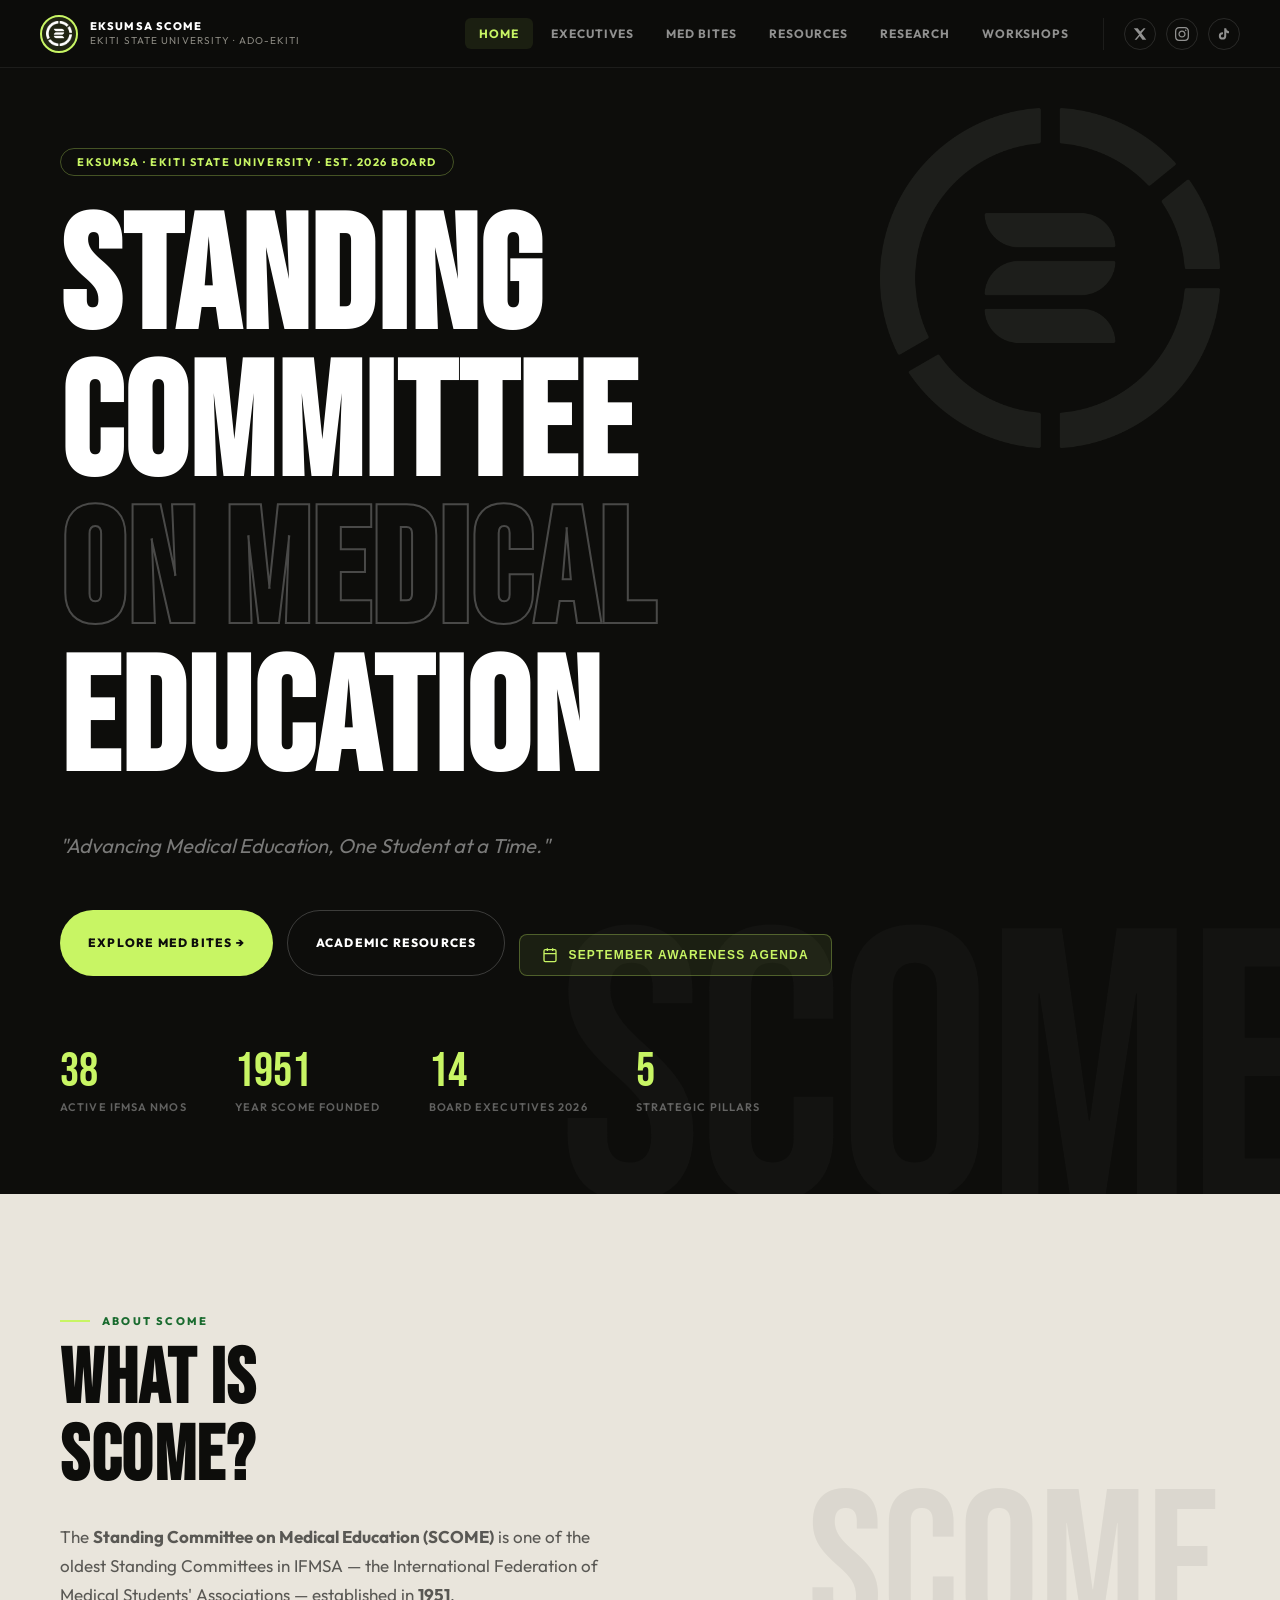
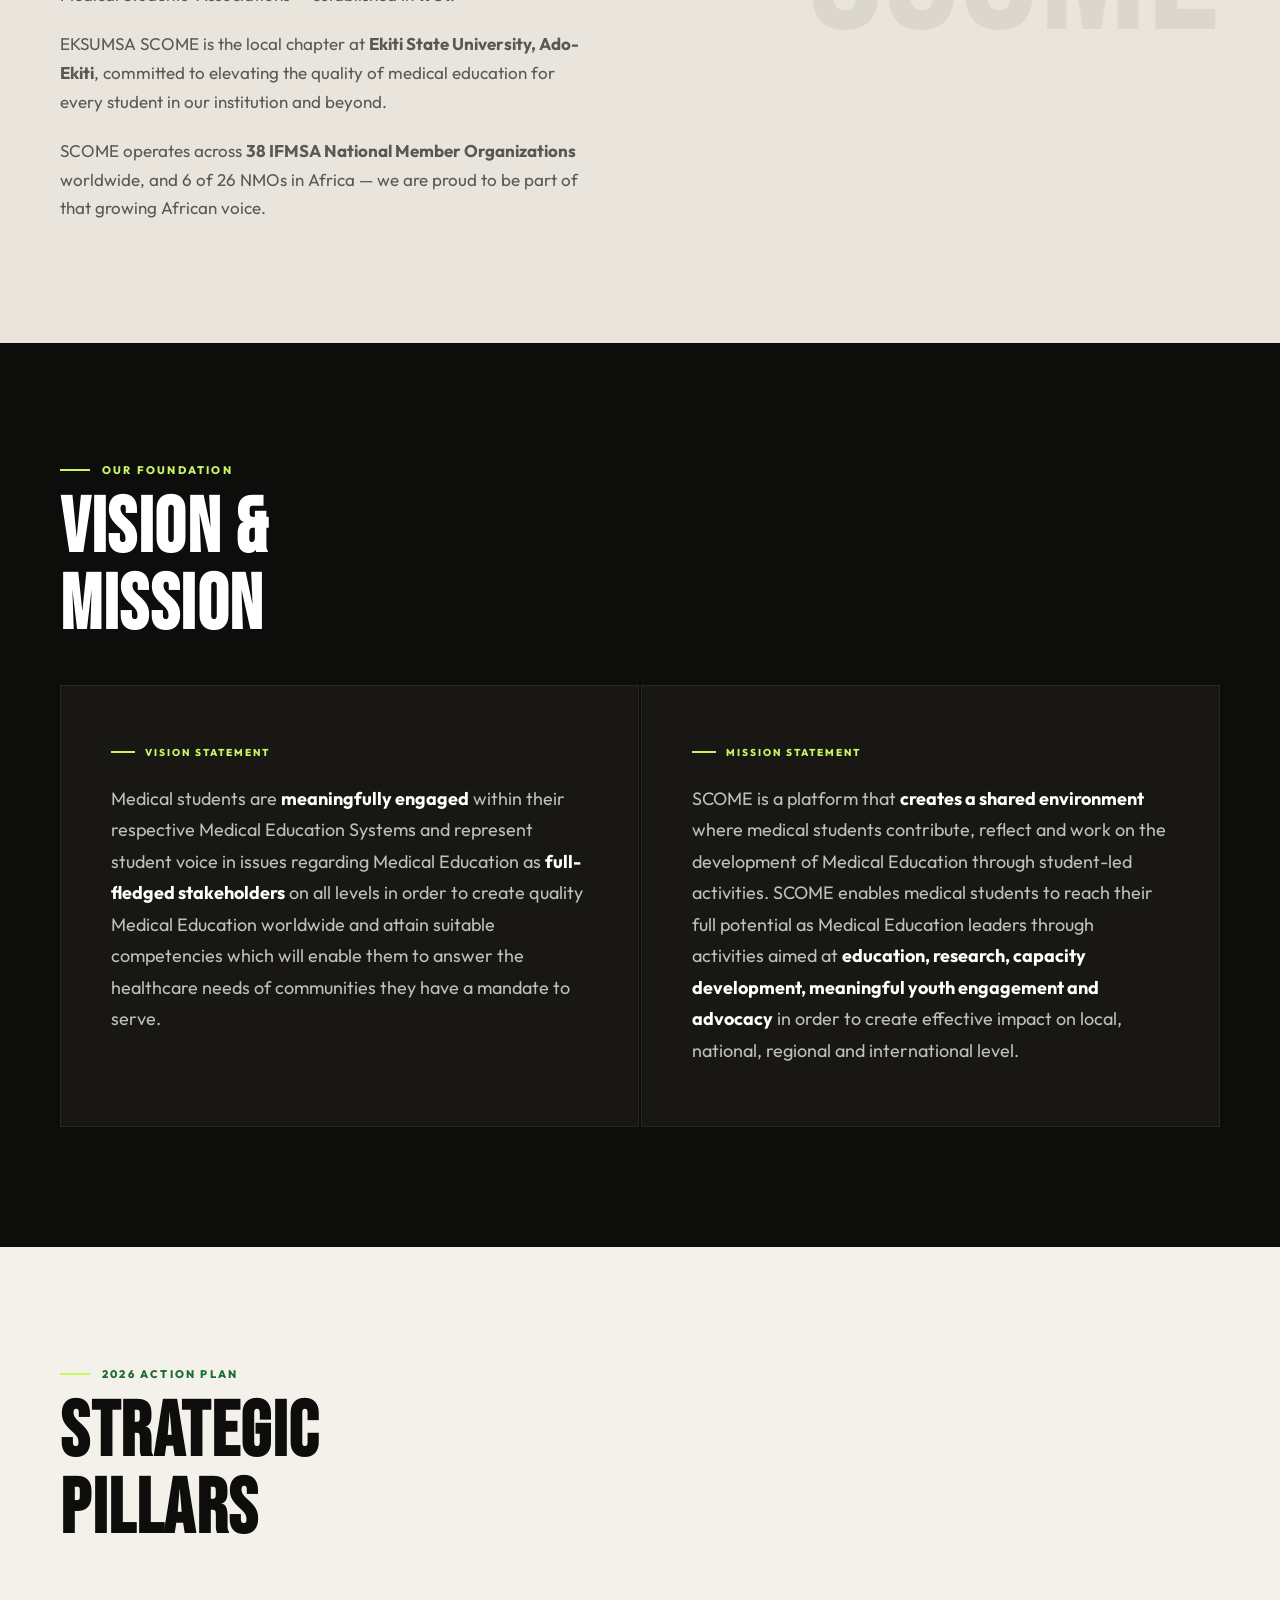
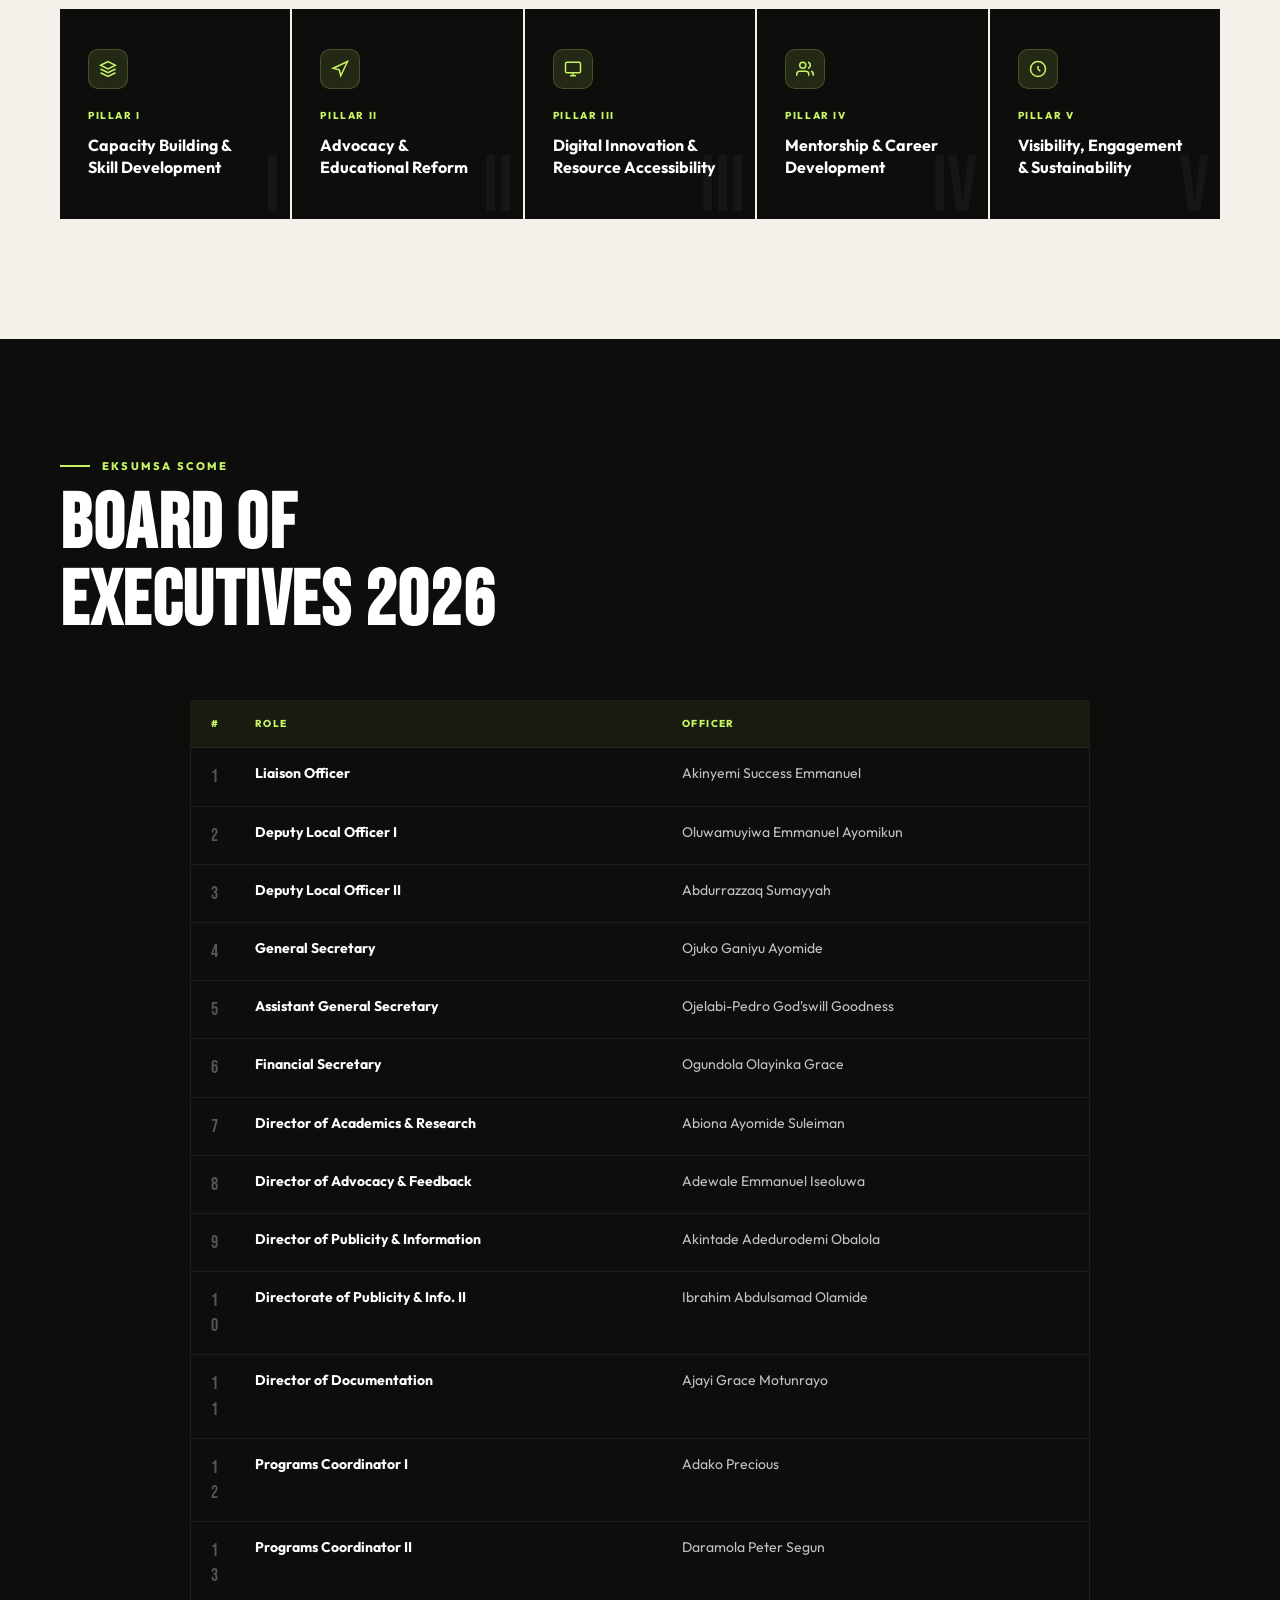
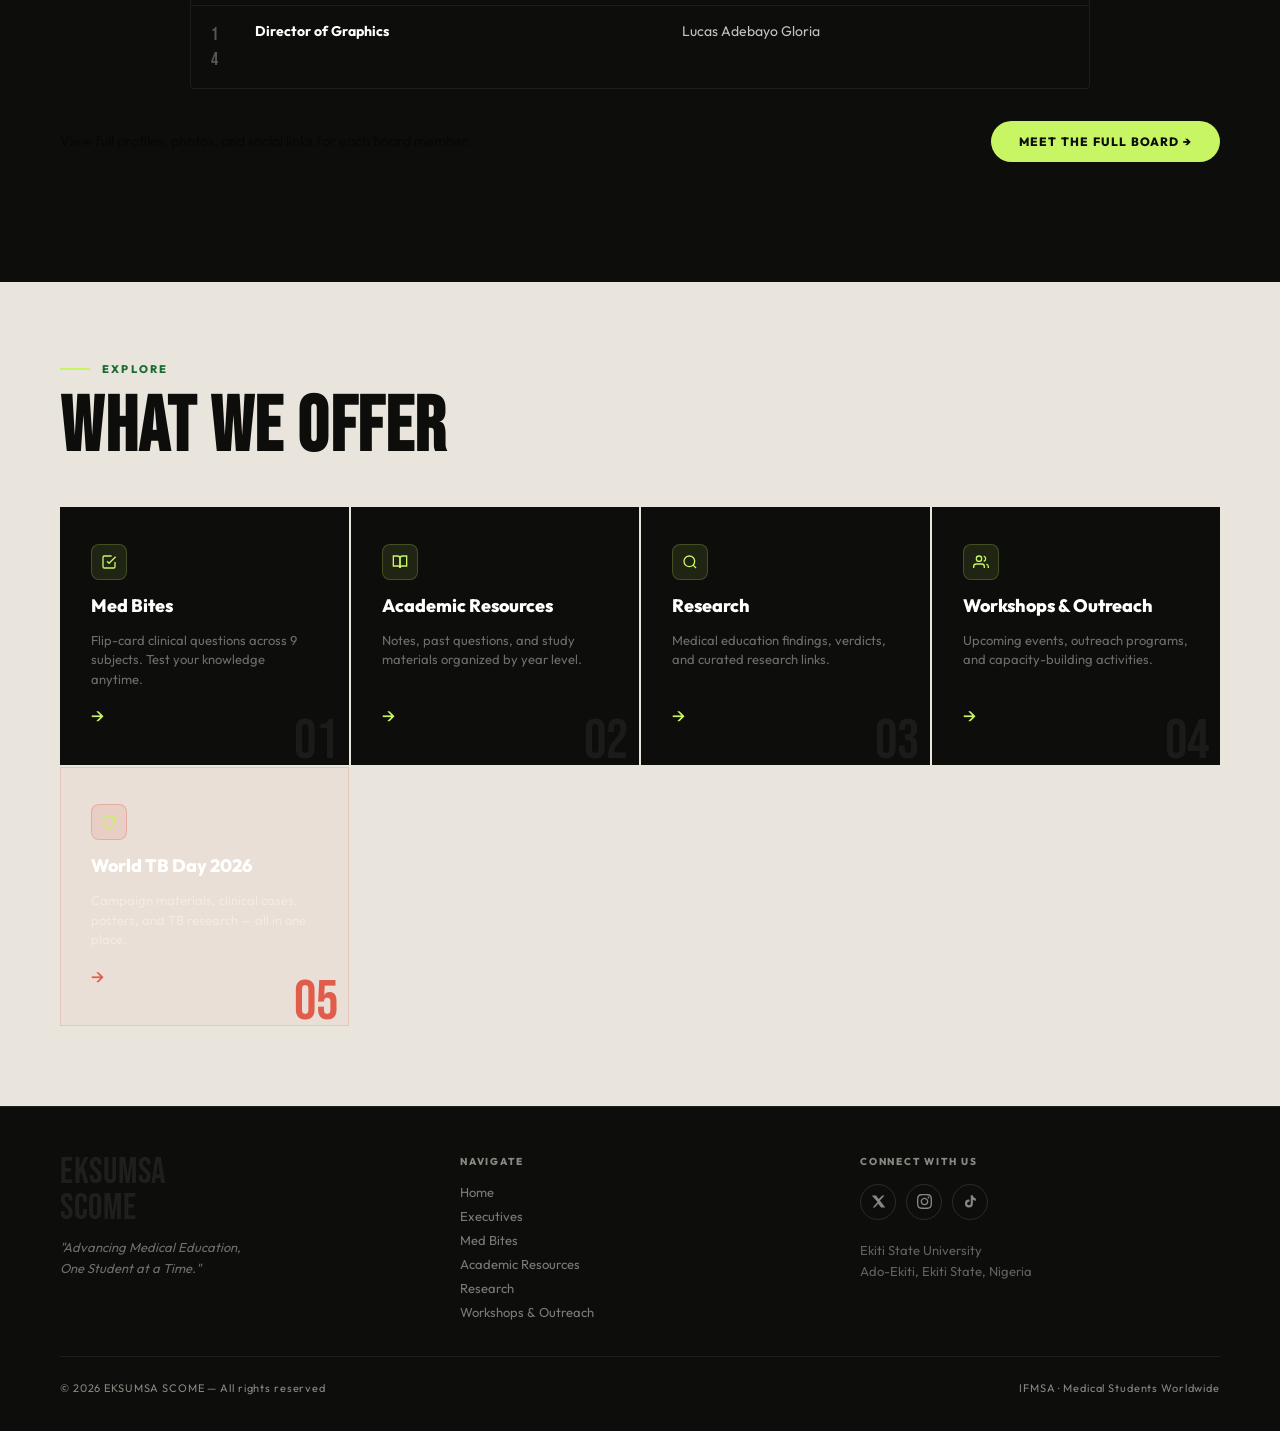
<file: index.html>
<!DOCTYPE html>
<html lang="en">
<head>
<meta charset="UTF-8">
<meta name="viewport" content="width=device-width, initial-scale=1.0">
<title>EKSUMSA SCOME – Home</title>
<link rel="stylesheet" href="style.css">
<style>
/* === PAGE === */
/* ── HERO ── */
#hero {
  min-height: 100vh; background: var(--ink);
  display: flex; flex-direction: column;
  position: relative; overflow: hidden;
}
.hero-bg-word {
  position: absolute; bottom: -80px; right: -40px;
  font-family: 'Bebas Neue'; font-size: clamp(200px,30vw,440px);
  line-height: 1; color: rgba(255,255,255,.025);
  user-select: none; pointer-events: none; letter-spacing: -6px; z-index: 0;
}
.hero-content {
  flex: 1; display: flex; flex-direction: column;
  justify-content: center; padding: 80px 60px;
  position: relative; z-index: 2; max-width: 900px;
}
.hero-tag {
  display: inline-flex; align-items: center; gap: 10px;
  padding: 6px 16px; border-radius: 100px;
  border: 1px solid rgba(200,245,100,.3);
  font-size: 11px; font-weight: 700; letter-spacing: .14em; text-transform: uppercase;
  color: var(--lime); margin-bottom: 32px; width: fit-content;
  animation: fadeUp .7s ease both;
}
.hero-title {
  font-family: 'Bebas Neue';
  font-size: clamp(72px,13vw,160px);
  line-height: .92; letter-spacing: .01em; color: #fff;
  animation: fadeUp .7s .1s ease both;
}
.hero-title em { font-style: normal; color: transparent; -webkit-text-stroke: 2px rgba(255,255,255,.25); }
.hero-sub {
  margin-top: 32px; font-size: 20px; font-weight: 400;
  color: rgba(255,255,255,.45); max-width: 560px; line-height: 1.65;
  font-style: italic;
  animation: fadeUp .7s .2s ease both;
}
.hero-ctas {
  margin-top: 48px; display: flex; gap: 14px; flex-wrap: wrap;
  animation: fadeUp .7s .3s ease both;
}
.hero-stats {
  display: flex; gap: 48px; margin-top: 72px;
  animation: fadeUp .7s .4s ease both;
}
.hero-stat-num {
  font-family: 'Bebas Neue'; font-size: 48px; line-height: 1; color: var(--lime);
}
.hero-stat-label {
  font-size: 11px; font-weight: 600; letter-spacing: .1em; text-transform: uppercase;
  color: rgba(255,255,255,.35); margin-top: 4px;
}

/* ── ABOUT ── */
#about {
  background: var(--sand); padding: 120px 60px;
}
.about-grid {
  display: grid; grid-template-columns: 1fr 1fr; gap: 80px; align-items: center;
  max-width: 1200px; margin: 0 auto;
}
.about-num {
  font-family: 'Bebas Neue'; font-size: 200px; line-height: .9;
  color: rgba(0,0,0,.06); user-select: none; text-align: right;
}

/* ── VISION / MISSION ── */
#vision-mission {
  background: var(--ink); padding: 120px 60px;
}
.vm-grid {
  display: grid; grid-template-columns: 1fr 1fr; gap: 2px;
  max-width: 1200px; margin: 40px auto 0;
}
.vm-card {
  background: var(--ink2); padding: 60px 50px;
  border: 1px solid var(--rule);
}
.vm-card-label {
  font-size: 10px; font-weight: 800; letter-spacing: .2em; text-transform: uppercase;
  color: var(--lime); margin-bottom: 24px;
  display: flex; align-items: center; gap: 10px;
}
.vm-card-label::before { content: ''; width: 24px; height: 2px; background: var(--lime); }
.vm-card-body { font-size: 18px; font-weight: 400; color: rgba(255,255,255,.72); line-height: 1.75; }
.vm-card-body strong { color: #fff; font-weight: 700; }

/* ── PILLARS ── */
#pillars {
  background: var(--cream); padding: 120px 60px;
}
.pillars-header { max-width: 1200px; margin: 0 auto 60px; }
.pillars-grid {
  max-width: 1200px; margin: 0 auto;
  display: grid; grid-template-columns: repeat(5,1fr); gap: 2px;
}
.pillar-card {
  background: var(--ink); padding: 40px 28px;
  position: relative; overflow: hidden;
  transition: transform .25s;
}
.pillar-card:hover { transform: translateY(-4px); }
.pillar-num {
  font-family: 'Bebas Neue'; font-size: 80px; line-height: 1;
  color: rgba(255,255,255,.04); position: absolute; bottom: -8px; right: 10px;
  user-select: none;
}
.pillar-icon {
  width: 40px; height: 40px; border-radius: 10px;
  background: rgba(200,245,100,.12); border: 1px solid rgba(200,245,100,.2);
  display: flex; align-items: center; justify-content: center;
  margin-bottom: 20px;
}
.pillar-icon svg { width: 18px; height: 18px; stroke: var(--lime); fill: none; stroke-width: 2; }
.pillar-label {
  font-size: 10px; font-weight: 800; letter-spacing: .16em; text-transform: uppercase;
  color: var(--lime); margin-bottom: 12px;
}
.pillar-title { font-size: 16px; font-weight: 700; color: #fff; line-height: 1.4; position: relative; z-index: 1; }

/* ── BOARD ── */
#board {
  background: var(--ink); padding: 120px 60px;
}
.board-header { max-width: 1200px; margin: 0 auto 60px; }
.board-table {
  max-width: 900px; margin: 0 auto;
  border: 1px solid var(--rule); border-radius: 4px; overflow: hidden;
}
.board-row {
  display: grid; grid-template-columns: 44px 1fr 1fr;
  border-bottom: 1px solid var(--rule); transition: background .2s;
}
.board-row:last-child { border-bottom: none; }
.board-row:hover { background: rgba(255,255,255,.03); }
.board-row.header { background: rgba(200,245,100,.06); }
.board-cell {
  padding: 16px 20px; font-size: 14px; color: rgba(255,255,255,.75); line-height: 1.4;
}
.board-row.header .board-cell {
  font-size: 10px; font-weight: 800; letter-spacing: .14em; text-transform: uppercase;
  color: var(--lime);
}
.board-cell.num { color: rgba(255,255,255,.3); font-family: 'Bebas Neue'; font-size: 18px; }
.board-cell.role { font-weight: 700; color: #fff; }

/* ── PAGE NAV STRIP ── */
#nav-strip {
  background: var(--sand); padding: 80px 60px;
}
.nav-strip-inner {
  max-width: 1200px; margin: 0 auto;
  display: grid; grid-template-columns: repeat(4,1fr); gap: 2px;
}
.nav-strip-card {
  background: var(--ink); padding: 36px 30px;
  display: flex; flex-direction: column; gap: 14px;
  border: 1px solid transparent; transition: border-color .2s, transform .2s;
  position: relative; overflow: hidden;
}
.nav-strip-card:hover { border-color: var(--lime); transform: translateY(-3px); }
.nav-strip-num {
  font-family: 'Bebas Neue'; font-size: 56px; line-height: 1; color: rgba(255,255,255,.06);
  position: absolute; bottom: -6px; right: 10px; user-select: none;
}
.nav-strip-icon {
  width: 36px; height: 36px; border-radius: 8px;
  background: rgba(200,245,100,.1); border: 1px solid rgba(200,245,100,.2);
  display: flex; align-items: center; justify-content: center;
}
.nav-strip-icon svg { width: 16px; height: 16px; stroke: var(--lime); fill: none; stroke-width: 2; }
.nav-strip-title { font-size: 18px; font-weight: 800; color: #fff; position: relative; z-index: 1; }
.nav-strip-desc { font-size: 13px; color: rgba(255,255,255,.4); line-height: 1.5; position: relative; z-index: 1; }
.nav-strip-arrow {
  font-size: 20px; color: var(--lime); margin-top: auto;
  transition: transform .2s; position: relative; z-index: 1;
}
.nav-strip-card:hover .nav-strip-arrow { transform: translateX(4px); }

@keyframes fadeUp { from{opacity:0;transform:translateY(28px)} to{opacity:1;transform:translateY(0)} }

@media(max-width:900px){
  .hero-content { padding: 60px 24px; }
  .hero-stats { gap: 28px; flex-wrap: wrap; }
  #about { padding: 80px 24px; }
  .about-grid { grid-template-columns: 1fr; gap: 30px; }
  .about-num { display: none; }
  #vision-mission { padding: 80px 24px; }
  .vm-grid { grid-template-columns: 1fr; }
  #pillars { padding: 80px 24px; }
  .pillars-grid { grid-template-columns: 1fr 1fr; }
  #board { padding: 80px 24px; }
  .board-row { grid-template-columns: 36px 1fr; }
  .board-cell.name { grid-column: 1 / -1; padding-top: 0; }
  #nav-strip { padding: 60px 24px; }
  .nav-strip-inner { grid-template-columns: 1fr 1fr; }
}
@media(max-width:500px){
  .pillars-grid { grid-template-columns: 1fr; }
  .nav-strip-inner { grid-template-columns: 1fr; }
}
</style>
</head>
<body class="page-body">

<!-- ═══ NAV ═══ -->
<nav id="site-nav">
  <div class="nav-brand">
    <div class="nav-badge" style="background:rgba(200,245,100,0.1);border-color:var(--lime);padding:4px;"><img src="assets/images/scome-logo.png" width="38" height="38" loading="eager" decoding="async" style="width:100%;height:100%;object-fit:contain;filter:invert(1) brightness(2);" alt="EKSUMSA SCOME logo"></div>
    <div class="nav-brand-text">EKSUMSA SCOME<span>Ekiti State University · Ado-Ekiti</span></div>
  </div>
  <ul class="nav-links">
    <li><a href="index.html" class="active">Home</a></li>
    <li><a href="executives.html">Executives</a></li>
    <li><a href="medbites.html">Med Bites</a></li>
    <li><a href="resources.html">Resources</a></li>
    <li><a href="research.html">Research</a></li>
    <li><a href="workshops.html">Workshops</a></li>
  </ul>
  <div class="nav-socials">
    <a href="https://x.com/i/status/2032176159362822282" target="_blank" title="Twitter / X">
      <svg viewBox="0 0 24 24"><path d="M18.244 2.25h3.308l-7.227 8.26 8.502 11.24H16.17l-4.714-6.231-5.401 6.231H2.744l7.73-8.835L1.254 2.25H8.08l4.253 5.622 5.912-5.622z"/></svg>
    </a>
    <a href="https://www.instagram.com/p/DVy85rdCA8X/?igsh=MXJ3NjY2MWo5M2Y3cg==" target="_blank" title="Instagram">
      <svg viewBox="0 0 24 24"><path d="M12 2.163c3.204 0 3.584.012 4.85.07 3.252.148 4.771 1.691 4.919 4.919.058 1.265.069 1.645.069 4.849 0 3.205-.012 3.584-.069 4.849-.149 3.225-1.664 4.771-4.919 4.919-1.266.058-1.644.07-4.85.07-3.204 0-3.584-.012-4.849-.07-3.26-.149-4.771-1.699-4.919-4.92-.058-1.265-.07-1.644-.07-4.849 0-3.204.013-3.583.07-4.849.149-3.227 1.664-4.771 4.919-4.919 1.266-.057 1.645-.069 4.849-.069zm0-2.163c-3.259 0-3.667.014-4.947.072-4.358.2-6.78 2.618-6.98 6.98-.059 1.281-.073 1.689-.073 4.948 0 3.259.014 3.668.072 4.948.2 4.358 2.618 6.78 6.98 6.98 1.281.058 1.689.072 4.948.072 3.259 0 3.668-.014 4.948-.072 4.354-.2 6.782-2.618 6.979-6.98.059-1.28.073-1.689.073-4.948 0-3.259-.014-3.667-.072-4.947-.196-4.354-2.617-6.78-6.979-6.98-1.281-.059-1.69-.073-4.949-.073zm0 5.838c-3.403 0-6.162 2.759-6.162 6.162s2.759 6.163 6.162 6.163 6.162-2.759 6.162-6.163c0-3.403-2.759-6.162-6.162-6.162zm0 10.162c-2.209 0-4-1.79-4-4 0-2.209 1.791-4 4-4s4 1.791 4 4c0 2.21-1.791 4-4 4zm6.406-11.845c-.796 0-1.441.645-1.441 1.44s.645 1.44 1.441 1.44c.795 0 1.439-.645 1.439-1.44s-.644-1.44-1.439-1.44z"/></svg>
    </a>
    <a href="https://vt.tiktok.com/ZSuUeLGCw/" target="_blank" title="TikTok">
      <svg viewBox="0 0 24 24"><path d="M19.59 6.69a4.83 4.83 0 0 1-3.77-4.25V2h-3.45v13.67a2.89 2.89 0 0 1-2.88 2.5 2.89 2.89 0 0 1-2.89-2.89 2.89 2.89 0 0 1 2.89-2.89c.28 0 .54.04.79.1V9.01a6.34 6.34 0 0 0-.79-.05 6.34 6.34 0 0 0-6.34 6.34 6.34 6.34 0 0 0 6.34 6.34 6.34 6.34 0 0 0 6.33-6.34V9.33a8.16 8.16 0 0 0 4.77 1.52V7.4a4.85 4.85 0 0 1-1-.71z"/></svg>
    </a>
  </div>
  <div class="nav-hamburger" id="hamburger" onclick="toggleMenu()">
    <span></span><span></span><span></span>
  </div>
</nav>

<div class="nav-mobile-menu" id="mobile-menu">
  <a href="index.html" class="active">Home</a>
  <a href="medbites.html">Med Bites</a>
  <a href="resources.html">Academic Resources</a>
  <a href="research.html">Research</a>
  <a href="workshops.html">Workshops & Outreach</a>
  <div class="nav-mobile-socials">
    <a href="https://x.com/i/status/2032176159362822282" target="_blank"><svg viewBox="0 0 24 24" fill="rgba(255,255,255,.6)"><path d="M18.244 2.25h3.308l-7.227 8.26 8.502 11.24H16.17l-4.714-6.231-5.401 6.231H2.744l7.73-8.835L1.254 2.25H8.08l4.253 5.622 5.912-5.622z"/></svg></a>
    <a href="https://www.instagram.com/p/DVy85rdCA8X/?igsh=MXJ3NjY2MWo5M2Y3cg==" target="_blank"><svg viewBox="0 0 24 24" fill="rgba(255,255,255,.6)"><path d="M12 2.163c3.204 0 3.584.012 4.85.07 3.252.148 4.771 1.691 4.919 4.919.058 1.265.069 1.645.069 4.849 0 3.205-.012 3.584-.069 4.849-.149 3.225-1.664 4.771-4.919 4.919-1.266.058-1.644.07-4.85.07-3.204 0-3.584-.012-4.849-.07-3.26-.149-4.771-1.699-4.919-4.92-.058-1.265-.07-1.644-.07-4.849 0-3.204.013-3.583.07-4.849.149-3.227 1.664-4.771 4.919-4.919 1.266-.057 1.645-.069 4.849-.069zm0-2.163c-3.259 0-3.667.014-4.947.072-4.358.2-6.78 2.618-6.98 6.98-.059 1.281-.073 1.689-.073 4.948 0 3.259.014 3.668.072 4.948.2 4.358 2.618 6.78 6.98 6.98 1.281.058 1.689.072 4.948.072 3.259 0 3.668-.014 4.948-.072 4.354-.2 6.782-2.618 6.979-6.98.059-1.28.073-1.689.073-4.948 0-3.259-.014-3.667-.072-4.947-.196-4.354-2.617-6.78-6.979-6.98-1.281-.059-1.69-.073-4.949-.073zm0 5.838c-3.403 0-6.162 2.759-6.162 6.162s2.759 6.163 6.162 6.163 6.162-2.759 6.162-6.163c0-3.403-2.759-6.162-6.162-6.162zm0 10.162c-2.209 0-4-1.79-4-4 0-2.209 1.791-4 4-4s4 1.791 4 4c0 2.21-1.791 4-4 4zm6.406-11.845c-.796 0-1.441.645-1.441 1.44s.645 1.44 1.441 1.44c.795 0 1.439-.645 1.439-1.44s-.644-1.44-1.439-1.44z"/></svg></a>
    <a href="https://vt.tiktok.com/ZSuUeLGCw/" target="_blank"><svg viewBox="0 0 24 24" fill="rgba(255,255,255,.6)"><path d="M19.59 6.69a4.83 4.83 0 0 1-3.77-4.25V2h-3.45v13.67a2.89 2.89 0 0 1-2.88 2.5 2.89 2.89 0 0 1-2.89-2.89 2.89 2.89 0 0 1 2.89-2.89c.28 0 .54.04.79.1V9.01a6.34 6.34 0 0 0-.79-.05 6.34 6.34 0 0 0-6.34 6.34 6.34 6.34 0 0 0 6.34 6.34 6.34 6.34 0 0 0 6.33-6.34V9.33a8.16 8.16 0 0 0 4.77 1.52V7.4a4.85 4.85 0 0 1-1-.71z"/></svg></a>
  </div>
</div>

<!-- ═══ HERO ═══ -->
<section id="hero">
  <div class="hero-bg-word">SCOME</div>
  <div style="position:absolute;top:40px;right:60px;z-index:1;opacity:0.07;width:340px;height:340px;pointer-events:none;">
    <img src="assets/images/scome-logo.png" width="340" height="340" loading="lazy" decoding="async" style="width:100%;height:100%;object-fit:contain;filter:invert(1);" alt="" aria-hidden="true">
  </div>
  <div class="hero-content">
    <div class="hero-tag">EKSUMSA · Ekiti State University · Est. 2026 Board</div>
    <h1 class="hero-title">Standing<br>Committee<br><em>on Medical</em><br>Education</h1>
    <p class="hero-sub">"Advancing Medical Education, One Student at a Time."</p>
    <div class="hero-ctas">
      <a href="medbites.html" class="btn-pill primary">Explore Med Bites →</a>
      <a href="resources.html" class="btn-pill outline">Academic Resources</a>
      <button class="agenda-open-btn" onclick="openAgenda()">
        <svg viewBox="0 0 24 24"><rect x="3" y="4" width="18" height="18" rx="2"/><path d="M16 2v4M8 2v4M3 10h18"/></svg>
        September Awareness Agenda
      </button>
    </div>
    <div class="hero-stats">
      <div>
        <div class="hero-stat-num">38</div>
        <div class="hero-stat-label">Active IFMSA NMOs</div>
      </div>
      <div>
        <div class="hero-stat-num">1951</div>
        <div class="hero-stat-label">Year SCOME Founded</div>
      </div>
      <div>
        <div class="hero-stat-num">14</div>
        <div class="hero-stat-label">Board Executives 2026</div>
      </div>
      <div>
        <div class="hero-stat-num">5</div>
        <div class="hero-stat-label">Strategic Pillars</div>
      </div>
    </div>
  </div>
</section>

<!-- ═══ ABOUT ═══ -->
<section id="about">
  <div class="about-grid reveal">
    <div>
      <div class="section-eyebrow" style="color:var(--green)">About SCOME</div>
      <h2 class="section-title-xl dark" style="margin-bottom:28px;">What is<br>SCOME?</h2>
      <p class="section-body-text dark" style="margin-bottom:20px;">
        The <strong>Standing Committee on Medical Education (SCOME)</strong> is one of the oldest Standing Committees in IFMSA — the International Federation of Medical Students' Associations — established in <strong>1951</strong>.
      </p>
      <p class="section-body-text dark" style="margin-bottom:20px;">
        EKSUMSA SCOME is the local chapter at <strong>Ekiti State University, Ado-Ekiti</strong>, committed to elevating the quality of medical education for every student in our institution and beyond.
      </p>
      <p class="section-body-text dark">
        SCOME operates across <strong>38 IFMSA National Member Organizations</strong> worldwide, and 6 of 26 NMOs in Africa — we are proud to be part of that growing African voice.
      </p>
    </div>
    <div class="about-num">SCOME</div>
  </div>
</section>

<!-- ═══ VISION & MISSION ═══ -->
<section id="vision-mission">
  <div style="max-width:1200px;margin:0 auto;">
    <div class="section-eyebrow reveal">Our Foundation</div>
    <h2 class="section-title-xl reveal" style="margin-bottom:8px;">Vision &<br>Mission</h2>
  </div>
  <div class="vm-grid reveal">
    <div class="vm-card">
      <div class="vm-card-label">Vision Statement</div>
      <p class="vm-card-body">
        Medical students are <strong>meaningfully engaged</strong> within their respective Medical Education Systems and represent student voice in issues regarding Medical Education as <strong>full-fledged stakeholders</strong> on all levels in order to create quality Medical Education worldwide and attain suitable competencies which will enable them to answer the healthcare needs of communities they have a mandate to serve.
      </p>
    </div>
    <div class="vm-card">
      <div class="vm-card-label">Mission Statement</div>
      <p class="vm-card-body">
        SCOME is a platform that <strong>creates a shared environment</strong> where medical students contribute, reflect and work on the development of Medical Education through student-led activities. SCOME enables medical students to reach their full potential as Medical Education leaders through activities aimed at <strong>education, research, capacity development, meaningful youth engagement and advocacy</strong> in order to create effective impact on local, national, regional and international level.
      </p>
    </div>
  </div>
</section>

<!-- ═══ STRATEGIC PILLARS ═══ -->
<section id="pillars">
  <div class="pillars-header reveal">
    <div class="section-eyebrow" style="color:var(--green)">2026 Action Plan</div>
    <h2 class="section-title-xl dark">Strategic<br>Pillars</h2>
  </div>
  <div class="pillars-grid">
    <div class="pillar-card reveal">
      <div class="pillar-num">I</div>
      <div class="pillar-icon"><svg viewBox="0 0 24 24"><path d="M12 2L2 7l10 5 10-5-10-5zM2 17l10 5 10-5M2 12l10 5 10-5"/></svg></div>
      <div class="pillar-label">Pillar I</div>
      <div class="pillar-title">Capacity Building & Skill Development</div>
    </div>
    <div class="pillar-card reveal">
      <div class="pillar-num">II</div>
      <div class="pillar-icon"><svg viewBox="0 0 24 24"><path d="M3 11l19-9-9 19-2-8-8-2z"/></svg></div>
      <div class="pillar-label">Pillar II</div>
      <div class="pillar-title">Advocacy & Educational Reform</div>
    </div>
    <div class="pillar-card reveal">
      <div class="pillar-num">III</div>
      <div class="pillar-icon"><svg viewBox="0 0 24 24"><rect x="2" y="3" width="20" height="14" rx="2"/><path d="M8 21h8M12 17v4"/></svg></div>
      <div class="pillar-label">Pillar III</div>
      <div class="pillar-title">Digital Innovation & Resource Accessibility</div>
    </div>
    <div class="pillar-card reveal">
      <div class="pillar-num">IV</div>
      <div class="pillar-icon"><svg viewBox="0 0 24 24"><path d="M17 21v-2a4 4 0 0 0-4-4H5a4 4 0 0 0-4 4v2"/><circle cx="9" cy="7" r="4"/><path d="M23 21v-2a4 4 0 0 0-3-3.87M16 3.13a4 4 0 0 1 0 7.75"/></svg></div>
      <div class="pillar-label">Pillar IV</div>
      <div class="pillar-title">Mentorship & Career Development</div>
    </div>
    <div class="pillar-card reveal">
      <div class="pillar-num">V</div>
      <div class="pillar-icon"><svg viewBox="0 0 24 24"><circle cx="12" cy="12" r="10"/><path d="M12 8v4l3 3"/></svg></div>
      <div class="pillar-label">Pillar V</div>
      <div class="pillar-title">Visibility, Engagement & Sustainability</div>
    </div>
  </div>
</section>

<!-- ═══ BOARD OF EXECUTIVES ═══ -->
<section id="board">
  <div class="board-header">
    <div class="section-eyebrow reveal">EKSUMSA SCOME</div>
    <h2 class="section-title-xl reveal" style="margin-bottom:8px;">Board of<br>Executives 2026</h2>
  </div>
  <div class="board-table reveal">
    <div class="board-row header">
      <div class="board-cell">#</div>
      <div class="board-cell">Role</div>
      <div class="board-cell">Officer</div>
    </div>
    <div class="board-row"><div class="board-cell num">1</div><div class="board-cell role">Liaison Officer</div><div class="board-cell">Akinyemi Success Emmanuel</div></div>
    <div class="board-row"><div class="board-cell num">2</div><div class="board-cell role">Deputy Local Officer I</div><div class="board-cell">Oluwamuyiwa Emmanuel Ayomikun</div></div>
    <div class="board-row"><div class="board-cell num">3</div><div class="board-cell role">Deputy Local Officer II</div><div class="board-cell">Abdurrazzaq Sumayyah</div></div>
    <div class="board-row"><div class="board-cell num">4</div><div class="board-cell role">General Secretary</div><div class="board-cell">Ojuko Ganiyu Ayomide</div></div>
    <div class="board-row"><div class="board-cell num">5</div><div class="board-cell role">Assistant General Secretary</div><div class="board-cell">Ojelabi-Pedro God'swill Goodness</div></div>
    <div class="board-row"><div class="board-cell num">6</div><div class="board-cell role">Financial Secretary</div><div class="board-cell">Ogundola Olayinka Grace</div></div>
    <div class="board-row"><div class="board-cell num">7</div><div class="board-cell role">Director of Academics & Research</div><div class="board-cell">Abiona Ayomide Suleiman</div></div>
    <div class="board-row"><div class="board-cell num">8</div><div class="board-cell role">Director of Advocacy & Feedback</div><div class="board-cell">Adewale Emmanuel Iseoluwa</div></div>
    <div class="board-row"><div class="board-cell num">9</div><div class="board-cell role">Director of Publicity & Information</div><div class="board-cell">Akintade Adedurodemi Obalola</div></div>
    <div class="board-row"><div class="board-cell num">10</div><div class="board-cell role">Directorate of Publicity & Info. II</div><div class="board-cell">Ibrahim Abdulsamad Olamide</div></div>
    <div class="board-row"><div class="board-cell num">11</div><div class="board-cell role">Director of Documentation</div><div class="board-cell">Ajayi Grace Motunrayo</div></div>
    <div class="board-row"><div class="board-cell num">12</div><div class="board-cell role">Programs Coordinator I</div><div class="board-cell">Adako Precious</div></div>
    <div class="board-row"><div class="board-cell num">13</div><div class="board-cell role">Programs Coordinator II</div><div class="board-cell">Daramola Peter Segun</div></div>
    <div class="board-row"><div class="board-cell num">14</div><div class="board-cell role">Director of Graphics</div><div class="board-cell">Lucas Adebayo Gloria</div></div>
  </div>
  <div style="margin-top:32px;display:flex;align-items:center;justify-content:space-between;flex-wrap:wrap;gap:16px;" class="reveal">
    <p style="font-size:14px;color:rgba(0,0,0,.45);">View full profiles, photos, and social links for each board member.</p>
    <a href="executives.html" class="btn-pill primary">Meet the Full Board →</a>
  </div>
</section>

<!-- ═══ EXPLORE THE SITE ═══ -->
<section id="nav-strip">
  <div style="max-width:1200px;margin:0 auto 40px;">
    <div class="section-eyebrow" style="color:var(--green)">Explore</div>
    <h2 class="section-title-xl dark">What we offer</h2>
  </div>
  <div class="nav-strip-inner">
    <a href="medbites.html" class="nav-strip-card reveal">
      <div class="nav-strip-num">01</div>
      <div class="nav-strip-icon"><svg viewBox="0 0 24 24"><path d="M9 11l3 3L22 4"/><path d="M21 12v7a2 2 0 0 1-2 2H5a2 2 0 0 1-2-2V5a2 2 0 0 1 2-2h11"/></svg></div>
      <div class="nav-strip-title">Med Bites</div>
      <div class="nav-strip-desc">Flip-card clinical questions across 9 subjects. Test your knowledge anytime.</div>
      <div class="nav-strip-arrow">→</div>
    </a>
    <a href="resources.html" class="nav-strip-card reveal">
      <div class="nav-strip-num">02</div>
      <div class="nav-strip-icon"><svg viewBox="0 0 24 24"><path d="M2 3h6a4 4 0 0 1 4 4v14a3 3 0 0 0-3-3H2z"/><path d="M22 3h-6a4 4 0 0 0-4 4v14a3 3 0 0 1 3-3h7z"/></svg></div>
      <div class="nav-strip-title">Academic Resources</div>
      <div class="nav-strip-desc">Notes, past questions, and study materials organized by year level.</div>
      <div class="nav-strip-arrow">→</div>
    </a>
    <a href="research.html" class="nav-strip-card reveal">
      <div class="nav-strip-num">03</div>
      <div class="nav-strip-icon"><svg viewBox="0 0 24 24"><circle cx="11" cy="11" r="8"/><path d="m21 21-4.35-4.35"/></svg></div>
      <div class="nav-strip-title">Research</div>
      <div class="nav-strip-desc">Medical education findings, verdicts, and curated research links.</div>
      <div class="nav-strip-arrow">→</div>
    </a>
    <a href="workshops.html" class="nav-strip-card reveal">
      <div class="nav-strip-num">04</div>
      <div class="nav-strip-icon"><svg viewBox="0 0 24 24"><path d="M17 21v-2a4 4 0 0 0-4-4H5a4 4 0 0 0-4 4v2"/><circle cx="9" cy="7" r="4"/><path d="M23 21v-2a4 4 0 0 0-3-3.87M16 3.13a4 4 0 0 1 0 7.75"/></svg></div>
      <div class="nav-strip-title">Workshops & Outreach</div>
      <div class="nav-strip-desc">Upcoming events, outreach programs, and capacity-building activities.</div>
      <div class="nav-strip-arrow">→</div>
    </a>
    <a href="tb-day.html" class="nav-strip-card reveal" style="border:1px solid rgba(224,92,75,.2);background:rgba(224,92,75,.04);">
      <div class="nav-strip-num" style="color:#e05c4b;">05</div>
      <div class="nav-strip-icon" style="background:rgba(224,92,75,.12);border-color:rgba(224,92,75,.3);"><svg viewBox="0 0 24 24" stroke="#e05c4b"><path d="M12 22s8-4 8-10V5l-8-3-8 3v7c0 6 8 10 8 10z"/></svg></div>
      <div class="nav-strip-title" style="color:#fff;">World TB Day 2026</div>
      <div class="nav-strip-desc">Campaign materials, clinical cases, posters, and TB research — all in one place.</div>
      <div class="nav-strip-arrow" style="color:#e05c4b;">→</div>
    </a>
  </div>
</section>

<!-- ═══ FOOTER ═══ -->
<footer class="site-footer">
  <div class="footer-inner">
    <div>
      <div class="footer-brand-big">EKSUMSA<br>SCOME</div>
      <p class="footer-tagline">"Advancing Medical Education,<br>One Student at a Time."</p>
    </div>
    <div>
      <div class="footer-col-title">Navigate</div>
      <div class="footer-links">
        <a href="index.html">Home</a>
  <a href="executives.html">Executives</a>
        <a href="medbites.html">Med Bites</a>
        <a href="resources.html">Academic Resources</a>
        <a href="research.html">Research</a>
        <a href="workshops.html">Workshops & Outreach</a>
      </div>
    </div>
    <div>
      <div class="footer-col-title">Connect with us</div>
      <div class="footer-socials-row" style="margin-bottom:20px;">
        <a href="https://x.com/i/status/2032176159362822282" target="_blank" title="Twitter / X"><svg viewBox="0 0 24 24"><path d="M18.244 2.25h3.308l-7.227 8.26 8.502 11.24H16.17l-4.714-6.231-5.401 6.231H2.744l7.73-8.835L1.254 2.25H8.08l4.253 5.622 5.912-5.622z"/></svg></a>
        <a href="https://www.instagram.com/p/DVy85rdCA8X/?igsh=MXJ3NjY2MWo5M2Y3cg==" target="_blank" title="Instagram"><svg viewBox="0 0 24 24"><path d="M12 2.163c3.204 0 3.584.012 4.85.07 3.252.148 4.771 1.691 4.919 4.919.058 1.265.069 1.645.069 4.849 0 3.205-.012 3.584-.069 4.849-.149 3.225-1.664 4.771-4.919 4.919-1.266.058-1.644.07-4.85.07-3.204 0-3.584-.012-4.849-.07-3.26-.149-4.771-1.699-4.919-4.92-.058-1.265-.07-1.644-.07-4.849 0-3.204.013-3.583.07-4.849.149-3.227 1.664-4.771 4.919-4.919 1.266-.057 1.645-.069 4.849-.069zm0-2.163c-3.259 0-3.667.014-4.947.072-4.358.2-6.78 2.618-6.98 6.98-.059 1.281-.073 1.689-.073 4.948 0 3.259.014 3.668.072 4.948.2 4.358 2.618 6.78 6.98 6.98 1.281.058 1.689.072 4.948.072 3.259 0 3.668-.014 4.948-.072 4.354-.2 6.782-2.618 6.979-6.98.059-1.28.073-1.689.073-4.948 0-3.259-.014-3.667-.072-4.947-.196-4.354-2.617-6.78-6.979-6.98-1.281-.059-1.69-.073-4.949-.073zm0 5.838c-3.403 0-6.162 2.759-6.162 6.162s2.759 6.163 6.162 6.163 6.162-2.759 6.162-6.163c0-3.403-2.759-6.162-6.162-6.162zm0 10.162c-2.209 0-4-1.79-4-4 0-2.209 1.791-4 4-4s4 1.791 4 4c0 2.21-1.791 4-4 4zm6.406-11.845c-.796 0-1.441.645-1.441 1.44s.645 1.44 1.441 1.44c.795 0 1.439-.645 1.439-1.44s-.644-1.44-1.439-1.44z"/></svg></a>
        <a href="https://vt.tiktok.com/ZSuUeLGCw/" target="_blank" title="TikTok"><svg viewBox="0 0 24 24"><path d="M19.59 6.69a4.83 4.83 0 0 1-3.77-4.25V2h-3.45v13.67a2.89 2.89 0 0 1-2.88 2.5 2.89 2.89 0 0 1-2.89-2.89 2.89 2.89 0 0 1 2.89-2.89c.28 0 .54.04.79.1V9.01a6.34 6.34 0 0 0-.79-.05 6.34 6.34 0 0 0-6.34 6.34 6.34 6.34 0 0 0 6.34 6.34 6.34 6.34 0 0 0 6.33-6.34V9.33a8.16 8.16 0 0 0 4.77 1.52V7.4a4.85 4.85 0 0 1-1-.71z"/></svg></a>
      </div>
      <p style="font-size:13px;color:rgba(255,255,255,.35);line-height:1.6;">Ekiti State University<br>Ado-Ekiti, Ekiti State, Nigeria</p>
    </div>
  </div>
  <div class="footer-bottom">
    <span>© 2026 EKSUMSA SCOME — All rights reserved</span>
    <span>IFMSA · Medical Students Worldwide</span>
  </div>
</footer>

<!-- SEPTEMBER AGENDA MODAL -->
<div class="agenda-modal-overlay" id="agendaModal" onclick="closeAgendaOutside(event)">
  <div class="agenda-drawer">
    <div class="agenda-drawer-handle"></div>
    <div class="agenda-drawer-header">
      <div>
        <div class="agenda-drawer-title">September Agenda</div>
        <div class="agenda-drawer-sub">SCOME Medical Awareness — September 2026</div>
      </div>
      <button class="agenda-close-btn" onclick="closeAgenda()">
        <svg viewBox="0 0 24 24"><path d="M18 6L6 18M6 6l12 12"/></svg>
      </button>
    </div>
    <div style="margin:0 0 16px;padding:12px 16px;border-radius:8px;background:rgba(200,245,100,.06);border:1px solid rgba(200,245,100,.15)">
      <div style="font-size:9px;font-weight:800;letter-spacing:.16em;text-transform:uppercase;color:var(--lime);margin-bottom:4px">September Theme</div>
      <div style="font-size:12px;color:rgba(255,255,255,.6);line-height:1.55;font-style:italic">"Promoting Mental Health, Suicide Prevention &amp; Patient Safety in Medical Education."</div>
    </div>
    <div class="agenda-event-list">

      <div class="agenda-event">
        <div class="agenda-event-date"><div class="agenda-event-day">10</div><div class="agenda-event-mon">SEP</div></div>
        <div class="agenda-event-body">
          <div class="agenda-event-focus">Psychiatry &amp; Mental Health</div>
          <div class="agenda-event-name">🧠 World Suicide Prevention Day</div>
          <div class="agenda-event-points">Suicide prevention &amp; mental health awareness · Peer-to-peer discussions · Educational posts · Collaboration with mental health organizations</div>
        </div>
      </div>

      <div class="agenda-event">
        <div class="agenda-event-date"><div class="agenda-event-day">17</div><div class="agenda-event-mon">SEP</div></div>
        <div class="agenda-event-body">
          <div class="agenda-event-focus">Patient Safety</div>
          <div class="agenda-event-name">🏥 World Patient Safety Day</div>
          <div class="agenda-event-points">Webinar on safe healthcare practices · Case-study discussions · Patient safety protocols training · Patient Safety Pledge Campaign</div>
        </div>
      </div>

    </div>
  </div>
</div>

<script src="scripts.js"></script>
</body>
</html>
</file>
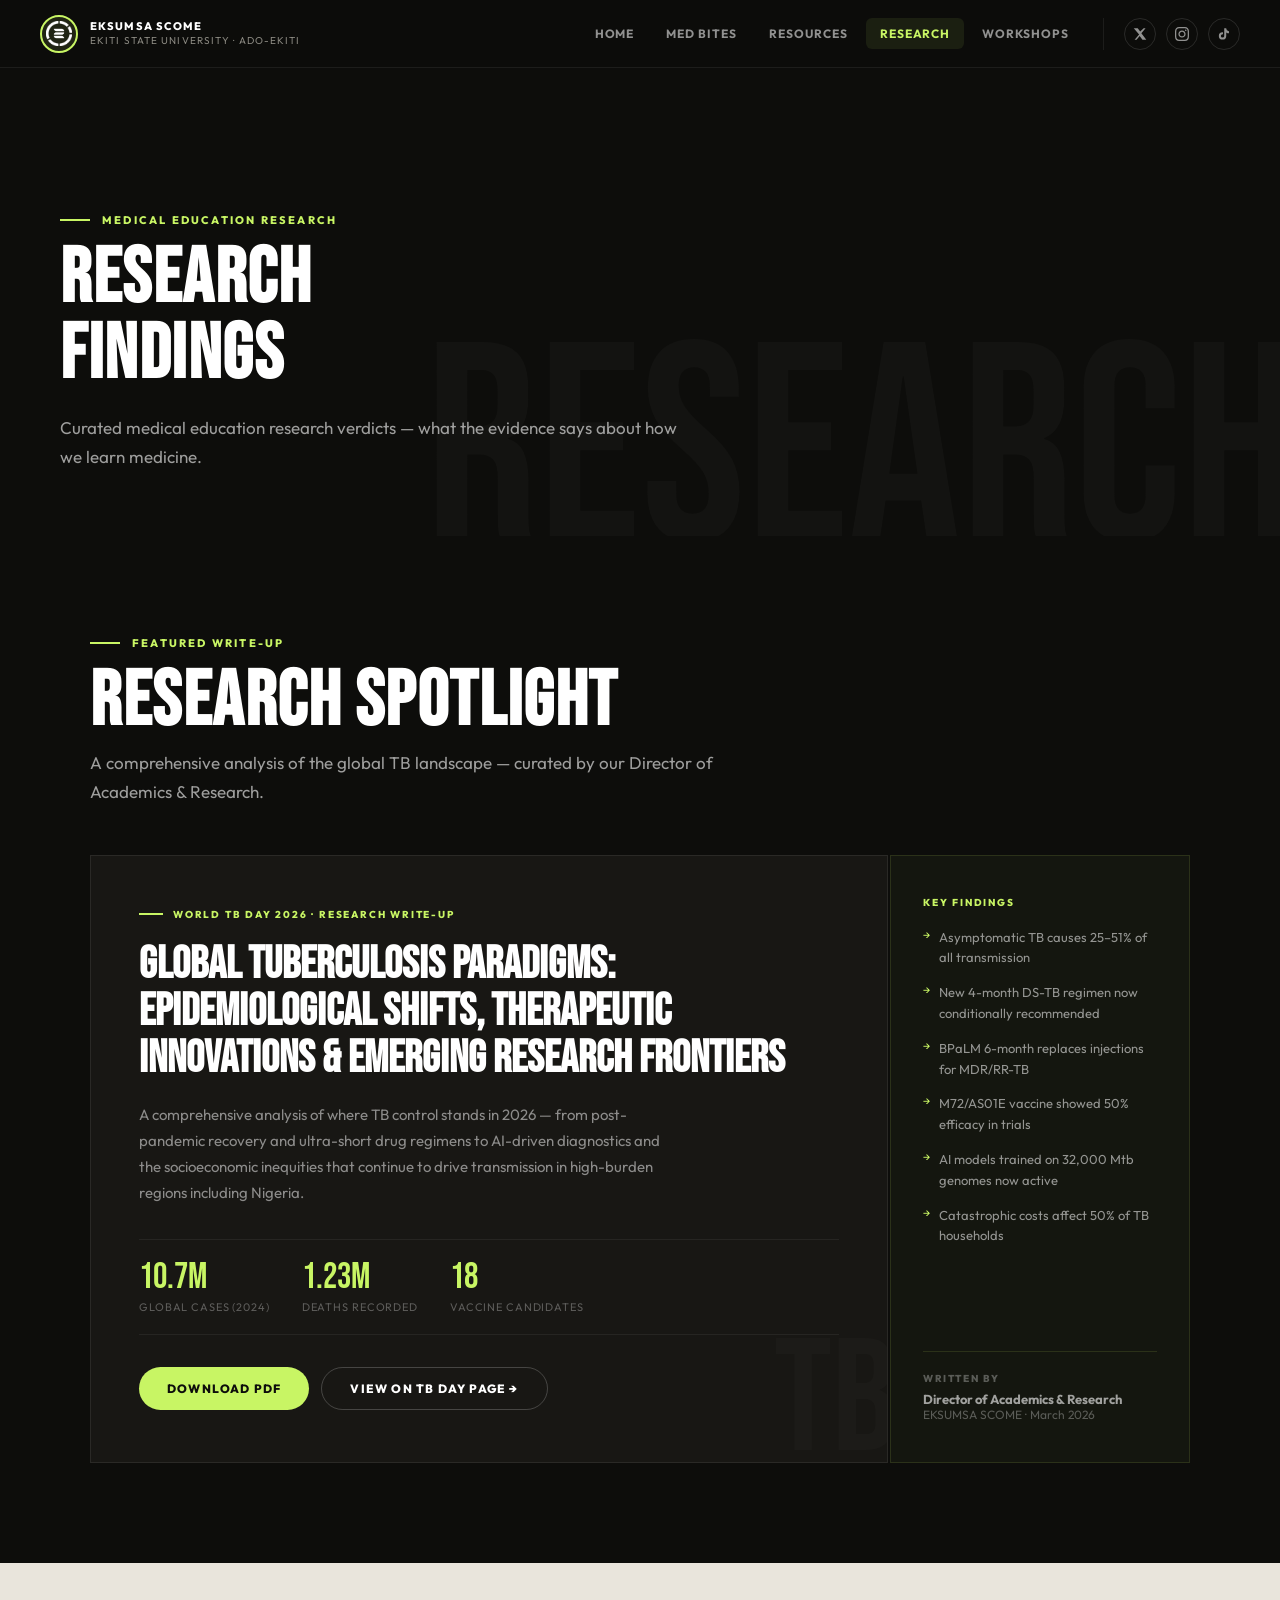
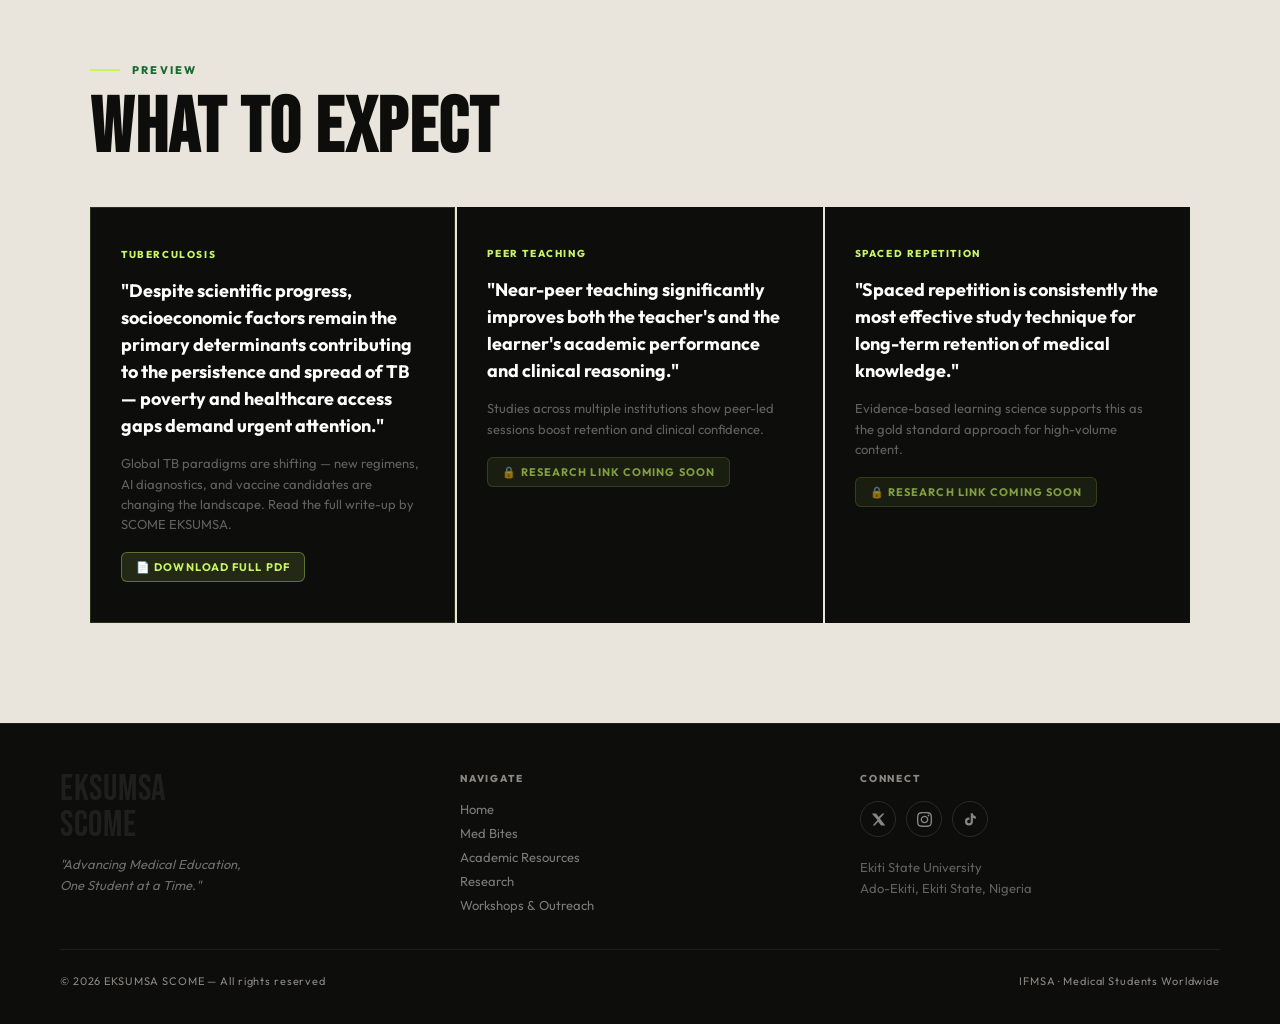
<file: research.html>
<!DOCTYPE html>
<html lang="en">
<head>
<meta charset="UTF-8">
<meta name="viewport" content="width=device-width, initial-scale=1.0">
<title>Research – EKSUMSA SCOME</title>
<link rel="stylesheet" href="style.css">
<style>
/* === PAGE === */
.page-hero{min-height:52vh;background:var(--ink);display:flex;flex-direction:column;justify-content:flex-end;padding:80px 60px 64px;position:relative;overflow:hidden;}
.page-hero-bg{position:absolute;bottom:-60px;right:-20px;font-family:'Bebas Neue';font-size:clamp(160px,22vw,320px);line-height:1;color:rgba(255,255,255,.025);user-select:none;z-index:0;}
.page-hero-content{position:relative;z-index:1;max-width:800px;}
#coming{background:var(--ink2);padding:100px 60px;text-align:center;}
.coming-icon{width:80px;height:80px;border-radius:50%;border:2px solid rgba(200,245,100,.3);display:flex;align-items:center;justify-content:center;margin:0 auto 32px;}
.coming-icon svg{width:32px;height:32px;stroke:var(--lime);fill:none;stroke-width:1.5;}
.coming-title{font-family:'Bebas Neue';font-size:clamp(48px,8vw,100px);color:#fff;line-height:.95;margin-bottom:20px;}
.coming-sub{font-size:18px;color:rgba(255,255,255,.4);max-width:520px;margin:0 auto 40px;line-height:1.7;}
#preview{background:var(--sand);padding:100px 60px;}
.preview-grid{max-width:1100px;margin:40px auto 0;display:grid;grid-template-columns:repeat(3,1fr);gap:2px;}
.preview-card{background:var(--ink);padding:40px 30px;position:relative;overflow:hidden;}
.preview-tag{font-size:10px;font-weight:800;letter-spacing:.16em;text-transform:uppercase;color:var(--lime);margin-bottom:16px;}
.preview-verdict{font-size:18px;font-weight:700;color:#fff;line-height:1.5;margin-bottom:14px;}
.preview-note{font-size:13px;color:rgba(255,255,255,.35);line-height:1.55;}
.preview-coming{display:inline-flex;align-items:center;gap:6px;margin-top:18px;padding:7px 14px;border-radius:6px;background:rgba(200,245,100,.07);border:1px solid rgba(200,245,100,.15);font-size:11px;font-weight:700;letter-spacing:.1em;text-transform:uppercase;color:rgba(200,245,100,.6);}
@media(max-width:900px){.page-hero{padding:60px 24px 48px;}#coming{padding:70px 24px;}#preview{padding:70px 24px;}.preview-grid{grid-template-columns:1fr;}}
@keyframes fadeUp{from{opacity:0;transform:translateY(28px)}to{opacity:1;transform:translateY(0)}}
</style>
</head>
<body class="page-body">
<nav id="site-nav">
  <div class="nav-brand"><div class="nav-badge" style="background:rgba(200,245,100,0.1);border-color:var(--lime);padding:4px;"><img src="[data-uri]" style="width:100%;height:100%;object-fit:contain;filter:invert(1) brightness(2);" alt="SCOME Logo"></div><div class="nav-brand-text">EKSUMSA SCOME<span>Ekiti State University · Ado-Ekiti</span></div></div>
  <ul class="nav-links">
    <li><a href="index.html">Home</a></li><li><a href="medbites.html">Med Bites</a></li>
    <li><a href="resources.html">Resources</a></li><li><a href="research.html" class="active">Research</a></li>
    <li><a href="workshops.html">Workshops</a></li>
  </ul>
  <div class="nav-socials">
    <a href="https://x.com/i/status/2032176159362822282" target="_blank"><svg viewBox="0 0 24 24"><path d="M18.244 2.25h3.308l-7.227 8.26 8.502 11.24H16.17l-4.714-6.231-5.401 6.231H2.744l7.73-8.835L1.254 2.25H8.08l4.253 5.622 5.912-5.622z"/></svg></a>
    <a href="https://www.instagram.com/p/DVy85rdCA8X/?igsh=MXJ3NjY2MWo5M2Y3cg==" target="_blank"><svg viewBox="0 0 24 24"><path d="M12 2.163c3.204 0 3.584.012 4.85.07 3.252.148 4.771 1.691 4.919 4.919.058 1.265.069 1.645.069 4.849 0 3.205-.012 3.584-.069 4.849-.149 3.225-1.664 4.771-4.919 4.919-1.266.058-1.644.07-4.85.07-3.204 0-3.584-.012-4.849-.07-3.26-.149-4.771-1.699-4.919-4.92-.058-1.265-.07-1.644-.07-4.849 0-3.204.013-3.583.07-4.849.149-3.227 1.664-4.771 4.919-4.919 1.266-.057 1.645-.069 4.849-.069zm0-2.163c-3.259 0-3.667.014-4.947.072-4.358.2-6.78 2.618-6.98 6.98-.059 1.281-.073 1.689-.073 4.948 0 3.259.014 3.668.072 4.948.2 4.358 2.618 6.78 6.98 6.98 1.281.058 1.689.072 4.948.072 3.259 0 3.668-.014 4.948-.072 4.354-.2 6.782-2.618 6.979-6.98.059-1.28.073-1.689.073-4.948 0-3.259-.014-3.667-.072-4.947-.196-4.354-2.617-6.78-6.979-6.98-1.281-.059-1.69-.073-4.949-.073zm0 5.838c-3.403 0-6.162 2.759-6.162 6.162s2.759 6.163 6.162 6.163 6.162-2.759 6.162-6.163c0-3.403-2.759-6.162-6.162-6.162zm0 10.162c-2.209 0-4-1.79-4-4 0-2.209 1.791-4 4-4s4 1.791 4 4c0 2.21-1.791 4-4 4zm6.406-11.845c-.796 0-1.441.645-1.441 1.44s.645 1.44 1.441 1.44c.795 0 1.439-.645 1.439-1.44s-.644-1.44-1.439-1.44z"/></svg></a>
    <a href="https://vt.tiktok.com/ZSuUeLGCw/" target="_blank"><svg viewBox="0 0 24 24"><path d="M19.59 6.69a4.83 4.83 0 0 1-3.77-4.25V2h-3.45v13.67a2.89 2.89 0 0 1-2.88 2.5 2.89 2.89 0 0 1-2.89-2.89 2.89 2.89 0 0 1 2.89-2.89c.28 0 .54.04.79.1V9.01a6.34 6.34 0 0 0-.79-.05 6.34 6.34 0 0 0-6.34 6.34 6.34 6.34 0 0 0 6.34 6.34 6.34 6.34 0 0 0 6.33-6.34V9.33a8.16 8.16 0 0 0 4.77 1.52V7.4a4.85 4.85 0 0 1-1-.71z"/></svg></a>
  </div>
  <div class="nav-hamburger" id="hamburger" onclick="toggleMenu()"><span></span><span></span><span></span></div>
</nav>
<div class="nav-mobile-menu" id="mobile-menu">
  <a href="index.html">Home</a><a href="medbites.html">Med Bites</a>
  <a href="resources.html">Academic Resources</a><a href="research.html" class="active">Research</a>
  <a href="workshops.html">Workshops & Outreach</a>
  <div class="nav-mobile-socials">
    <a href="https://x.com/i/status/2032176159362822282" target="_blank"><svg viewBox="0 0 24 24" fill="rgba(255,255,255,.6)"><path d="M18.244 2.25h3.308l-7.227 8.26 8.502 11.24H16.17l-4.714-6.231-5.401 6.231H2.744l7.73-8.835L1.254 2.25H8.08l4.253 5.622 5.912-5.622z"/></svg></a>
    <a href="https://www.instagram.com/p/DVy85rdCA8X/?igsh=MXJ3NjY2MWo5M2Y3cg==" target="_blank"><svg viewBox="0 0 24 24" fill="rgba(255,255,255,.6)"><path d="M12 2.163c3.204 0 3.584.012 4.85.07 3.252.148 4.771 1.691 4.919 4.919.058 1.265.069 1.645.069 4.849 0 3.205-.012 3.584-.069 4.849-.149 3.225-1.664 4.771-4.919 4.919-1.266.058-1.644.07-4.85.07-3.204 0-3.584-.012-4.849-.07-3.26-.149-4.771-1.699-4.919-4.92-.058-1.265-.07-1.644-.07-4.849 0-3.204.013-3.583.07-4.849.149-3.227 1.664-4.771 4.919-4.919 1.266-.057 1.645-.069 4.849-.069zm0-2.163c-3.259 0-3.667.014-4.947.072-4.358.2-6.78 2.618-6.98 6.98-.059 1.281-.073 1.689-.073 4.948 0 3.259.014 3.668.072 4.948.2 4.358 2.618 6.78 6.98 6.98 1.281.058 1.689.072 4.948.072 3.259 0 3.668-.014 4.948-.072 4.354-.2 6.782-2.618 6.979-6.98.059-1.28.073-1.689.073-4.948 0-3.259-.014-3.667-.072-4.947-.196-4.354-2.617-6.78-6.979-6.98-1.281-.059-1.69-.073-4.949-.073zm0 5.838c-3.403 0-6.162 2.759-6.162 6.162s2.759 6.163 6.162 6.163 6.162-2.759 6.162-6.163c0-3.403-2.759-6.162-6.162-6.162zm0 10.162c-2.209 0-4-1.79-4-4 0-2.209 1.791-4 4-4s4 1.791 4 4c0 2.21-1.791 4-4 4zm6.406-11.845c-.796 0-1.441.645-1.441 1.44s.645 1.44 1.441 1.44c.795 0 1.439-.645 1.439-1.44s-.644-1.44-1.439-1.44z"/></svg></a>
    <a href="https://vt.tiktok.com/ZSuUeLGCw/" target="_blank"><svg viewBox="0 0 24 24" fill="rgba(255,255,255,.6)"><path d="M19.59 6.69a4.83 4.83 0 0 1-3.77-4.25V2h-3.45v13.67a2.89 2.89 0 0 1-2.88 2.5 2.89 2.89 0 0 1-2.89-2.89 2.89 2.89 0 0 1 2.89-2.89c.28 0 .54.04.79.1V9.01a6.34 6.34 0 0 0-.79-.05 6.34 6.34 0 0 0-6.34 6.34 6.34 6.34 0 0 0 6.34 6.34 6.34 6.34 0 0 0 6.33-6.34V9.33a8.16 8.16 0 0 0 4.77 1.52V7.4a4.85 4.85 0 0 1-1-.71z"/></svg></a>
  </div>
</div>

<section class="page-hero">
  <div class="page-hero-bg">RESEARCH</div>
  <div class="page-hero-content">
    <div class="section-eyebrow" style="animation:fadeUp .7s ease both">Medical Education Research</div>
    <h1 class="section-title-xl" style="animation:fadeUp .7s .1s ease both;margin-bottom:20px;">Research<br>Findings</h1>
    <p class="section-body-text" style="animation:fadeUp .7s .2s ease both;">Curated medical education research verdicts — what the evidence says about how we learn medicine.</p>
  </div>
</section>

<section id="featured-research" style="background:var(--ink);padding:100px 60px;">
  <div style="max-width:1100px;margin:0 auto 48px;">
    <div class="section-eyebrow reveal">Featured Write-up</div>
    <h2 class="section-title-xl reveal" style="margin-bottom:8px;">Research Spotlight</h2>
    <p class="section-body-text reveal">A comprehensive analysis of the global TB landscape — curated by our Director of Academics &amp; Research.</p>
  </div>
  <div style="max-width:1100px;margin:0 auto;display:grid;grid-template-columns:1fr 300px;gap:2px;align-items:stretch;" class="reveal">
    <div style="background:var(--ink2);border:1px solid rgba(255,255,255,.08);padding:52px 48px;position:relative;overflow:hidden;">
      <div style="position:absolute;bottom:-20px;right:-10px;font-family:'Bebas Neue';font-size:160px;line-height:1;color:rgba(255,255,255,.02);user-select:none;">TB</div>
      <div style="font-size:10px;font-weight:800;letter-spacing:.18em;text-transform:uppercase;color:var(--lime);display:flex;align-items:center;gap:10px;margin-bottom:20px;"><span style="display:inline-block;width:24px;height:2px;background:var(--lime);"></span>World TB Day 2026 · Research Write-up</div>
      <h3 style="font-family:'Bebas Neue';font-size:clamp(28px,3.5vw,48px);color:#fff;line-height:1.05;margin-bottom:20px;">Global Tuberculosis Paradigms: Epidemiological Shifts, Therapeutic Innovations &amp; Emerging Research Frontiers</h3>
      <p style="font-size:15px;color:rgba(255,255,255,.5);line-height:1.75;margin-bottom:32px;max-width:540px;position:relative;z-index:1;">A comprehensive analysis of where TB control stands in 2026 — from post-pandemic recovery and ultra-short drug regimens to AI-driven diagnostics and the socioeconomic inequities that continue to drive transmission in high-burden regions including Nigeria.</p>
      <div style="display:flex;gap:32px;margin-bottom:32px;padding:20px 0;border-top:1px solid rgba(255,255,255,.06);border-bottom:1px solid rgba(255,255,255,.06);position:relative;z-index:1;">
        <div><div style="font-family:'Bebas Neue';font-size:36px;color:var(--lime);line-height:1;">10.7M</div><div style="font-size:11px;color:rgba(255,255,255,.3);letter-spacing:.08em;text-transform:uppercase;margin-top:4px;">Global cases (2024)</div></div>
        <div><div style="font-family:'Bebas Neue';font-size:36px;color:var(--lime);line-height:1;">1.23M</div><div style="font-size:11px;color:rgba(255,255,255,.3);letter-spacing:.08em;text-transform:uppercase;margin-top:4px;">Deaths recorded</div></div>
        <div><div style="font-family:'Bebas Neue';font-size:36px;color:var(--lime);line-height:1;">18</div><div style="font-size:11px;color:rgba(255,255,255,.3);letter-spacing:.08em;text-transform:uppercase;margin-top:4px;">Vaccine candidates</div></div>
      </div>
      <div style="display:flex;gap:12px;flex-wrap:wrap;position:relative;z-index:1;">
        <a href="Global_Tuberculosis_Paradigms__Epidemiological_Shi___.pdf" target="_blank" class="btn-pill primary">Download PDF</a>
        <a href="tb-day.html#tb-research" class="btn-pill outline">View on TB Day Page →</a>
      </div>
    </div>
    <div style="background:rgba(200,245,100,.04);border:1px solid rgba(200,245,100,.12);padding:40px 32px;display:flex;flex-direction:column;">
      <div style="font-size:10px;font-weight:800;letter-spacing:.18em;text-transform:uppercase;color:var(--lime);margin-bottom:18px;">Key Findings</div>
      <ul style="list-style:none;display:flex;flex-direction:column;gap:14px;flex:1;">
        <li style="font-size:13px;color:rgba(255,255,255,.55);line-height:1.6;padding-left:16px;position:relative;"><span style="position:absolute;left:0;color:var(--lime);font-size:11px;">→</span>Asymptomatic TB causes 25–51% of all transmission</li>
        <li style="font-size:13px;color:rgba(255,255,255,.55);line-height:1.6;padding-left:16px;position:relative;"><span style="position:absolute;left:0;color:var(--lime);font-size:11px;">→</span>New 4-month DS-TB regimen now conditionally recommended</li>
        <li style="font-size:13px;color:rgba(255,255,255,.55);line-height:1.6;padding-left:16px;position:relative;"><span style="position:absolute;left:0;color:var(--lime);font-size:11px;">→</span>BPaLM 6-month replaces injections for MDR/RR-TB</li>
        <li style="font-size:13px;color:rgba(255,255,255,.55);line-height:1.6;padding-left:16px;position:relative;"><span style="position:absolute;left:0;color:var(--lime);font-size:11px;">→</span>M72/AS01E vaccine showed 50% efficacy in trials</li>
        <li style="font-size:13px;color:rgba(255,255,255,.55);line-height:1.6;padding-left:16px;position:relative;"><span style="position:absolute;left:0;color:var(--lime);font-size:11px;">→</span>AI models trained on 32,000 Mtb genomes now active</li>
        <li style="font-size:13px;color:rgba(255,255,255,.55);line-height:1.6;padding-left:16px;position:relative;"><span style="position:absolute;left:0;color:var(--lime);font-size:11px;">→</span>Catastrophic costs affect 50% of TB households</li>
      </ul>
      <div style="margin-top:24px;padding-top:20px;border-top:1px solid rgba(200,245,100,.12);">
        <div style="font-size:10px;font-weight:800;letter-spacing:.16em;text-transform:uppercase;color:rgba(255,255,255,.3);margin-bottom:6px;">Written by</div>
        <div style="font-size:13px;font-weight:700;color:rgba(255,255,255,.6);">Director of Academics &amp; Research</div>
        <div style="font-size:12px;color:rgba(255,255,255,.3);">EKSUMSA SCOME · March 2026</div>
      </div>
    </div>
  </div>
</section>

<section id="preview">
  <div style="max-width:1100px;margin:0 auto;">
    <div class="section-eyebrow reveal" style="color:var(--green)">Preview</div>
    <h2 class="section-title-xl dark reveal" style="margin-bottom:8px;">What to expect</h2>
  </div>
  <div class="preview-grid">
    <div class="preview-card reveal" style="border:1px solid rgba(200,245,100,.15);">
      <div class="preview-tag">Tuberculosis</div>
      <div class="preview-verdict">"Despite scientific progress, socioeconomic factors remain the primary determinants contributing to the persistence and spread of TB — poverty and healthcare access gaps demand urgent attention."</div>
      <div class="preview-note">Global TB paradigms are shifting — new regimens, AI diagnostics, and vaccine candidates are changing the landscape. Read the full write-up by SCOME EKSUMSA.</div>
      <a href="Global_Tuberculosis_Paradigms__Epidemiological_Shi___.pdf" target="_blank" style="display:inline-flex;align-items:center;gap:6px;margin-top:18px;padding:7px 14px;border-radius:6px;background:rgba(200,245,100,.12);border:1px solid rgba(200,245,100,.35);font-size:11px;font-weight:700;letter-spacing:.1em;text-transform:uppercase;color:var(--lime);text-decoration:none;">📄 Download Full PDF</a>
    </div>
    <div class="preview-card reveal">
      <div class="preview-tag">Peer Teaching</div>
      <div class="preview-verdict">"Near-peer teaching significantly improves both the teacher's and the learner's academic performance and clinical reasoning."</div>
      <div class="preview-note">Studies across multiple institutions show peer-led sessions boost retention and clinical confidence.</div>
      <div class="preview-coming">🔒 Research link coming soon</div>
    </div>
    <div class="preview-card reveal">
      <div class="preview-tag">Spaced Repetition</div>
      <div class="preview-verdict">"Spaced repetition is consistently the most effective study technique for long-term retention of medical knowledge."</div>
      <div class="preview-note">Evidence-based learning science supports this as the gold standard approach for high-volume content.</div>
      <div class="preview-coming">🔒 Research link coming soon</div>
    </div>
  </div>
</section>

<footer class="site-footer">
  <div class="footer-inner">
    <div><div class="footer-brand-big">EKSUMSA<br>SCOME</div><p class="footer-tagline">"Advancing Medical Education,<br>One Student at a Time."</p></div>
    <div><div class="footer-col-title">Navigate</div><div class="footer-links"><a href="index.html">Home</a><a href="medbites.html">Med Bites</a><a href="resources.html">Academic Resources</a><a href="research.html">Research</a><a href="workshops.html">Workshops & Outreach</a></div></div>
    <div><div class="footer-col-title">Connect</div><div class="footer-socials-row" style="margin-bottom:20px;"><a href="https://x.com/i/status/2032176159362822282" target="_blank"><svg viewBox="0 0 24 24"><path d="M18.244 2.25h3.308l-7.227 8.26 8.502 11.24H16.17l-4.714-6.231-5.401 6.231H2.744l7.73-8.835L1.254 2.25H8.08l4.253 5.622 5.912-5.622z"/></svg></a><a href="https://www.instagram.com/p/DVy85rdCA8X/?igsh=MXJ3NjY2MWo5M2Y3cg==" target="_blank"><svg viewBox="0 0 24 24"><path d="M12 2.163c3.204 0 3.584.012 4.85.07 3.252.148 4.771 1.691 4.919 4.919.058 1.265.069 1.645.069 4.849 0 3.205-.012 3.584-.069 4.849-.149 3.225-1.664 4.771-4.919 4.919-1.266.058-1.644.07-4.85.07-3.204 0-3.584-.012-4.849-.07-3.26-.149-4.771-1.699-4.919-4.92-.058-1.265-.07-1.644-.07-4.849 0-3.204.013-3.583.07-4.849.149-3.227 1.664-4.771 4.919-4.919 1.266-.057 1.645-.069 4.849-.069zm0-2.163c-3.259 0-3.667.014-4.947.072-4.358.2-6.78 2.618-6.98 6.98-.059 1.281-.073 1.689-.073 4.948 0 3.259.014 3.668.072 4.948.2 4.358 2.618 6.78 6.98 6.98 1.281.058 1.689.072 4.948.072 3.259 0 3.668-.014 4.948-.072 4.354-.2 6.782-2.618 6.979-6.98.059-1.28.073-1.689.073-4.948 0-3.259-.014-3.667-.072-4.947-.196-4.354-2.617-6.78-6.979-6.98-1.281-.059-1.69-.073-4.949-.073zm0 5.838c-3.403 0-6.162 2.759-6.162 6.162s2.759 6.163 6.162 6.163 6.162-2.759 6.162-6.163c0-3.403-2.759-6.162-6.162-6.162zm0 10.162c-2.209 0-4-1.79-4-4 0-2.209 1.791-4 4-4s4 1.791 4 4c0 2.21-1.791 4-4 4zm6.406-11.845c-.796 0-1.441.645-1.441 1.44s.645 1.44 1.441 1.44c.795 0 1.439-.645 1.439-1.44s-.644-1.44-1.439-1.44z"/></svg></a><a href="https://vt.tiktok.com/ZSuUeLGCw/" target="_blank"><svg viewBox="0 0 24 24"><path d="M19.59 6.69a4.83 4.83 0 0 1-3.77-4.25V2h-3.45v13.67a2.89 2.89 0 0 1-2.88 2.5 2.89 2.89 0 0 1-2.89-2.89 2.89 2.89 0 0 1 2.89-2.89c.28 0 .54.04.79.1V9.01a6.34 6.34 0 0 0-.79-.05 6.34 6.34 0 0 0-6.34 6.34 6.34 6.34 0 0 0 6.34 6.34 6.34 6.34 0 0 0 6.33-6.34V9.33a8.16 8.16 0 0 0 4.77 1.52V7.4a4.85 4.85 0 0 1-1-.71z"/></svg></a></div><p style="font-size:13px;color:rgba(255,255,255,.35);line-height:1.6;">Ekiti State University<br>Ado-Ekiti, Ekiti State, Nigeria</p></div>
  </div>
  <div class="footer-bottom"><span>© 2026 EKSUMSA SCOME — All rights reserved</span><span>IFMSA · Medical Students Worldwide</span></div>
</footer>
<script src="scripts.js"></script>
</body>
</html>
</file>
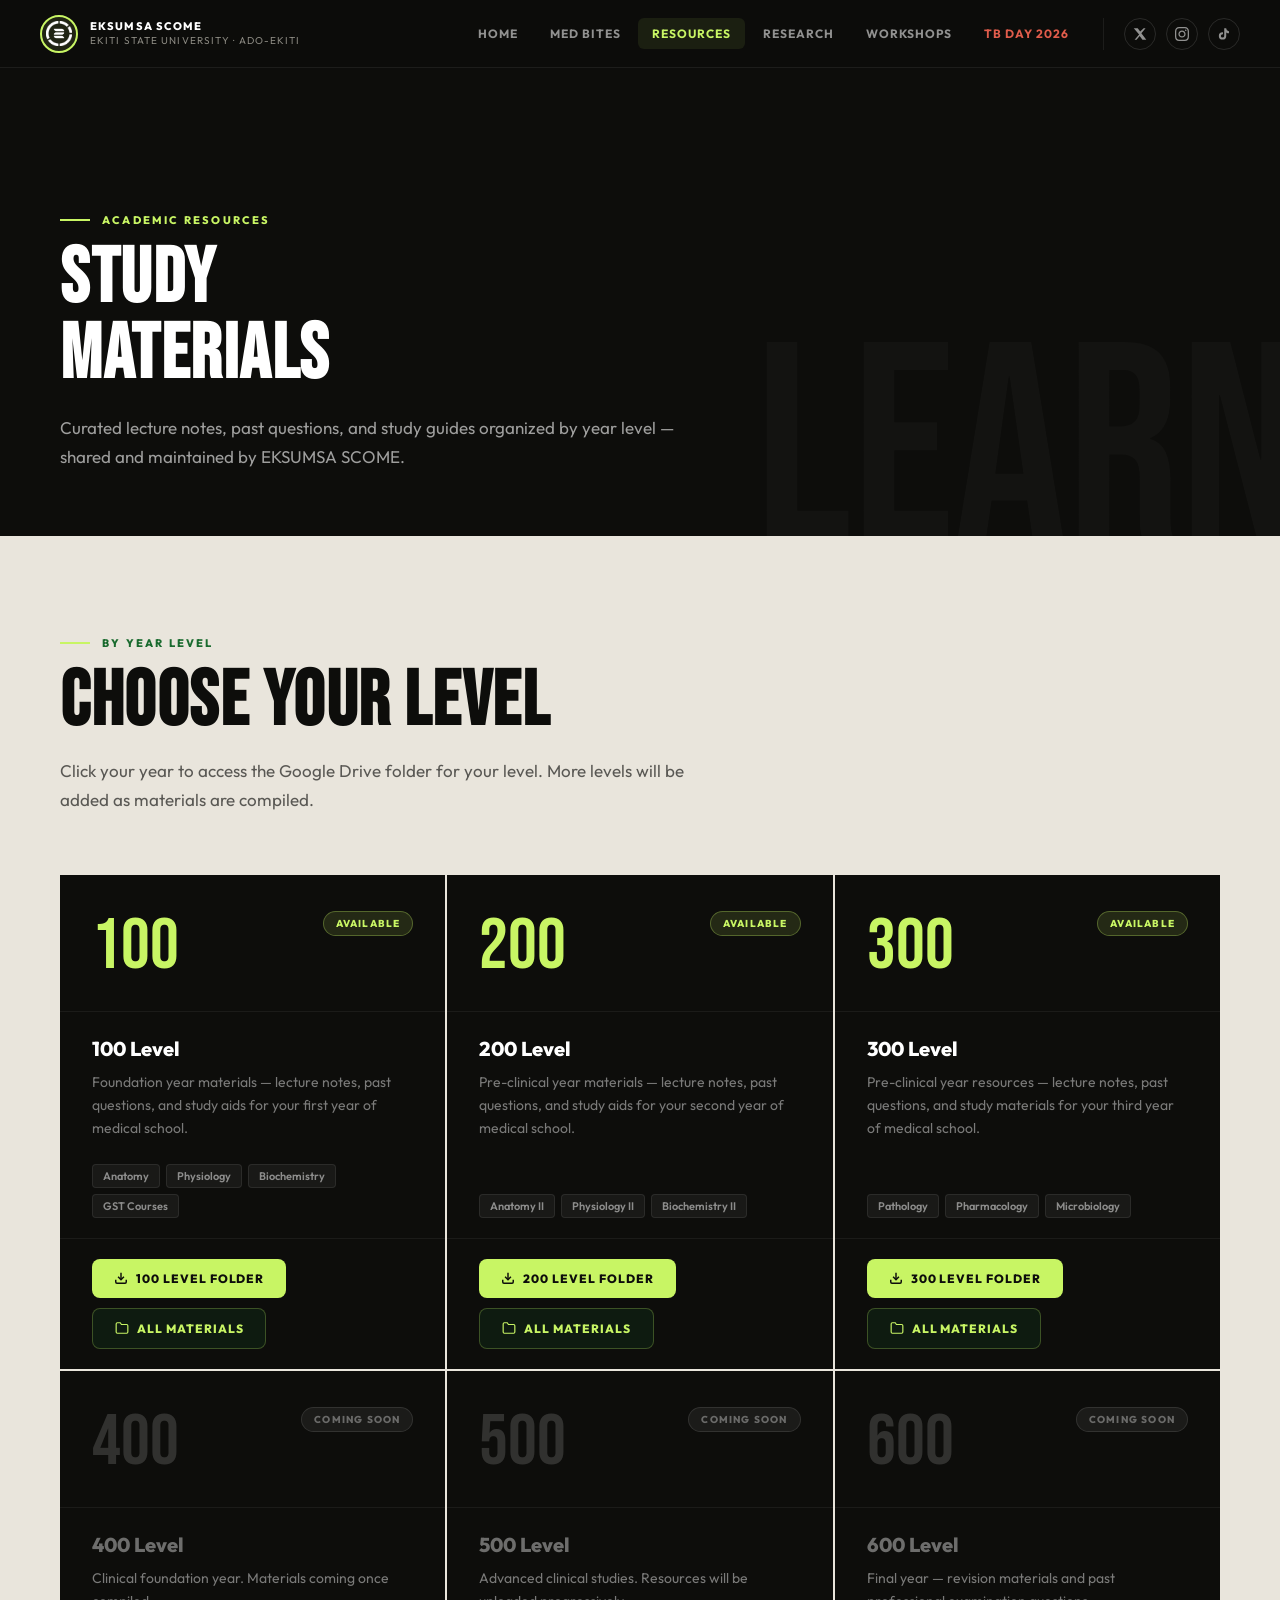
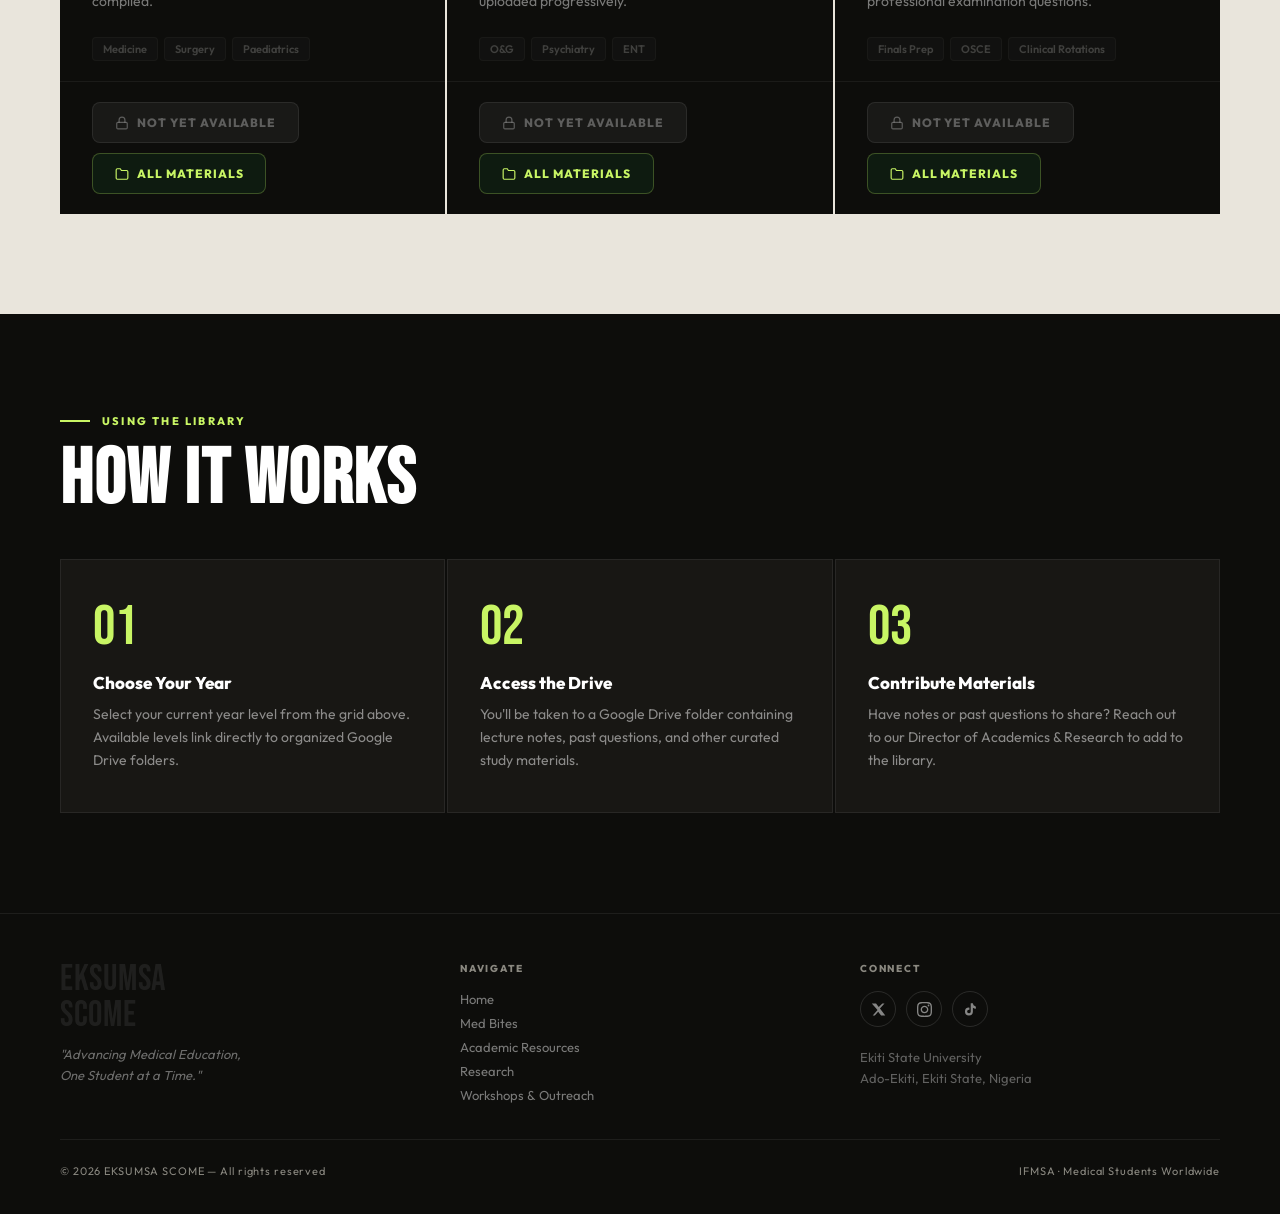
<file: resources.html>
<!DOCTYPE html>
<html lang="en">
<head>
<meta charset="UTF-8">
<meta name="viewport" content="width=device-width, initial-scale=1.0">
<title>Academic Resources – EKSUMSA SCOME</title>
<link rel="stylesheet" href="style.css">
<style>
/* === PAGE === */
/* ── PAGE HERO ── */
.page-hero {
  min-height: 52vh; background: var(--ink);
  display: flex; flex-direction: column; justify-content: flex-end;
  padding: 80px 60px 64px; position: relative; overflow: hidden;
}
.page-hero-bg {
  position: absolute; bottom: -60px; right: -20px;
  font-family: 'Bebas Neue'; font-size: clamp(160px,22vw,320px);
  line-height: 1; color: rgba(255,255,255,.025); user-select: none; z-index: 0;
}
.page-hero-content { position: relative; z-index: 1; max-width: 800px; }

/* ── YEAR LEVELS ── */
#year-levels { background: var(--sand); padding: 100px 60px; }
.years-intro { max-width: 1200px; margin: 0 auto 60px; }
.years-grid {
  max-width: 1200px; margin: 0 auto;
  display: grid; grid-template-columns: repeat(3,1fr); gap: 2px;
}
.year-card {
  background: var(--ink); padding: 0;
  display: flex; flex-direction: column;
  position: relative; overflow: hidden;
  transition: transform .25s;
}
.year-card:hover:not(.locked) { transform: translateY(-4px); }
.year-card-top {
  padding: 36px 32px 28px;
  display: flex; align-items: flex-start; justify-content: space-between;
  border-bottom: 1px solid rgba(255,255,255,.06);
}
.year-num {
  font-family: 'Bebas Neue'; font-size: 72px; line-height: 1; color: var(--lime);
}
.year-badge {
  padding: 5px 12px; border-radius: 100px; font-size: 10px; font-weight: 800;
  letter-spacing: .12em; text-transform: uppercase;
}
.year-badge.available { background: rgba(200,245,100,.12); border: 1px solid rgba(200,245,100,.3); color: var(--lime); }
.year-badge.coming { background: rgba(255,255,255,.06); border: 1px solid rgba(255,255,255,.1); color: rgba(255,255,255,.35); }

.year-card-body { padding: 24px 32px; flex: 1; }
.year-card-title { font-size: 20px; font-weight: 800; color: #fff; margin-bottom: 10px; }
.year-card-desc { font-size: 14px; color: rgba(255,255,255,.45); line-height: 1.65; }

.year-card-subjects {
  padding: 0 32px 20px;
  display: flex; flex-wrap: wrap; gap: 6px;
}
.subj-tag {
  padding: 4px 10px; border-radius: 4px;
  background: rgba(255,255,255,.05); border: 1px solid rgba(255,255,255,.08);
  font-size: 11px; font-weight: 600; color: rgba(255,255,255,.5);
}

.year-card-footer {
  padding: 20px 32px; border-top: 1px solid rgba(255,255,255,.06);
  display: flex; flex-wrap: wrap; gap: 10px; align-items: center;
}
.year-link {
  display: inline-flex; align-items: center; gap: 8px;
  padding: 12px 22px; border-radius: 8px;
  font-size: 12px; font-weight: 800; letter-spacing: .08em; text-transform: uppercase;
  background: var(--lime); color: var(--ink);
  transition: background .2s, transform .2s;
}
.year-link:hover { background: #d4ff70; transform: translateY(-1px); }
.year-link-locked {
  display: inline-flex; align-items: center; gap: 8px;
  padding: 12px 22px; border-radius: 8px;
  font-size: 12px; font-weight: 800; letter-spacing: .08em; text-transform: uppercase;
  background: rgba(255,255,255,.05); color: rgba(255,255,255,.3);
  border: 1px solid rgba(255,255,255,.08); cursor: not-allowed;
}
.year-link-master {
  display: inline-flex; align-items: center; gap: 8px;
  padding: 12px 22px; border-radius: 8px;
  font-size: 12px; font-weight: 800; letter-spacing: .08em; text-transform: uppercase;
  background: rgba(26,107,47,.15); color: var(--lime);
  border: 1px solid rgba(200,245,100,.25);
  transition: background .2s, border-color .2s, transform .2s;
}
.year-link-master:hover { background: rgba(26,107,47,.3); border-color: var(--lime); transform: translateY(-1px); }
.year-link svg, .year-link-locked svg, .year-link-master svg { width: 14px; height: 14px; }

/* ── HOW TO USE ── */
#how-to { background: var(--ink); padding: 100px 60px; }
.how-grid {
  max-width: 1200px; margin: 40px auto 0;
  display: grid; grid-template-columns: repeat(3,1fr); gap: 2px;
}
.how-card {
  background: var(--ink2); padding: 40px 32px;
  border: 1px solid var(--rule);
}
.how-step {
  font-family: 'Bebas Neue'; font-size: 56px; color: var(--lime); line-height: 1; margin-bottom: 16px;
}
.how-title { font-size: 17px; font-weight: 800; color: #fff; margin-bottom: 10px; }
.how-body { font-size: 14px; color: rgba(255,255,255,.5); line-height: 1.65; }

@media(max-width:900px){
  .page-hero { padding: 60px 24px 48px; }
  #year-levels { padding: 70px 24px; }
  .years-grid { grid-template-columns: 1fr; }
  #how-to { padding: 70px 24px; }
  .how-grid { grid-template-columns: 1fr; }
}
</style>
</head>
<body class="page-body">

<!-- ═══ NAV ═══ -->
<nav id="site-nav">
  <div class="nav-brand">
    <div class="nav-badge" style="background:rgba(200,245,100,0.1);border-color:var(--lime);padding:4px;"><img src="[data-uri]" style="width:100%;height:100%;object-fit:contain;filter:invert(1) brightness(2);" alt="SCOME Logo"></div>
    <div class="nav-brand-text">EKSUMSA SCOME<span>Ekiti State University · Ado-Ekiti</span></div>
  </div>
  <ul class="nav-links">
    <li><a href="index.html">Home</a></li>
    <li><a href="medbites.html">Med Bites</a></li>
    <li><a href="resources.html" class="active">Resources</a></li>
    <li><a href="research.html">Research</a></li>
    <li><a href="workshops.html">Workshops</a></li>
    <li><a href="tb-day.html" style="color:#e05c4b;">TB Day 2026</a></li>
  </ul>
  <div class="nav-socials">
    <a href="https://x.com/i/status/2032176159362822282" target="_blank"><svg viewBox="0 0 24 24"><path d="M18.244 2.25h3.308l-7.227 8.26 8.502 11.24H16.17l-4.714-6.231-5.401 6.231H2.744l7.73-8.835L1.254 2.25H8.08l4.253 5.622 5.912-5.622z"/></svg></a>
    <a href="https://www.instagram.com/p/DVy85rdCA8X/?igsh=MXJ3NjY2MWo5M2Y3cg==" target="_blank"><svg viewBox="0 0 24 24"><path d="M12 2.163c3.204 0 3.584.012 4.85.07 3.252.148 4.771 1.691 4.919 4.919.058 1.265.069 1.645.069 4.849 0 3.205-.012 3.584-.069 4.849-.149 3.225-1.664 4.771-4.919 4.919-1.266.058-1.644.07-4.85.07-3.204 0-3.584-.012-4.849-.07-3.26-.149-4.771-1.699-4.919-4.92-.058-1.265-.07-1.644-.07-4.849 0-3.204.013-3.583.07-4.849.149-3.227 1.664-4.771 4.919-4.919 1.266-.057 1.645-.069 4.849-.069zm0-2.163c-3.259 0-3.667.014-4.947.072-4.358.2-6.78 2.618-6.98 6.98-.059 1.281-.073 1.689-.073 4.948 0 3.259.014 3.668.072 4.948.2 4.358 2.618 6.78 6.98 6.98 1.281.058 1.689.072 4.948.072 3.259 0 3.668-.014 4.948-.072 4.354-.2 6.782-2.618 6.979-6.98.059-1.28.073-1.689.073-4.948 0-3.259-.014-3.667-.072-4.947-.196-4.354-2.617-6.78-6.979-6.98-1.281-.059-1.69-.073-4.949-.073zm0 5.838c-3.403 0-6.162 2.759-6.162 6.162s2.759 6.163 6.162 6.163 6.162-2.759 6.162-6.163c0-3.403-2.759-6.162-6.162-6.162zm0 10.162c-2.209 0-4-1.79-4-4 0-2.209 1.791-4 4-4s4 1.791 4 4c0 2.21-1.791 4-4 4zm6.406-11.845c-.796 0-1.441.645-1.441 1.44s.645 1.44 1.441 1.44c.795 0 1.439-.645 1.439-1.44s-.644-1.44-1.439-1.44z"/></svg></a>
    <a href="https://vt.tiktok.com/ZSuUeLGCw/" target="_blank"><svg viewBox="0 0 24 24"><path d="M19.59 6.69a4.83 4.83 0 0 1-3.77-4.25V2h-3.45v13.67a2.89 2.89 0 0 1-2.88 2.5 2.89 2.89 0 0 1-2.89-2.89 2.89 2.89 0 0 1 2.89-2.89c.28 0 .54.04.79.1V9.01a6.34 6.34 0 0 0-.79-.05 6.34 6.34 0 0 0-6.34 6.34 6.34 6.34 0 0 0 6.34 6.34 6.34 6.34 0 0 0 6.33-6.34V9.33a8.16 8.16 0 0 0 4.77 1.52V7.4a4.85 4.85 0 0 1-1-.71z"/></svg></a>
  </div>
  <div class="nav-hamburger" id="hamburger" onclick="toggleMenu()"><span></span><span></span><span></span></div>
</nav>
<div class="nav-mobile-menu" id="mobile-menu">
  <a href="index.html">Home</a><a href="medbites.html">Med Bites</a>
  <a href="resources.html" class="active">Academic Resources</a>
  <a href="research.html">Research</a><a href="workshops.html">Workshops & Outreach</a>
  <div class="nav-mobile-socials">
    <a href="https://x.com/i/status/2032176159362822282" target="_blank"><svg viewBox="0 0 24 24" fill="rgba(255,255,255,.6)"><path d="M18.244 2.25h3.308l-7.227 8.26 8.502 11.24H16.17l-4.714-6.231-5.401 6.231H2.744l7.73-8.835L1.254 2.25H8.08l4.253 5.622 5.912-5.622z"/></svg></a>
    <a href="https://www.instagram.com/p/DVy85rdCA8X/?igsh=MXJ3NjY2MWo5M2Y3cg==" target="_blank"><svg viewBox="0 0 24 24" fill="rgba(255,255,255,.6)"><path d="M12 2.163c3.204 0 3.584.012 4.85.07 3.252.148 4.771 1.691 4.919 4.919.058 1.265.069 1.645.069 4.849 0 3.205-.012 3.584-.069 4.849-.149 3.225-1.664 4.771-4.919 4.919-1.266.058-1.644.07-4.85.07-3.204 0-3.584-.012-4.849-.07-3.26-.149-4.771-1.699-4.919-4.92-.058-1.265-.07-1.644-.07-4.849 0-3.204.013-3.583.07-4.849.149-3.227 1.664-4.771 4.919-4.919 1.266-.057 1.645-.069 4.849-.069zm0-2.163c-3.259 0-3.667.014-4.947.072-4.358.2-6.78 2.618-6.98 6.98-.059 1.281-.073 1.689-.073 4.948 0 3.259.014 3.668.072 4.948.2 4.358 2.618 6.78 6.98 6.98 1.281.058 1.689.072 4.948.072 3.259 0 3.668-.014 4.948-.072 4.354-.2 6.782-2.618 6.979-6.98.059-1.28.073-1.689.073-4.948 0-3.259-.014-3.667-.072-4.947-.196-4.354-2.617-6.78-6.979-6.98-1.281-.059-1.69-.073-4.949-.073zm0 5.838c-3.403 0-6.162 2.759-6.162 6.162s2.759 6.163 6.162 6.163 6.162-2.759 6.162-6.163c0-3.403-2.759-6.162-6.162-6.162zm0 10.162c-2.209 0-4-1.79-4-4 0-2.209 1.791-4 4-4s4 1.791 4 4c0 2.21-1.791 4-4 4zm6.406-11.845c-.796 0-1.441.645-1.441 1.44s.645 1.44 1.441 1.44c.795 0 1.439-.645 1.439-1.44s-.644-1.44-1.439-1.44z"/></svg></a>
    <a href="https://vt.tiktok.com/ZSuUeLGCw/" target="_blank"><svg viewBox="0 0 24 24" fill="rgba(255,255,255,.6)"><path d="M19.59 6.69a4.83 4.83 0 0 1-3.77-4.25V2h-3.45v13.67a2.89 2.89 0 0 1-2.88 2.5 2.89 2.89 0 0 1-2.89-2.89 2.89 2.89 0 0 1 2.89-2.89c.28 0 .54.04.79.1V9.01a6.34 6.34 0 0 0-.79-.05 6.34 6.34 0 0 0-6.34 6.34 6.34 6.34 0 0 0 6.34 6.34 6.34 6.34 0 0 0 6.33-6.34V9.33a8.16 8.16 0 0 0 4.77 1.52V7.4a4.85 4.85 0 0 1-1-.71z"/></svg></a>
  </div>
</div>

<!-- ═══ PAGE HERO ═══ -->
<section class="page-hero">
  <div class="page-hero-bg">LEARN</div>
  <div class="page-hero-content">
    <div class="section-eyebrow" style="animation:fadeUp .7s ease both">Academic Resources</div>
    <h1 class="section-title-xl" style="animation:fadeUp .7s .1s ease both;margin-bottom:20px;">Study<br>Materials</h1>
    <p class="section-body-text" style="animation:fadeUp .7s .2s ease both;">
      Curated lecture notes, past questions, and study guides organized by year level — shared and maintained by EKSUMSA SCOME.
    </p>
  </div>
</section>

<!-- ═══ YEAR LEVELS ═══ -->
<section id="year-levels">
  <div class="years-intro">
    <div class="section-eyebrow reveal" style="color:var(--green)">By Year Level</div>
    <h2 class="section-title-xl dark reveal" style="margin-bottom:16px;">Choose Your Level</h2>
    <p class="section-body-text dark reveal">Click your year to access the Google Drive folder for your level. More levels will be added as materials are compiled.</p>
  </div>
  <div class="years-grid">

    <!-- 100 LEVEL — AVAILABLE -->
    <div class="year-card reveal">
      <div class="year-card-top">
        <div class="year-num">100</div>
        <div class="year-badge available">Available</div>
      </div>
      <div class="year-card-body">
        <div class="year-card-title">100 Level</div>
        <div class="year-card-desc">Foundation year materials — lecture notes, past questions, and study aids for your first year of medical school.</div>
      </div>
      <div class="year-card-subjects">
        <span class="subj-tag">Anatomy</span>
        <span class="subj-tag">Physiology</span>
        <span class="subj-tag">Biochemistry</span>
        <span class="subj-tag">GST Courses</span>
      </div>
      <div class="year-card-footer">
        <a href="https://drive.google.com/drive/folders/1d2p2KDThdkgSrXCWpCfFlM4zmC3bwIrN" target="_blank" class="year-link">
          <svg viewBox="0 0 24 24" fill="none" stroke="currentColor" stroke-width="2.5"><path d="M21 15v4a2 2 0 0 1-2 2H5a2 2 0 0 1-2-2v-4"/><polyline points="7 10 12 15 17 10"/><line x1="12" y1="15" x2="12" y2="3"/></svg>
          100 Level Folder
        </a>
        <a href="https://drive.google.com/drive/folders/1tHsw7Vl5KtSbShhM3SJetreddpe_Hu9e" target="_blank" class="year-link-master">
          <svg viewBox="0 0 24 24" fill="none" stroke="currentColor" stroke-width="2"><path d="M22 19a2 2 0 0 1-2 2H4a2 2 0 0 1-2-2V5a2 2 0 0 1 2-2h5l2 3h9a2 2 0 0 1 2 2z"/></svg>
          All Materials
        </a>
      </div>
    </div>

    <!-- 200 LEVEL — AVAILABLE -->
    <div class="year-card reveal">
      <div class="year-card-top">
        <div class="year-num">200</div>
        <div class="year-badge available">Available</div>
      </div>
      <div class="year-card-body">
        <div class="year-card-title">200 Level</div>
        <div class="year-card-desc">Pre-clinical year materials — lecture notes, past questions, and study aids for your second year of medical school.</div>
      </div>
      <div class="year-card-subjects">
        <span class="subj-tag">Anatomy II</span>
        <span class="subj-tag">Physiology II</span>
        <span class="subj-tag">Biochemistry II</span>
      </div>
      <div class="year-card-footer">
        <a href="https://drive.google.com/drive/folders/1JkY1zAeNiLHesQUfp4v4hw_c3959X-_L" target="_blank" class="year-link">
          <svg viewBox="0 0 24 24" fill="none" stroke="currentColor" stroke-width="2.5"><path d="M21 15v4a2 2 0 0 1-2 2H5a2 2 0 0 1-2-2v-4"/><polyline points="7 10 12 15 17 10"/><line x1="12" y1="15" x2="12" y2="3"/></svg>
          200 Level Folder
        </a>
        <a href="https://drive.google.com/drive/folders/1tHsw7Vl5KtSbShhM3SJetreddpe_Hu9e" target="_blank" class="year-link-master">
          <svg viewBox="0 0 24 24" fill="none" stroke="currentColor" stroke-width="2"><path d="M22 19a2 2 0 0 1-2 2H4a2 2 0 0 1-2-2V5a2 2 0 0 1 2-2h5l2 3h9a2 2 0 0 1 2 2z"/></svg>
          All Materials
        </a>
      </div>
    </div>

    <!-- 300 LEVEL — AVAILABLE -->
    <div class="year-card reveal">
      <div class="year-card-top">
        <div class="year-num">300</div>
        <div class="year-badge available">Available</div>
      </div>
      <div class="year-card-body">
        <div class="year-card-title">300 Level</div>
        <div class="year-card-desc">Pre-clinical year resources — lecture notes, past questions, and study materials for your third year of medical school.</div>
      </div>
      <div class="year-card-subjects">
        <span class="subj-tag">Pathology</span>
        <span class="subj-tag">Pharmacology</span>
        <span class="subj-tag">Microbiology</span>
      </div>
      <div class="year-card-footer">
        <a href="https://drive.google.com/drive/folders/1JkY1zAeNiLHesQUfp4v4hw_c3959X-_L" target="_blank" class="year-link">
          <svg viewBox="0 0 24 24" fill="none" stroke="currentColor" stroke-width="2.5"><path d="M21 15v4a2 2 0 0 1-2 2H5a2 2 0 0 1-2-2v-4"/><polyline points="7 10 12 15 17 10"/><line x1="12" y1="15" x2="12" y2="3"/></svg>
          300 Level Folder
        </a>
        <a href="https://drive.google.com/drive/folders/1tHsw7Vl5KtSbShhM3SJetreddpe_Hu9e" target="_blank" class="year-link-master">
          <svg viewBox="0 0 24 24" fill="none" stroke="currentColor" stroke-width="2"><path d="M22 19a2 2 0 0 1-2 2H4a2 2 0 0 1-2-2V5a2 2 0 0 1 2-2h5l2 3h9a2 2 0 0 1 2 2z"/></svg>
          All Materials
        </a>
      </div>
    </div>

    <!-- 400 LEVEL -->
    <div class="year-card locked reveal">
      <div class="year-card-top">
        <div class="year-num" style="color:rgba(255,255,255,.15);">400</div>
        <div class="year-badge coming">Coming Soon</div>
      </div>
      <div class="year-card-body">
        <div class="year-card-title" style="color:rgba(255,255,255,.4);">400 Level</div>
        <div class="year-card-desc">Clinical foundation year. Materials coming once compiled.</div>
      </div>
      <div class="year-card-subjects">
        <span class="subj-tag" style="opacity:.4">Medicine</span>
        <span class="subj-tag" style="opacity:.4">Surgery</span>
        <span class="subj-tag" style="opacity:.4">Paediatrics</span>
      </div>
      <div class="year-card-footer">
        <span class="year-link-locked">
          <svg viewBox="0 0 24 24" fill="none" stroke="currentColor" stroke-width="2"><rect x="3" y="11" width="18" height="11" rx="2" ry="2"/><path d="M7 11V7a5 5 0 0 1 10 0v4"/></svg>
          Not Yet Available
        </span>
        <a href="https://drive.google.com/drive/folders/1tHsw7Vl5KtSbShhM3SJetreddpe_Hu9e" target="_blank" class="year-link-master">
          <svg viewBox="0 0 24 24" fill="none" stroke="currentColor" stroke-width="2"><path d="M22 19a2 2 0 0 1-2 2H4a2 2 0 0 1-2-2V5a2 2 0 0 1 2-2h5l2 3h9a2 2 0 0 1 2 2z"/></svg>
          All Materials
        </a>
      </div>
    </div>

    <!-- 500 LEVEL -->
    <div class="year-card locked reveal">
      <div class="year-card-top">
        <div class="year-num" style="color:rgba(255,255,255,.15);">500</div>
        <div class="year-badge coming">Coming Soon</div>
      </div>
      <div class="year-card-body">
        <div class="year-card-title" style="color:rgba(255,255,255,.4);">500 Level</div>
        <div class="year-card-desc">Advanced clinical studies. Resources will be uploaded progressively.</div>
      </div>
      <div class="year-card-subjects">
        <span class="subj-tag" style="opacity:.4">O&G</span>
        <span class="subj-tag" style="opacity:.4">Psychiatry</span>
        <span class="subj-tag" style="opacity:.4">ENT</span>
      </div>
      <div class="year-card-footer">
        <span class="year-link-locked">
          <svg viewBox="0 0 24 24" fill="none" stroke="currentColor" stroke-width="2"><rect x="3" y="11" width="18" height="11" rx="2" ry="2"/><path d="M7 11V7a5 5 0 0 1 10 0v4"/></svg>
          Not Yet Available
        </span>
        <a href="https://drive.google.com/drive/folders/1tHsw7Vl5KtSbShhM3SJetreddpe_Hu9e" target="_blank" class="year-link-master">
          <svg viewBox="0 0 24 24" fill="none" stroke="currentColor" stroke-width="2"><path d="M22 19a2 2 0 0 1-2 2H4a2 2 0 0 1-2-2V5a2 2 0 0 1 2-2h5l2 3h9a2 2 0 0 1 2 2z"/></svg>
          All Materials
        </a>
      </div>
    </div>

    <!-- 600 LEVEL -->
    <div class="year-card locked reveal">
      <div class="year-card-top">
        <div class="year-num" style="color:rgba(255,255,255,.15);">600</div>
        <div class="year-badge coming">Coming Soon</div>
      </div>
      <div class="year-card-body">
        <div class="year-card-title" style="color:rgba(255,255,255,.4);">600 Level</div>
        <div class="year-card-desc">Final year — revision materials and past professional examination questions.</div>
      </div>
      <div class="year-card-subjects">
        <span class="subj-tag" style="opacity:.4">Finals Prep</span>
        <span class="subj-tag" style="opacity:.4">OSCE</span>
        <span class="subj-tag" style="opacity:.4">Clinical Rotations</span>
      </div>
      <div class="year-card-footer">
        <span class="year-link-locked">
          <svg viewBox="0 0 24 24" fill="none" stroke="currentColor" stroke-width="2"><rect x="3" y="11" width="18" height="11" rx="2" ry="2"/><path d="M7 11V7a5 5 0 0 1 10 0v4"/></svg>
          Not Yet Available
        </span>
        <a href="https://drive.google.com/drive/folders/1tHsw7Vl5KtSbShhM3SJetreddpe_Hu9e" target="_blank" class="year-link-master">
          <svg viewBox="0 0 24 24" fill="none" stroke="currentColor" stroke-width="2"><path d="M22 19a2 2 0 0 1-2 2H4a2 2 0 0 1-2-2V5a2 2 0 0 1 2-2h5l2 3h9a2 2 0 0 1 2 2z"/></svg>
          All Materials
        </a>
      </div>
    </div>

  </div>
</section>

<!-- ═══ HOW TO USE ═══ -->
<section id="how-to">
  <div style="max-width:1200px;margin:0 auto;">
    <div class="section-eyebrow reveal">Using the Library</div>
    <h2 class="section-title-xl reveal" style="margin-bottom:8px;">How it Works</h2>
  </div>
  <div class="how-grid">
    <div class="how-card reveal">
      <div class="how-step">01</div>
      <div class="how-title">Choose Your Year</div>
      <div class="how-body">Select your current year level from the grid above. Available levels link directly to organized Google Drive folders.</div>
    </div>
    <div class="how-card reveal">
      <div class="how-step">02</div>
      <div class="how-title">Access the Drive</div>
      <div class="how-body">You'll be taken to a Google Drive folder containing lecture notes, past questions, and other curated study materials.</div>
    </div>
    <div class="how-card reveal">
      <div class="how-step">03</div>
      <div class="how-title">Contribute Materials</div>
      <div class="how-body">Have notes or past questions to share? Reach out to our Director of Academics & Research to add to the library.</div>
    </div>
  </div>
</section>

<!-- ═══ FOOTER ═══ -->
<footer class="site-footer">
  <div class="footer-inner">
    <div>
      <div class="footer-brand-big">EKSUMSA<br>SCOME</div>
      <p class="footer-tagline">"Advancing Medical Education,<br>One Student at a Time."</p>
    </div>
    <div>
      <div class="footer-col-title">Navigate</div>
      <div class="footer-links">
        <a href="index.html">Home</a><a href="medbites.html">Med Bites</a>
        <a href="resources.html">Academic Resources</a><a href="research.html">Research</a>
        <a href="workshops.html">Workshops & Outreach</a>
      </div>
    </div>
    <div>
      <div class="footer-col-title">Connect</div>
      <div class="footer-socials-row" style="margin-bottom:20px;">
        <a href="https://x.com/i/status/2032176159362822282" target="_blank"><svg viewBox="0 0 24 24"><path d="M18.244 2.25h3.308l-7.227 8.26 8.502 11.24H16.17l-4.714-6.231-5.401 6.231H2.744l7.73-8.835L1.254 2.25H8.08l4.253 5.622 5.912-5.622z"/></svg></a>
        <a href="https://www.instagram.com/p/DVy85rdCA8X/?igsh=MXJ3NjY2MWo5M2Y3cg==" target="_blank"><svg viewBox="0 0 24 24"><path d="M12 2.163c3.204 0 3.584.012 4.85.07 3.252.148 4.771 1.691 4.919 4.919.058 1.265.069 1.645.069 4.849 0 3.205-.012 3.584-.069 4.849-.149 3.225-1.664 4.771-4.919 4.919-1.266.058-1.644.07-4.85.07-3.204 0-3.584-.012-4.849-.07-3.26-.149-4.771-1.699-4.919-4.92-.058-1.265-.07-1.644-.07-4.849 0-3.204.013-3.583.07-4.849.149-3.227 1.664-4.771 4.919-4.919 1.266-.057 1.645-.069 4.849-.069zm0-2.163c-3.259 0-3.667.014-4.947.072-4.358.2-6.78 2.618-6.98 6.98-.059 1.281-.073 1.689-.073 4.948 0 3.259.014 3.668.072 4.948.2 4.358 2.618 6.78 6.98 6.98 1.281.058 1.689.072 4.948.072 3.259 0 3.668-.014 4.948-.072 4.354-.2 6.782-2.618 6.979-6.98.059-1.28.073-1.689.073-4.948 0-3.259-.014-3.667-.072-4.947-.196-4.354-2.617-6.78-6.979-6.98-1.281-.059-1.69-.073-4.949-.073zm0 5.838c-3.403 0-6.162 2.759-6.162 6.162s2.759 6.163 6.162 6.163 6.162-2.759 6.162-6.163c0-3.403-2.759-6.162-6.162-6.162zm0 10.162c-2.209 0-4-1.79-4-4 0-2.209 1.791-4 4-4s4 1.791 4 4c0 2.21-1.791 4-4 4zm6.406-11.845c-.796 0-1.441.645-1.441 1.44s.645 1.44 1.441 1.44c.795 0 1.439-.645 1.439-1.44s-.644-1.44-1.439-1.44z"/></svg></a>
        <a href="https://vt.tiktok.com/ZSuUeLGCw/" target="_blank"><svg viewBox="0 0 24 24"><path d="M19.59 6.69a4.83 4.83 0 0 1-3.77-4.25V2h-3.45v13.67a2.89 2.89 0 0 1-2.88 2.5 2.89 2.89 0 0 1-2.89-2.89 2.89 2.89 0 0 1 2.89-2.89c.28 0 .54.04.79.1V9.01a6.34 6.34 0 0 0-.79-.05 6.34 6.34 0 0 0-6.34 6.34 6.34 6.34 0 0 0 6.34 6.34 6.34 6.34 0 0 0 6.33-6.34V9.33a8.16 8.16 0 0 0 4.77 1.52V7.4a4.85 4.85 0 0 1-1-.71z"/></svg></a>
      </div>
      <p style="font-size:13px;color:rgba(255,255,255,.35);line-height:1.6;">Ekiti State University<br>Ado-Ekiti, Ekiti State, Nigeria</p>
    </div>
  </div>
  <div class="footer-bottom">
    <span>© 2026 EKSUMSA SCOME — All rights reserved</span>
    <span>IFMSA · Medical Students Worldwide</span>
  </div>
</footer>

<script src="scripts.js"></script>
<style>@keyframes fadeUp{from{opacity:0;transform:translateY(28px)}to{opacity:1;transform:translateY(0)}}</style>
</body>
</html>
</file>
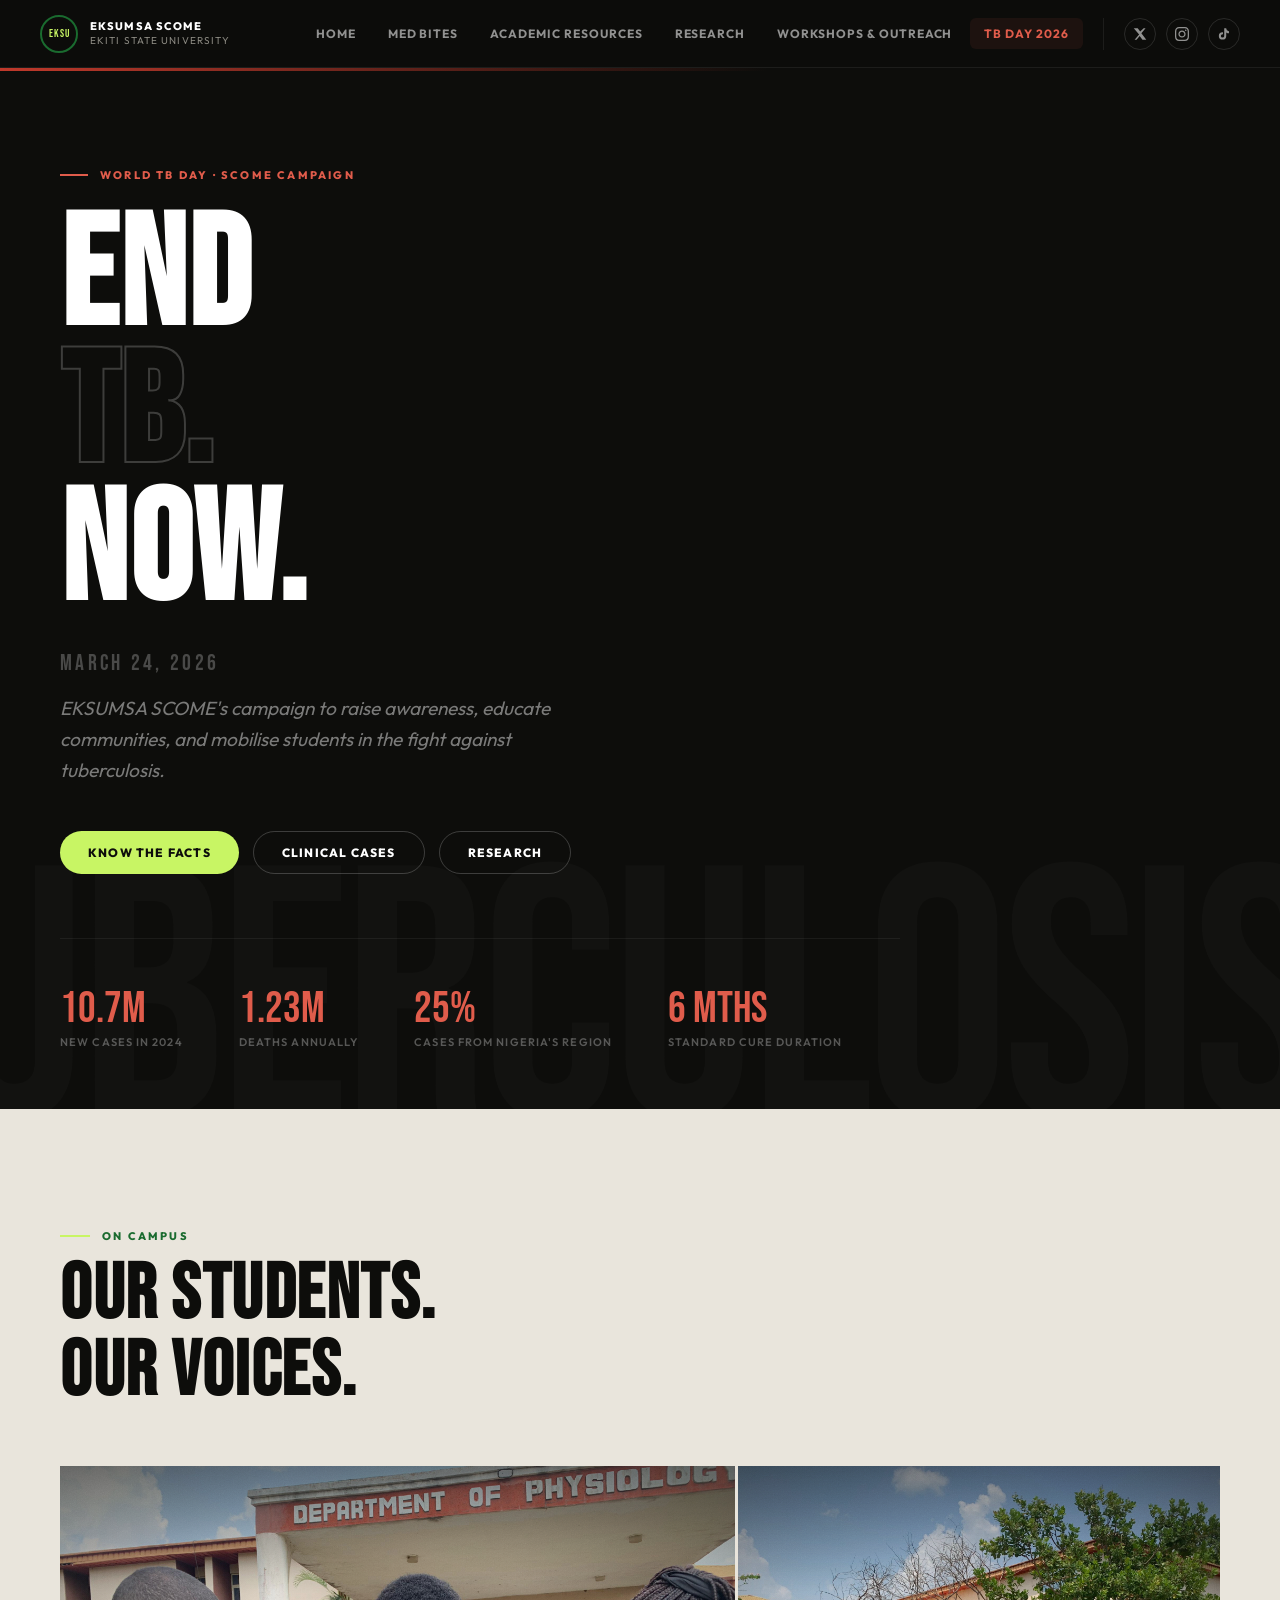
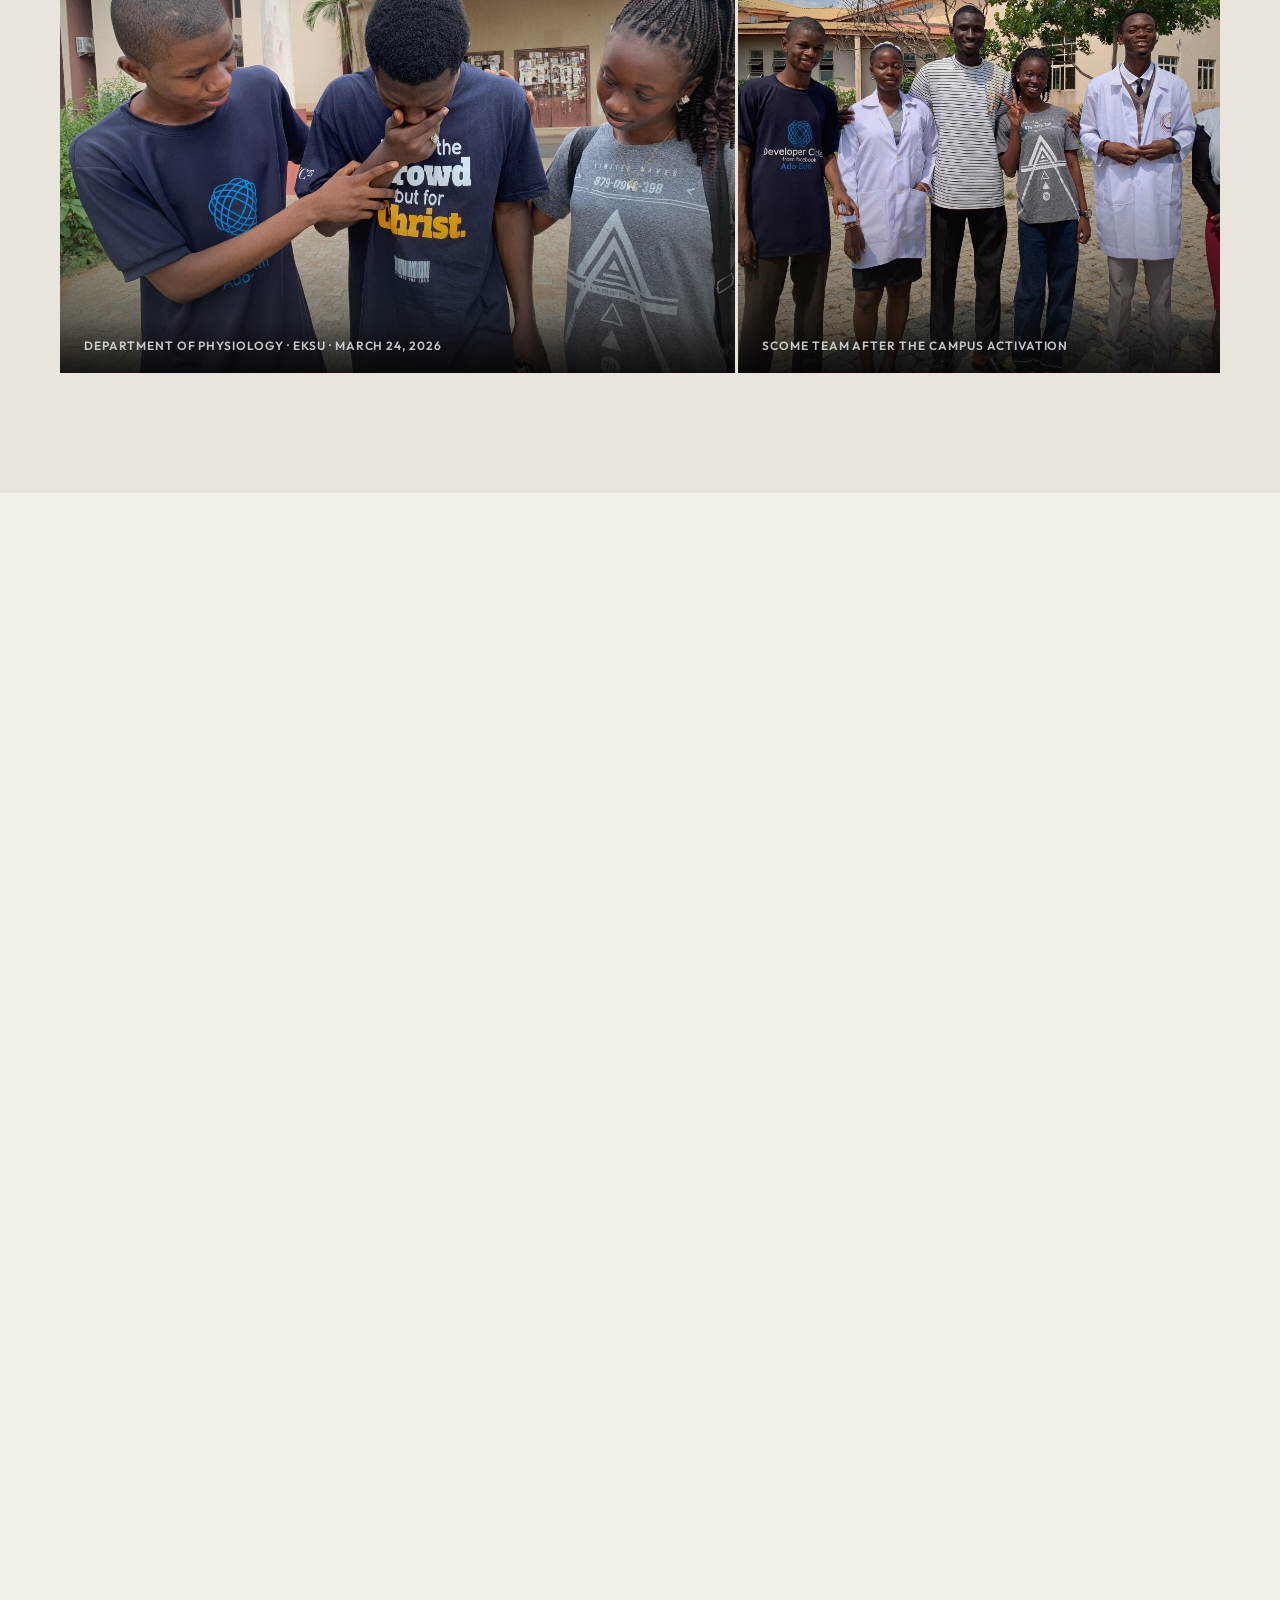
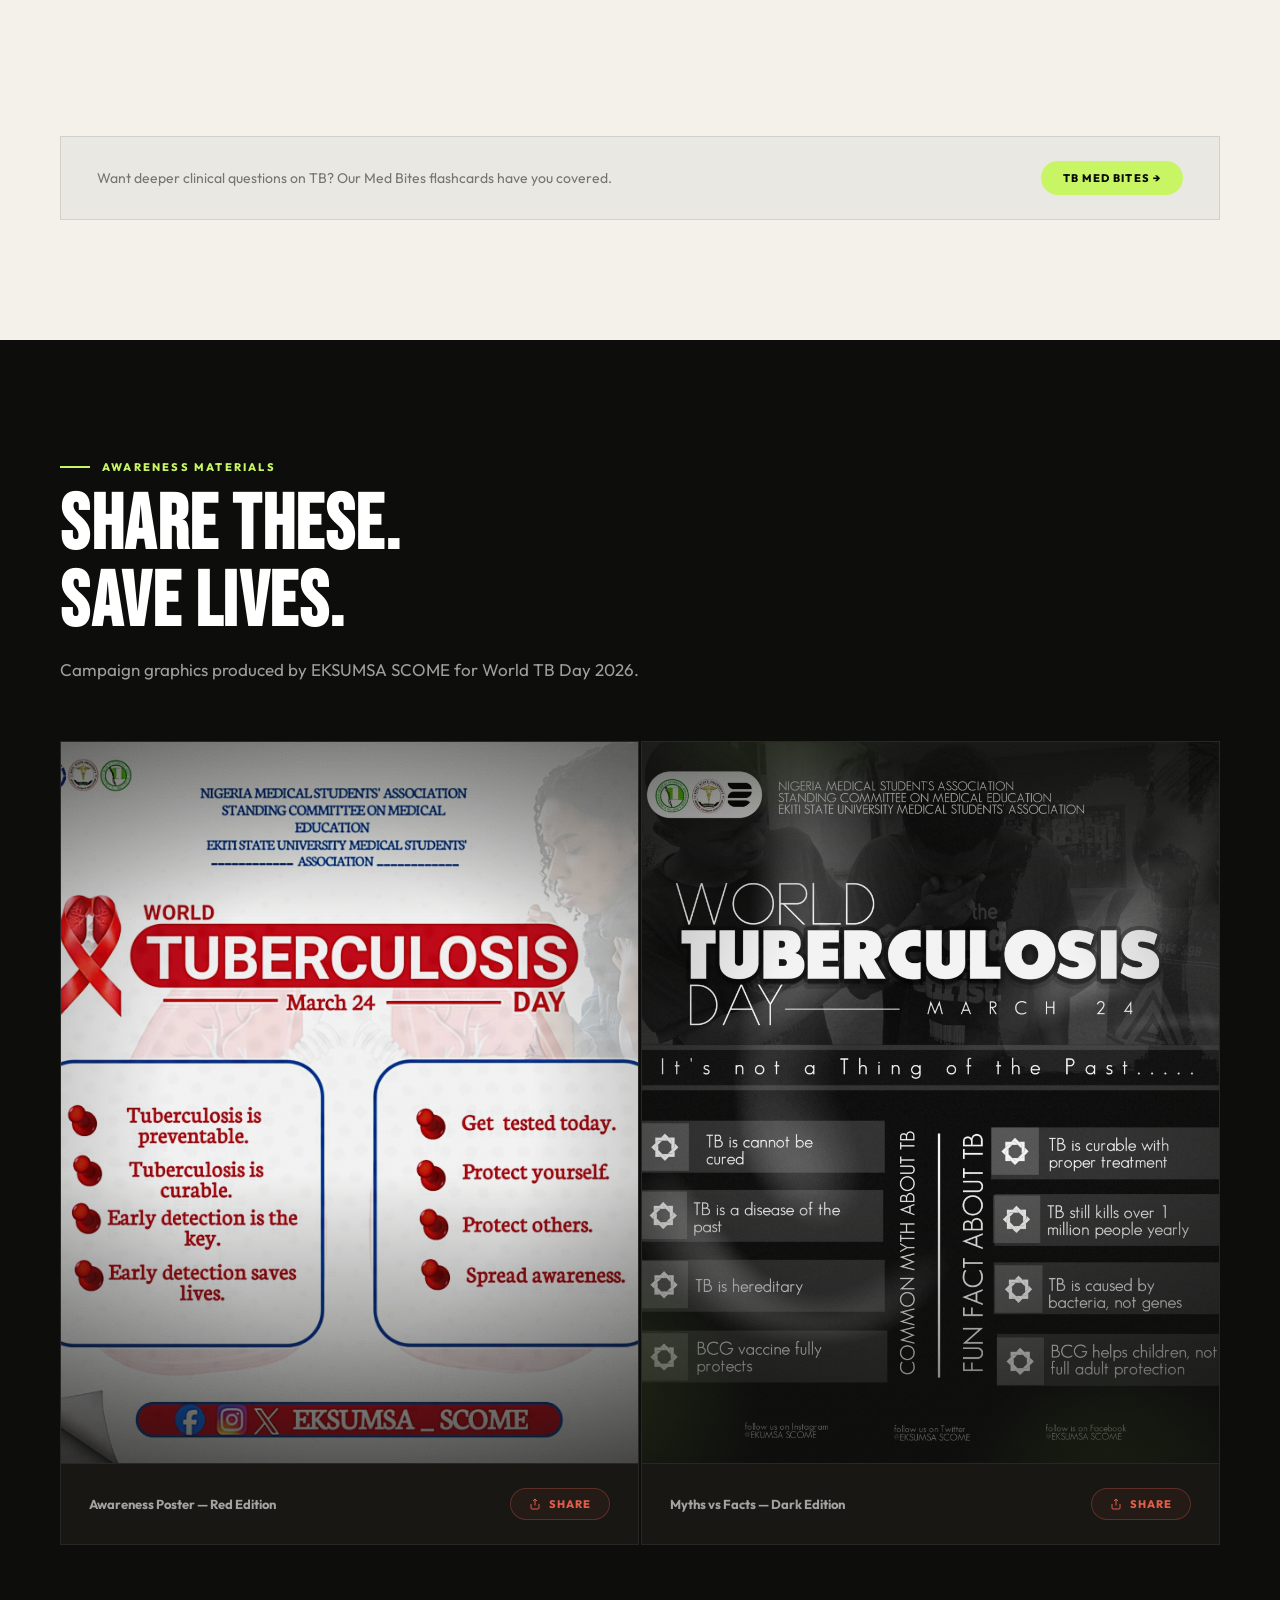
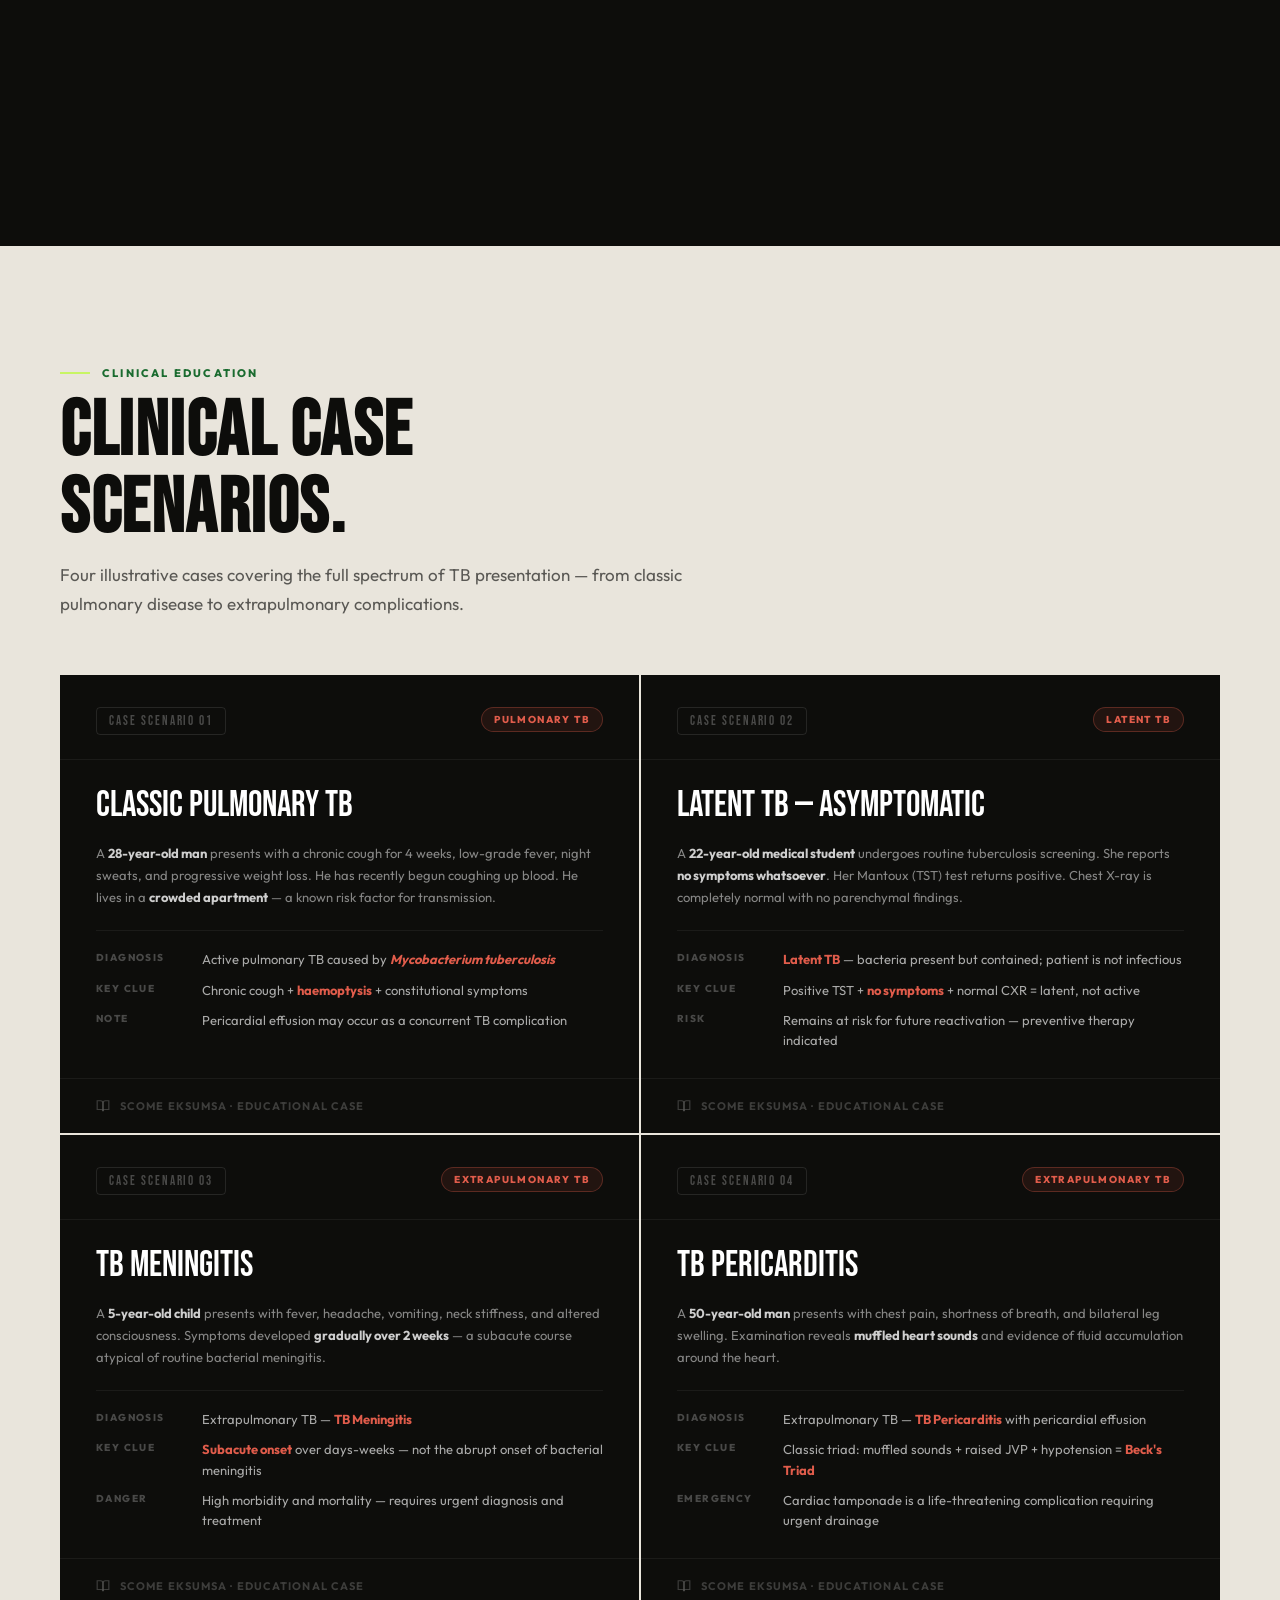
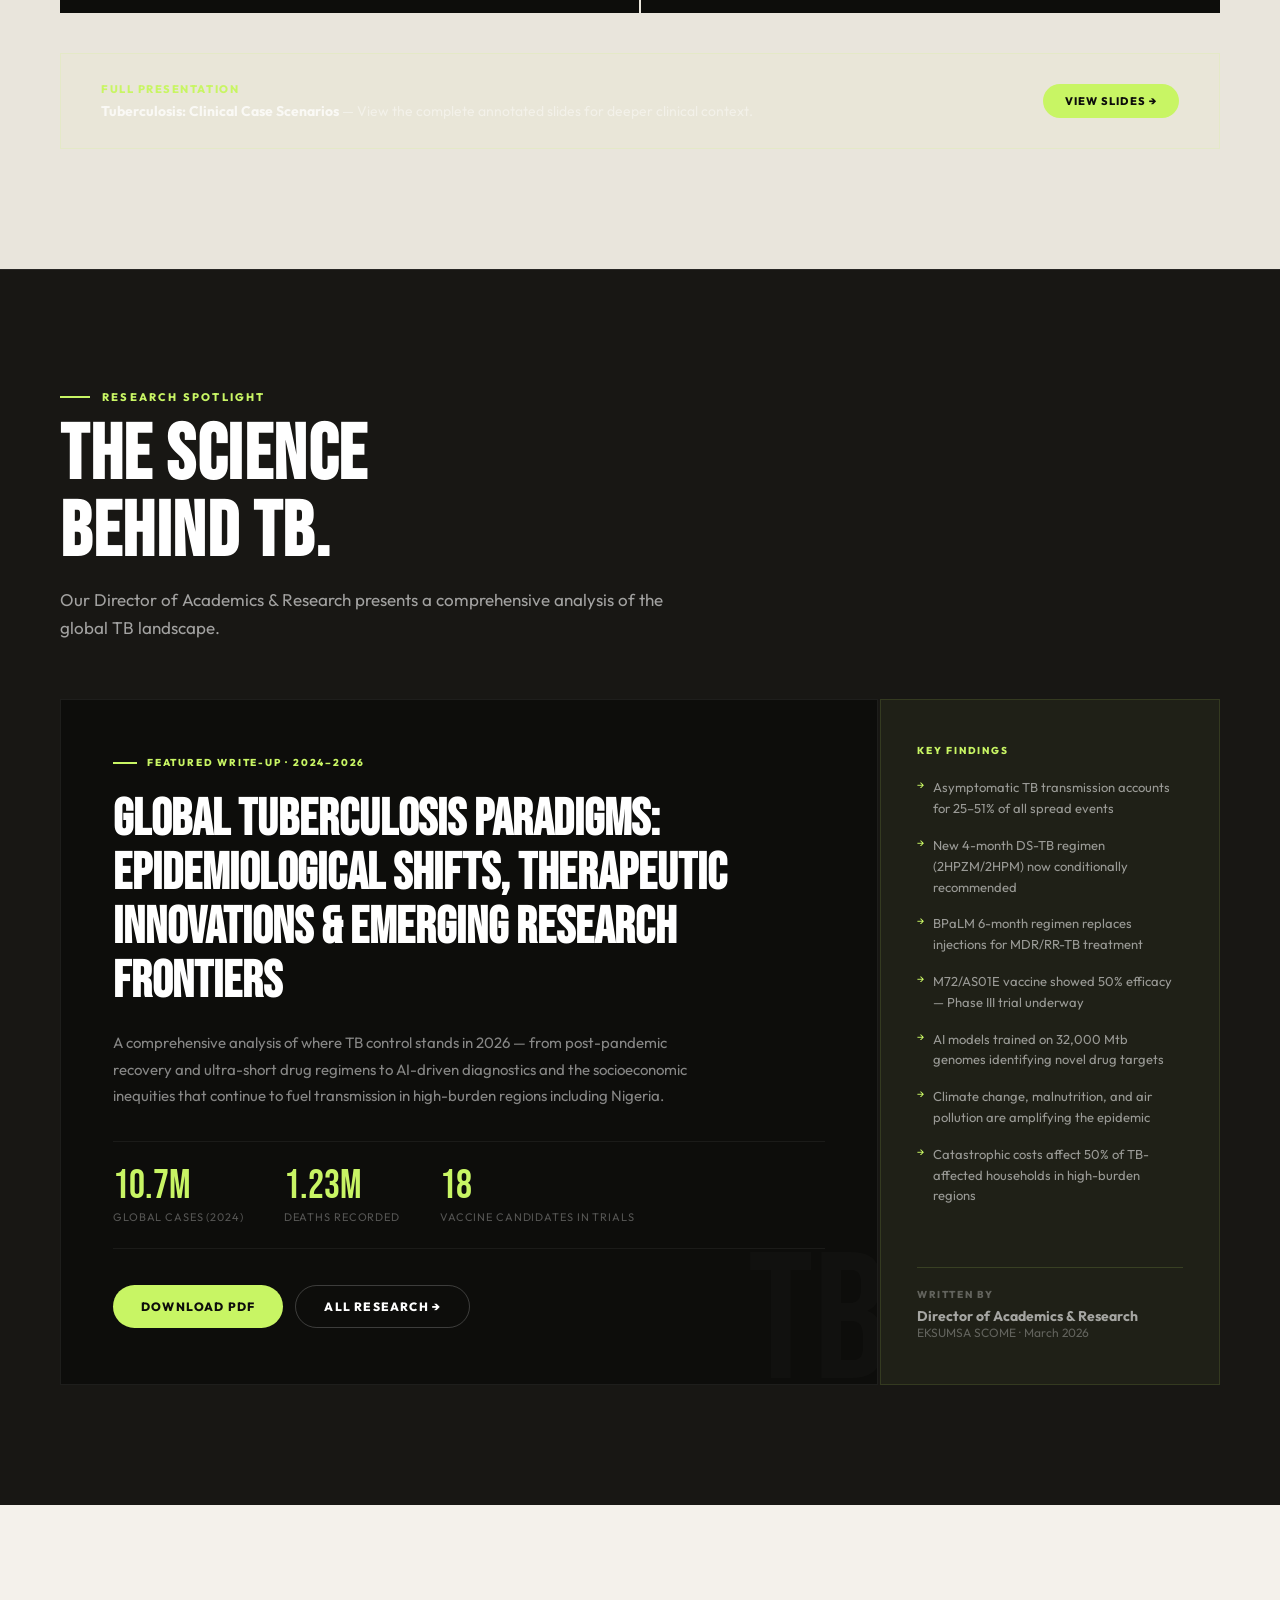
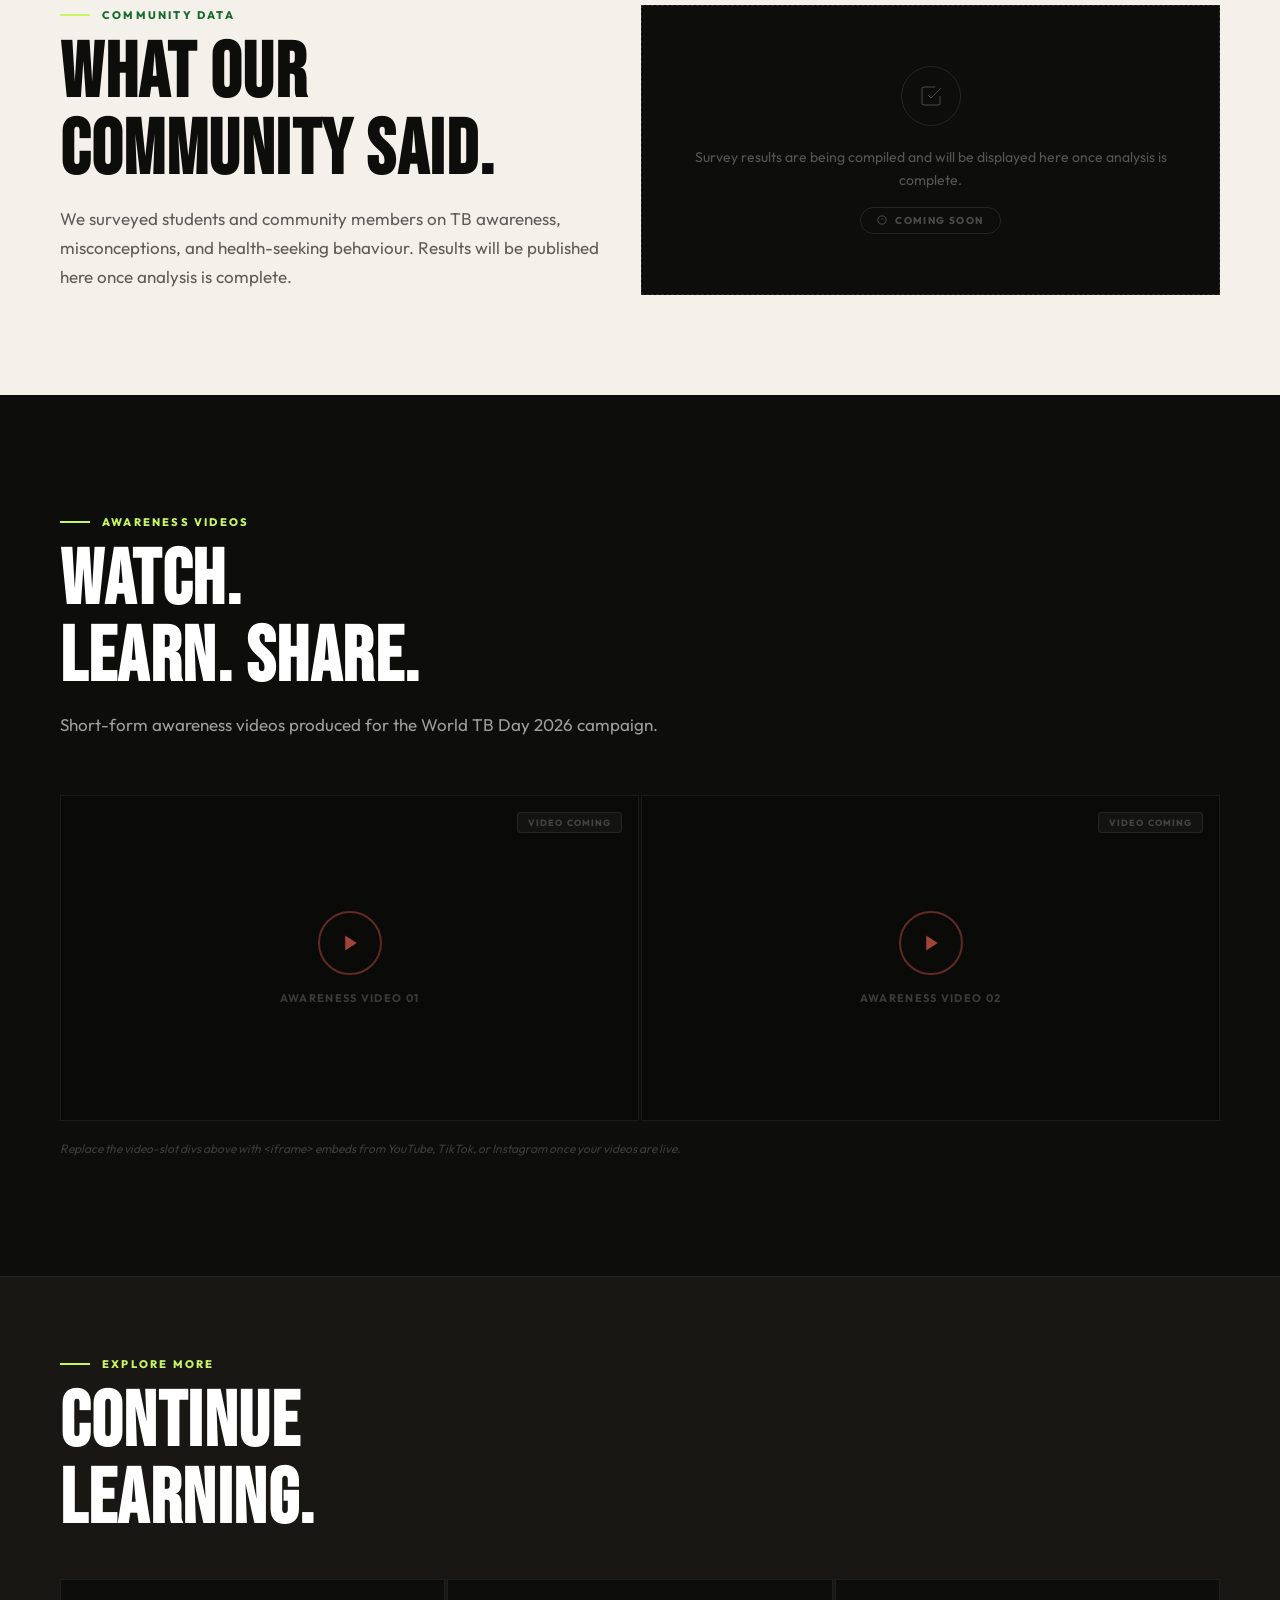
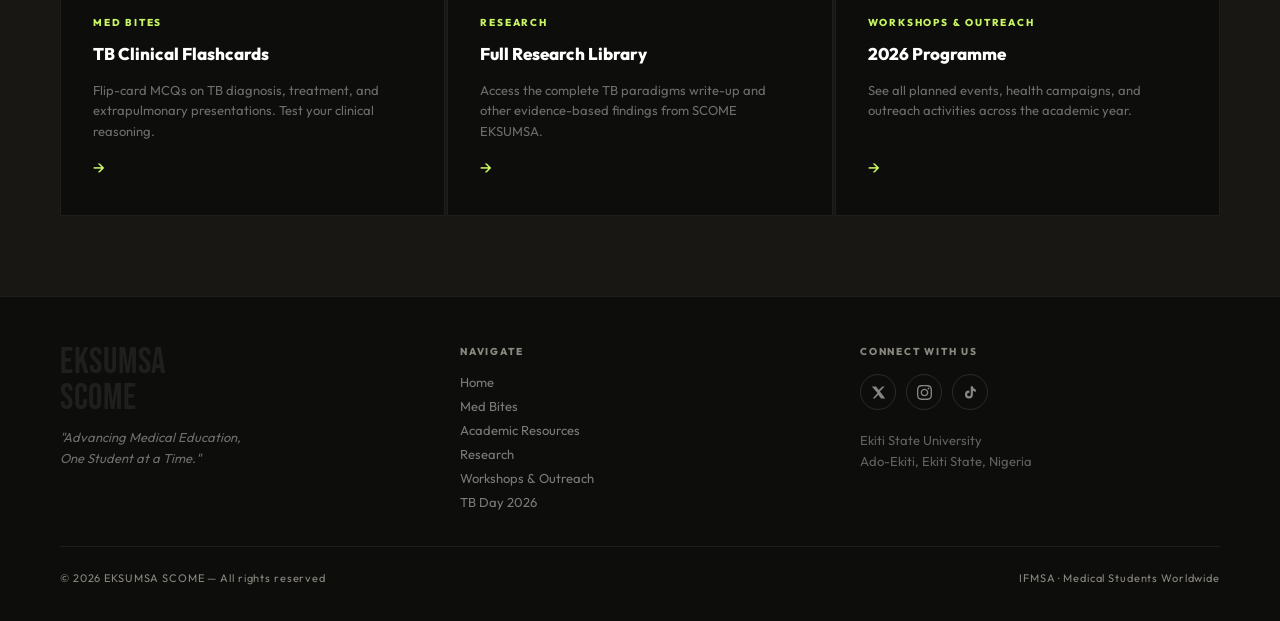
<file: tb-day.html>
<!DOCTYPE html>
<html lang="en">
<head>
<meta charset="UTF-8">
<meta name="viewport" content="width=device-width, initial-scale=1.0">
<title>World TB Day 2026 – EKSUMSA SCOME</title>
<link rel="stylesheet" href="style.css">
</head>
<body class="page-body">

<!-- ═══ NAV ═══ -->
<nav id="site-nav">
  <div class="nav-brand">
    <div class="nav-badge">EKSU</div>
    <div class="nav-brand-text">EKSUMSA SCOME<span>Ekiti State University</span></div>
  </div>
  <ul class="nav-links">
    <li><a href="index.html">Home</a></li>
    <li><a href="medbites.html">Med Bites</a></li>
    <li><a href="resources.html">Academic Resources</a></li>
    <li><a href="research.html">Research</a></li>
    <li><a href="workshops.html">Workshops &amp; Outreach</a></li>
    <li><a href="tb-day.html" class="active" style="color:#e05c4b;background:rgba(224,92,75,.08);">TB Day 2026</a></li>
  </ul>
  <div class="nav-socials">
    <a href="https://x.com/i/status/2032176159362822282" target="_blank" title="Twitter / X"><svg viewBox="0 0 24 24"><path d="M18.244 2.25h3.308l-7.227 8.26 8.502 11.24H16.17l-4.714-6.231-5.401 6.231H2.744l7.73-8.835L1.254 2.25H8.08l4.253 5.622 5.912-5.622z"/></svg></a>
    <a href="https://www.instagram.com/p/DVy85rdCA8X/?igsh=MXJ3NjY2MWo5M2Y3cg==" target="_blank" title="Instagram"><svg viewBox="0 0 24 24"><path d="M12 2.163c3.204 0 3.584.012 4.85.07 3.252.148 4.771 1.691 4.919 4.919.058 1.265.069 1.645.069 4.849 0 3.205-.012 3.584-.069 4.849-.149 3.225-1.664 4.771-4.919 4.919-1.266.058-1.644.07-4.85.07-3.204 0-3.584-.012-4.849-.07-3.26-.149-4.771-1.699-4.919-4.92-.058-1.265-.07-1.644-.07-4.849 0-3.204.013-3.583.07-4.849.149-3.227 1.664-4.771 4.919-4.919 1.266-.057 1.645-.069 4.849-.069zm0-2.163c-3.259 0-3.667.014-4.947.072-4.358.2-6.78 2.618-6.98 6.98-.059 1.281-.073 1.689-.073 4.948 0 3.259.014 3.668.072 4.948.2 4.358 2.618 6.78 6.98 6.98 1.281.058 1.689.072 4.948.072 3.259 0 3.668-.014 4.948-.072 4.354-.2 6.782-2.618 6.979-6.98.059-1.28.073-1.689.073-4.948 0-3.259-.014-3.667-.072-4.947-.196-4.354-2.617-6.78-6.979-6.98-1.281-.059-1.69-.073-4.949-.073zm0 5.838c-3.403 0-6.162 2.759-6.162 6.162s2.759 6.163 6.162 6.163 6.162-2.759 6.162-6.163c0-3.403-2.759-6.162-6.162-6.162zm0 10.162c-2.209 0-4-1.79-4-4 0-2.209 1.791-4 4-4s4 1.791 4 4c0 2.21-1.791 4-4 4zm6.406-11.845c-.796 0-1.441.645-1.441 1.44s.645 1.44 1.441 1.44c.795 0 1.439-.645 1.439-1.44s-.644-1.44-1.439-1.44z"/></svg></a>
    <a href="https://vt.tiktok.com/ZSuUeLGCw/" target="_blank" title="TikTok"><svg viewBox="0 0 24 24"><path d="M19.59 6.69a4.83 4.83 0 0 1-3.77-4.25V2h-3.45v13.67a2.89 2.89 0 0 1-2.88 2.5 2.89 2.89 0 0 1-2.89-2.89 2.89 2.89 0 0 1 2.89-2.89c.28 0 .54.04.79.1V9.01a6.34 6.34 0 0 0-.79-.05 6.34 6.34 0 0 0-6.34 6.34 6.34 6.34 0 0 0 6.34 6.34 6.34 6.34 0 0 0 6.33-6.34V9.33a8.16 8.16 0 0 0 4.77 1.52V7.4a4.85 4.85 0 0 1-1-.71z"/></svg></a>
  </div>
  <div class="nav-hamburger" id="hamburger" onclick="toggleMenu()"><span></span><span></span><span></span></div>
</nav>
<div class="nav-mobile-menu" id="mobile-menu">
  <a href="index.html">Home</a>
  <a href="medbites.html">Med Bites</a>
  <a href="resources.html">Academic Resources</a>
  <a href="research.html">Research</a>
  <a href="workshops.html">Workshops &amp; Outreach</a>
  <a href="tb-day.html" class="active" style="color:#e05c4b;">TB Day 2026</a>
  <div class="nav-mobile-socials">
    <a href="https://x.com/i/status/2032176159362822282" target="_blank"><svg viewBox="0 0 24 24" fill="rgba(255,255,255,.6)"><path d="M18.244 2.25h3.308l-7.227 8.26 8.502 11.24H16.17l-4.714-6.231-5.401 6.231H2.744l7.73-8.835L1.254 2.25H8.08l4.253 5.622 5.912-5.622z"/></svg></a>
    <a href="https://www.instagram.com/p/DVy85rdCA8X/?igsh=MXJ3NjY2MWo5M2Y3cg==" target="_blank"><svg viewBox="0 0 24 24" fill="rgba(255,255,255,.6)"><path d="M12 2.163c3.204 0 3.584.012 4.85.07 3.252.148 4.771 1.691 4.919 4.919.058 1.265.069 1.645.069 4.849 0 3.205-.012 3.584-.069 4.849-.149 3.225-1.664 4.771-4.919 4.919-1.266.058-1.644.07-4.85.07-3.204 0-3.584-.012-4.849-.07-3.26-.149-4.771-1.699-4.919-4.92-.058-1.265-.07-1.644-.07-4.849 0-3.204.013-3.583.07-4.849.149-3.227 1.664-4.771 4.919-4.919 1.266-.057 1.645-.069 4.849-.069zm0-2.163c-3.259 0-3.667.014-4.947.072-4.358.2-6.78 2.618-6.98 6.98-.059 1.281-.073 1.689-.073 4.948 0 3.259.014 3.668.072 4.948.2 4.358 2.618 6.78 6.98 6.98 1.281.058 1.689.072 4.948.072 3.259 0 3.668-.014 4.948-.072 4.354-.2 6.782-2.618 6.979-6.98.059-1.28.073-1.689.073-4.948 0-3.259-.014-3.667-.072-4.947-.196-4.354-2.617-6.78-6.979-6.98-1.281-.059-1.69-.073-4.949-.073zm0 5.838c-3.403 0-6.162 2.759-6.162 6.162s2.759 6.163 6.162 6.163 6.162-2.759 6.162-6.163c0-3.403-2.759-6.162-6.162-6.162zm0 10.162c-2.209 0-4-1.79-4-4 0-2.209 1.791-4 4-4s4 1.791 4 4c0 2.21-1.791 4-4 4zm6.406-11.845c-.796 0-1.441.645-1.441 1.44s.645 1.44 1.441 1.44c.795 0 1.439-.645 1.439-1.44s-.644-1.44-1.439-1.44z"/></svg></a>
    <a href="https://vt.tiktok.com/ZSuUeLGCw/" target="_blank"><svg viewBox="0 0 24 24" fill="rgba(255,255,255,.6)"><path d="M19.59 6.69a4.83 4.83 0 0 1-3.77-4.25V2h-3.45v13.67a2.89 2.89 0 0 1-2.88 2.5 2.89 2.89 0 0 1-2.89-2.89 2.89 2.89 0 0 1 2.89-2.89c.28 0 .54.04.79.1V9.01a6.34 6.34 0 0 0-.79-.05 6.34 6.34 0 0 0-6.34 6.34 6.34 6.34 0 0 0 6.34 6.34 6.34 6.34 0 0 0 6.33-6.34V9.33a8.16 8.16 0 0 0 4.77 1.52V7.4a4.85 4.85 0 0 1-1-.71z"/></svg></a>
  </div>
</div>

<!-- ═══ HERO ═══ -->
<section class="tb-hero">
  <div class="tb-hero-accent-line"></div>
  <div class="tb-hero-bg-word">TUBERCULOSIS</div>
  <div class="tb-hero-content">
    <div class="tb-eyebrow">World TB Day · SCOME Campaign</div>
    <h1 class="tb-hero-title">End<br><em>TB.</em><br>Now.</h1>
    <div class="tb-hero-date">MARCH 24, 2026</div>
    <p class="tb-hero-sub">EKSUMSA SCOME's campaign to raise awareness, educate communities, and mobilise students in the fight against tuberculosis.</p>
    <div class="tb-hero-ctas">
      <a href="#know-tb" class="btn-pill primary">Know the Facts</a>
      <a href="#tb-cases" class="btn-pill outline">Clinical Cases</a>
      <a href="#tb-research" class="btn-pill outline">Research</a>
    </div>
    <div class="tb-hero-stats">
      <div>
        <div class="tb-stat-num">10.7M</div>
        <div class="tb-stat-label">New cases in 2024</div>
      </div>
      <div>
        <div class="tb-stat-num">1.23M</div>
        <div class="tb-stat-label">Deaths annually</div>
      </div>
      <div>
        <div class="tb-stat-num">25%</div>
        <div class="tb-stat-label">Cases from Nigeria's region</div>
      </div>
      <div>
        <div class="tb-stat-num">6 Mths</div>
        <div class="tb-stat-label">Standard cure duration</div>
      </div>
    </div>
  </div>
</section>

<!-- ═══ IN ACTION ═══ -->
<section id="tb-action">
  <div class="action-header reveal">
    <div class="section-eyebrow" style="color:var(--green)">On Campus</div>
    <h2 class="section-title-xl dark">Our Students.<br>Our Voices.</h2>
  </div>
  <div class="photo-grid">
    <!-- Replace src paths with your actual image filenames in the same folder -->
    <div class="photo-slot grain-wrap reveal">
      <img src="1000783117.jpg" alt="EKSUMSA SCOME students at Dept of Physiology, World TB Day activation" loading="lazy">
      <div class="photo-caption">Department of Physiology · EKSU · March 24, 2026</div>
    </div>
    <div class="photo-slot grain-wrap reveal">
      <img src="1000783116.jpg" alt="EKSUMSA SCOME students after the TB Day activation" loading="lazy">
      <div class="photo-caption">SCOME team after the campus activation</div>
    </div>
  </div>
</section>

<!-- ═══ KNOW TB ═══ -->
<section id="know-tb">
  <div class="know-header reveal">
    <div class="section-eyebrow">Education</div>
    <h2 class="section-title-xl dark" style="margin-bottom:14px;">Know TB.</h2>
    <p class="section-body-text dark">The facts that every student, patient, and community member should understand.</p>
  </div>
  <div class="know-grid">

    <div class="know-card reveal">
      <div class="know-card-icon">
        <svg viewBox="0 0 24 24"><circle cx="12" cy="12" r="10"/><line x1="12" y1="8" x2="12" y2="12"/><line x1="12" y1="16" x2="12.01" y2="16"/></svg>
      </div>
      <div class="know-card-label">01 · What is TB</div>
      <div class="know-card-title">Tuberculosis Basics</div>
      <div class="know-card-points">
        <div class="know-card-point">Chronic infectious disease caused by <em>Mycobacterium tuberculosis</em></div>
        <div class="know-card-point">Primarily targets the lungs (pulmonary TB)</div>
        <div class="know-card-point">Can spread to bones, brain, and kidneys (extrapulmonary TB)</div>
        <div class="know-card-point">Preventable. Curable. Still killing millions.</div>
      </div>
      <div class="know-card-num">01</div>
    </div>

    <div class="know-card reveal">
      <div class="know-card-icon">
        <svg viewBox="0 0 24 24"><path d="M12 2a5 5 0 1 0 5 5A5 5 0 0 0 12 2zm0 8a3 3 0 1 1 3-3 3 3 0 0 1-3 3zm9 11v-1a7 7 0 0 0-14 0v1"/></svg>
      </div>
      <div class="know-card-label">02 · Transmission</div>
      <div class="know-card-title">How TB Spreads</div>
      <div class="know-card-points">
        <div class="know-card-point">Airborne — spread via cough, sneeze, or speech droplets</div>
        <div class="know-card-point">Droplet nuclei (&lt;5 microns) remain infectious in air for hours</div>
        <div class="know-card-point">Requires prolonged exposure — not from casual contact</div>
        <div class="know-card-point">NOT spread by handshakes, sharing food, or touch</div>
      </div>
      <div class="know-card-num">02</div>
    </div>

    <div class="know-card reveal">
      <div class="know-card-icon">
        <svg viewBox="0 0 24 24"><path d="M22 12h-4l-3 9L9 3l-3 9H2"/></svg>
      </div>
      <div class="know-card-label">03 · Red Flags</div>
      <div class="know-card-title">Symptoms to Know</div>
      <div class="know-card-points">
        <div class="know-card-point">Persistent cough lasting &gt;2 weeks — the hallmark symptom</div>
        <div class="know-card-point">Night sweats — profuse sweating during sleep</div>
        <div class="know-card-point">Unexplained progressive weight loss</div>
        <div class="know-card-point">Low-grade fever, fatigue, haemoptysis in advanced cases</div>
      </div>
      <div class="know-card-num">03</div>
    </div>

    <div class="know-card reveal">
      <div class="know-card-icon">
        <svg viewBox="0 0 24 24"><path d="M12 22s8-4 8-10V5l-8-3-8 3v7c0 6 8 10 8 10z"/></svg>
      </div>
      <div class="know-card-label">04 · Prevention</div>
      <div class="know-card-title">How to Stay Safe</div>
      <div class="know-card-points">
        <div class="know-card-point">BCG vaccination — protects neonates against severe TB forms</div>
        <div class="know-card-point">Good ventilation in homes, schools, and workplaces</div>
        <div class="know-card-point">Respiratory hygiene — cover mouth when coughing</div>
        <div class="know-card-point">Early screening for at-risk individuals saves lives</div>
      </div>
      <div class="know-card-num">04</div>
    </div>

    <div class="know-card reveal">
      <div class="know-card-icon">
        <svg viewBox="0 0 24 24"><path d="M9 11l3 3L22 4"/><path d="M21 12v7a2 2 0 0 1-2 2H5a2 2 0 0 1-2-2V5a2 2 0 0 1 2-2h11"/></svg>
      </div>
      <div class="know-card-label">05 · Treatment</div>
      <div class="know-card-title">Treatment Protocol</div>
      <div class="know-card-points">
        <div class="know-card-point">Standard therapy: 6 months of four-drug combination (HRZE)</div>
        <div class="know-card-point">Isoniazid · Rifampicin · Pyrazinamide · Ethambutol</div>
        <div class="know-card-point">Incomplete treatment creates drug-resistant TB (MDR/XDR)</div>
        <div class="know-card-point">DOTS — Directly Observed Therapy — ensures adherence</div>
      </div>
      <div class="know-card-num">05</div>
    </div>

    <div class="know-card reveal">
      <div class="know-card-icon">
        <svg viewBox="0 0 24 24"><path d="M10 2v7.31"/><path d="M14 9.3V1.99"/><path d="M8.5 2h7"/><path d="M14 9.3a6.5 6.5 0 1 1-4 0"/><path d="M5.58 16.5h12.85"/></svg>
      </div>
      <div class="know-card-label">06 · Myths vs Facts</div>
      <div class="know-card-title">Common Myths Busted</div>
      <div class="know-card-points">
        <div class="know-card-point"><em>"TB cannot be cured"</em> — FALSE. Curable with proper treatment</div>
        <div class="know-card-point"><em>"TB is a disease of the past"</em> — FALSE. 10.7M cases in 2024</div>
        <div class="know-card-point"><em>"TB is hereditary"</em> — FALSE. Caused by bacteria, not genes</div>
        <div class="know-card-point"><em>"BCG fully protects adults"</em> — FALSE. Partial protection only</div>
      </div>
      <div class="know-card-num">06</div>
    </div>

  </div>
  <!-- Cross-link to Med Bites -->
  <div style="max-width:1200px;margin:40px auto 0;display:flex;align-items:center;justify-content:space-between;padding:24px 36px;background:rgba(13,13,11,.04);border:1px solid rgba(0,0,0,.1);flex-wrap:wrap;gap:12px;">
    <p style="font-size:14px;color:rgba(0,0,0,.5);">Want deeper clinical questions on TB? Our Med Bites flashcards have you covered.</p>
    <a href="medbites.html#infectious-disease" class="btn-pill primary" style="font-size:11px;padding:10px 22px;">TB Med Bites →</a>
  </div>
</section>

<!-- ═══ POSTERS ═══ -->
<section id="tb-posters">
  <div class="posters-header reveal">
    <div class="section-eyebrow">Awareness Materials</div>
    <h2 class="section-title-xl" style="margin-bottom:14px;">Share These.<br>Save Lives.</h2>
    <p class="section-body-text">Campaign graphics produced by EKSUMSA SCOME for World TB Day 2026.</p>
  </div>
  <div class="posters-grid">
    <div class="poster-card reveal">
      <div class="poster-image-wrap grain-wrap">
        <img src="1000783118.jpg" alt="World Tuberculosis Day Awareness Poster — EKSUMSA SCOME" loading="lazy">
      </div>
      <div class="poster-card-footer">
        <span class="poster-card-label">Awareness Poster — Red Edition</span>
        <span class="poster-share-tag">
          <svg viewBox="0 0 24 24"><path d="M4 12v8a2 2 0 0 0 2 2h12a2 2 0 0 0 2-2v-8"/><polyline points="16 6 12 2 8 6"/><line x1="12" y1="2" x2="12" y2="15"/></svg>
          Share
        </span>
      </div>
    </div>
    <div class="poster-card reveal">
      <div class="poster-image-wrap grain-wrap">
        <img src="1000783119.jpg" alt="World Tuberculosis Day — Myths vs Facts Poster — EKSUMSA SCOME" loading="lazy">
      </div>
      <div class="poster-card-footer">
        <span class="poster-card-label">Myths vs Facts — Dark Edition</span>
        <span class="poster-share-tag">
          <svg viewBox="0 0 24 24"><path d="M4 12v8a2 2 0 0 0 2 2h12a2 2 0 0 0 2-2v-8"/><polyline points="16 6 12 2 8 6"/><line x1="12" y1="2" x2="12" y2="15"/></svg>
          Share
        </span>
      </div>
    </div>
  </div>
  <div class="posters-cta reveal">
    <p class="posters-cta-text"><strong>Help us reach more people.</strong> Download and share these posters on your social media accounts — every share is a life potentially saved.</p>
    <div style="display:flex;gap:12px;flex-wrap:wrap;">
      <a href="https://www.instagram.com/p/DVy85rdCA8X/?igsh=MXJ3NjY2MWo5M2Y3cg==" target="_blank" class="btn-pill outline" style="font-size:11px;padding:10px 22px;">Instagram</a>
      <a href="https://x.com/i/status/2032176159362822282" target="_blank" class="btn-pill outline" style="font-size:11px;padding:10px 22px;">Twitter / X</a>
    </div>
  </div>
</section>

<!-- ═══ CLINICAL CASES ═══ -->
<section id="tb-cases">
  <div class="cases-header reveal">
    <div class="section-eyebrow" style="color:var(--green)">Clinical Education</div>
    <h2 class="section-title-xl dark" style="margin-bottom:14px;">Clinical Case<br>Scenarios.</h2>
    <p class="section-body-text dark">Four illustrative cases covering the full spectrum of TB presentation — from classic pulmonary disease to extrapulmonary complications.</p>
  </div>
  <div class="cases-grid">

    <!-- Case 1 -->
    <div class="case-card reveal">
      <div class="case-card-top">
        <span class="case-num-badge">CASE SCENARIO 01</span>
        <span class="case-type-tag">Pulmonary TB</span>
      </div>
      <div class="case-card-body">
        <div class="case-title">Classic Pulmonary TB</div>
        <p class="case-presentation">
          A <strong>28-year-old man</strong> presents with a chronic cough for 4 weeks, low-grade fever, night sweats, and progressive weight loss. He has recently begun coughing up blood. He lives in a <strong>crowded apartment</strong> — a known risk factor for transmission.
        </p>
        <div class="case-divider"></div>
        <div class="case-row">
          <div class="case-row-label">Diagnosis</div>
          <div class="case-row-value">Active pulmonary TB caused by <strong><em>Mycobacterium tuberculosis</em></strong></div>
        </div>
        <div class="case-row">
          <div class="case-row-label">Key Clue</div>
          <div class="case-row-value">Chronic cough + <strong>haemoptysis</strong> + constitutional symptoms</div>
        </div>
        <div class="case-row">
          <div class="case-row-label">Note</div>
          <div class="case-row-value">Pericardial effusion may occur as a concurrent TB complication</div>
        </div>
      </div>
      <div class="case-card-footer">
        <svg viewBox="0 0 24 24"><path d="M2 3h6a4 4 0 0 1 4 4v14a3 3 0 0 0-3-3H2z"/><path d="M22 3h-6a4 4 0 0 0-4 4v14a3 3 0 0 1 3-3h7z"/></svg>
        SCOME EKSUMSA · Educational Case
      </div>
    </div>

    <!-- Case 2 -->
    <div class="case-card reveal">
      <div class="case-card-top">
        <span class="case-num-badge">CASE SCENARIO 02</span>
        <span class="case-type-tag">Latent TB</span>
      </div>
      <div class="case-card-body">
        <div class="case-title">Latent TB — Asymptomatic</div>
        <p class="case-presentation">
          A <strong>22-year-old medical student</strong> undergoes routine tuberculosis screening. She reports <strong>no symptoms whatsoever</strong>. Her Mantoux (TST) test returns positive. Chest X-ray is completely normal with no parenchymal findings.
        </p>
        <div class="case-divider"></div>
        <div class="case-row">
          <div class="case-row-label">Diagnosis</div>
          <div class="case-row-value"><strong>Latent TB</strong> — bacteria present but contained; patient is not infectious</div>
        </div>
        <div class="case-row">
          <div class="case-row-label">Key Clue</div>
          <div class="case-row-value">Positive TST + <strong>no symptoms</strong> + normal CXR = latent, not active</div>
        </div>
        <div class="case-row">
          <div class="case-row-label">Risk</div>
          <div class="case-row-value">Remains at risk for future reactivation — preventive therapy indicated</div>
        </div>
      </div>
      <div class="case-card-footer">
        <svg viewBox="0 0 24 24"><path d="M2 3h6a4 4 0 0 1 4 4v14a3 3 0 0 0-3-3H2z"/><path d="M22 3h-6a4 4 0 0 0-4 4v14a3 3 0 0 1 3-3h7z"/></svg>
        SCOME EKSUMSA · Educational Case
      </div>
    </div>

    <!-- Case 3 -->
    <div class="case-card reveal">
      <div class="case-card-top">
        <span class="case-num-badge">CASE SCENARIO 03</span>
        <span class="case-type-tag">Extrapulmonary TB</span>
      </div>
      <div class="case-card-body">
        <div class="case-title">TB Meningitis</div>
        <p class="case-presentation">
          A <strong>5-year-old child</strong> presents with fever, headache, vomiting, neck stiffness, and altered consciousness. Symptoms developed <strong>gradually over 2 weeks</strong> — a subacute course atypical of routine bacterial meningitis.
        </p>
        <div class="case-divider"></div>
        <div class="case-row">
          <div class="case-row-label">Diagnosis</div>
          <div class="case-row-value">Extrapulmonary TB — <strong>TB Meningitis</strong></div>
        </div>
        <div class="case-row">
          <div class="case-row-label">Key Clue</div>
          <div class="case-row-value"><strong>Subacute onset</strong> over days-weeks — not the abrupt onset of bacterial meningitis</div>
        </div>
        <div class="case-row">
          <div class="case-row-label">Danger</div>
          <div class="case-row-value">High morbidity and mortality — requires urgent diagnosis and treatment</div>
        </div>
      </div>
      <div class="case-card-footer">
        <svg viewBox="0 0 24 24"><path d="M2 3h6a4 4 0 0 1 4 4v14a3 3 0 0 0-3-3H2z"/><path d="M22 3h-6a4 4 0 0 0-4 4v14a3 3 0 0 1 3-3h7z"/></svg>
        SCOME EKSUMSA · Educational Case
      </div>
    </div>

    <!-- Case 4 -->
    <div class="case-card reveal">
      <div class="case-card-top">
        <span class="case-num-badge">CASE SCENARIO 04</span>
        <span class="case-type-tag">Extrapulmonary TB</span>
      </div>
      <div class="case-card-body">
        <div class="case-title">TB Pericarditis</div>
        <p class="case-presentation">
          A <strong>50-year-old man</strong> presents with chest pain, shortness of breath, and bilateral leg swelling. Examination reveals <strong>muffled heart sounds</strong> and evidence of fluid accumulation around the heart.
        </p>
        <div class="case-divider"></div>
        <div class="case-row">
          <div class="case-row-label">Diagnosis</div>
          <div class="case-row-value">Extrapulmonary TB — <strong>TB Pericarditis</strong> with pericardial effusion</div>
        </div>
        <div class="case-row">
          <div class="case-row-label">Key Clue</div>
          <div class="case-row-value">Classic triad: muffled sounds + raised JVP + hypotension = <strong>Beck's Triad</strong></div>
        </div>
        <div class="case-row">
          <div class="case-row-label">Emergency</div>
          <div class="case-row-value">Cardiac tamponade is a life-threatening complication requiring urgent drainage</div>
        </div>
      </div>
      <div class="case-card-footer">
        <svg viewBox="0 0 24 24"><path d="M2 3h6a4 4 0 0 1 4 4v14a3 3 0 0 0-3-3H2z"/><path d="M22 3h-6a4 4 0 0 0-4 4v14a3 3 0 0 1 3-3h7z"/></svg>
        SCOME EKSUMSA · Educational Case
      </div>
    </div>

  </div>
  <div class="cases-slide-link reveal">
    <div>
      <p style="font-size:11px;font-weight:800;letter-spacing:.14em;text-transform:uppercase;color:var(--lime);margin-bottom:6px;">Full Presentation</p>
      <p><strong>Tuberculosis: Clinical Case Scenarios</strong> — View the complete annotated slides for deeper clinical context.</p>
    </div>
    <a href="#" class="btn-pill primary" style="font-size:11px;padding:10px 22px;">View Slides →</a>
  </div>
</section>

<!-- ═══ RESEARCH ═══ -->
<section id="tb-research">
  <div class="research-header reveal">
    <div class="section-eyebrow">Research Spotlight</div>
    <h2 class="section-title-xl" style="margin-bottom:14px;">The Science<br>Behind TB.</h2>
    <p class="section-body-text">Our Director of Academics &amp; Research presents a comprehensive analysis of the global TB landscape.</p>
  </div>
  <div class="research-feature">
    <div class="research-feature-main reveal">
      <div class="research-feature-bg">TB</div>
      <div class="research-tag">Featured Write-up · 2024–2026</div>
      <h3 class="research-title">Global Tuberculosis Paradigms: Epidemiological Shifts, Therapeutic Innovations &amp; Emerging Research Frontiers</h3>
      <p class="research-abstract">A comprehensive analysis of where TB control stands in 2026 — from post-pandemic recovery and ultra-short drug regimens to AI-driven diagnostics and the socioeconomic inequities that continue to fuel transmission in high-burden regions including Nigeria.</p>
      <div class="research-stats-row">
        <div>
          <div class="research-stat-val">10.7M</div>
          <div class="research-stat-lbl">Global cases (2024)</div>
        </div>
        <div>
          <div class="research-stat-val">1.23M</div>
          <div class="research-stat-lbl">Deaths recorded</div>
        </div>
        <div>
          <div class="research-stat-val">18</div>
          <div class="research-stat-lbl">Vaccine candidates in trials</div>
        </div>
      </div>
      <div style="display:flex;gap:12px;flex-wrap:wrap;position:relative;z-index:1;">
        <a href="Global_Tuberculosis_Paradigms__Epidemiological_Shi___.pdf" target="_blank" class="btn-pill primary">Download PDF</a>
        <a href="research.html" class="btn-pill outline">All Research →</a>
      </div>
    </div>
    <div class="research-feature-side reveal">
      <div class="research-side-label">Key Findings</div>
      <ul class="research-key-findings">
        <li>Asymptomatic TB transmission accounts for 25–51% of all spread events</li>
        <li>New 4-month DS-TB regimen (2HPZM/2HPM) now conditionally recommended</li>
        <li>BPaLM 6-month regimen replaces injections for MDR/RR-TB treatment</li>
        <li>M72/AS01E vaccine showed 50% efficacy — Phase III trial underway</li>
        <li>AI models trained on 32,000 Mtb genomes identifying novel drug targets</li>
        <li>Climate change, malnutrition, and air pollution are amplifying the epidemic</li>
        <li>Catastrophic costs affect 50% of TB-affected households in high-burden regions</li>
      </ul>
      <div style="padding-top:20px;border-top:1px solid rgba(200,245,100,.15);">
        <div style="font-size:10px;font-weight:800;letter-spacing:.16em;text-transform:uppercase;color:rgba(255,255,255,.3);margin-bottom:6px;">Written by</div>
        <div style="font-size:14px;font-weight:700;color:rgba(255,255,255,.6);">Director of Academics &amp; Research</div>
        <div style="font-size:12px;color:rgba(255,255,255,.3);">EKSUMSA SCOME · March 2026</div>
      </div>
    </div>
  </div>
</section>

<!-- ═══ SURVEY ═══ -->
<section id="tb-survey">
  <div class="survey-inner">
    <div class="survey-left reveal">
      <div class="section-eyebrow" style="color:var(--green)">Community Data</div>
      <h2 class="section-title-xl dark" style="margin-bottom:16px;">What Our<br>Community Said.</h2>
      <p class="section-body-text dark">We surveyed students and community members on TB awareness, misconceptions, and health-seeking behaviour. Results will be published here once analysis is complete.</p>
    </div>
    <div class="survey-placeholder reveal">
      <div class="survey-placeholder-icon">
        <svg viewBox="0 0 24 24"><path d="M9 11l3 3L22 4"/><path d="M21 12v7a2 2 0 0 1-2 2H5a2 2 0 0 1-2-2V5a2 2 0 0 1 2-2h11"/></svg>
      </div>
      <div class="survey-placeholder-text">Survey results are being compiled and will be displayed here once analysis is complete.</div>
      <div class="survey-placeholder-badge">
        <svg viewBox="0 0 24 24" style="width:10px;height:10px;stroke:rgba(255,255,255,.3);fill:none;stroke-width:2;"><circle cx="12" cy="12" r="10"/><line x1="12" y1="8" x2="12" y2="12"/><line x1="12" y1="16" x2="12.01" y2="16"/></svg>
        Coming Soon
      </div>
    </div>
  </div>
</section>

<!-- ═══ VIDEOS ═══ -->
<section id="tb-videos">
  <div class="videos-header reveal">
    <div class="section-eyebrow">Awareness Videos</div>
    <h2 class="section-title-xl" style="margin-bottom:14px;">Watch.<br>Learn. Share.</h2>
    <p class="section-body-text">Short-form awareness videos produced for the World TB Day 2026 campaign.</p>
  </div>
  <div class="video-placeholder-grid">
    <div class="video-slot reveal">
      <div class="video-coming-badge">Video Coming</div>
      <div class="video-play-ring">
        <svg viewBox="0 0 24 24"><polygon points="5 3 19 12 5 21 5 3" fill="rgba(224,92,75,.7)"/></svg>
      </div>
      <div class="video-slot-label">Awareness Video 01</div>
    </div>
    <div class="video-slot reveal">
      <div class="video-coming-badge">Video Coming</div>
      <div class="video-play-ring">
        <svg viewBox="0 0 24 24"><polygon points="5 3 19 12 5 21 5 3" fill="rgba(224,92,75,.7)"/></svg>
      </div>
      <div class="video-slot-label">Awareness Video 02</div>
    </div>
  </div>
  <p style="max-width:1200px;margin:20px auto 0;font-size:12px;color:rgba(255,255,255,.2);font-style:italic;">Replace the video-slot divs above with &lt;iframe&gt; embeds from YouTube, TikTok, or Instagram once your videos are live.</p>
</section>

<!-- ═══ CROSS-LINKS ═══ -->
<section id="tb-crosslinks">
  <div style="max-width:1200px;margin:0 auto 40px;">
    <div class="section-eyebrow">Explore More</div>
    <h2 class="section-title-xl" style="margin-bottom:0;">Continue<br>Learning.</h2>
  </div>
  <div class="crosslinks-inner">
    <a href="medbites.html#infectious-disease" class="crosslink-card reveal">
      <div class="crosslink-label">Med Bites</div>
      <div class="crosslink-title">TB Clinical Flashcards</div>
      <div class="crosslink-desc">Flip-card MCQs on TB diagnosis, treatment, and extrapulmonary presentations. Test your clinical reasoning.</div>
      <div class="crosslink-arrow">→</div>
    </a>
    <a href="research.html" class="crosslink-card reveal">
      <div class="crosslink-label">Research</div>
      <div class="crosslink-title">Full Research Library</div>
      <div class="crosslink-desc">Access the complete TB paradigms write-up and other evidence-based findings from SCOME EKSUMSA.</div>
      <div class="crosslink-arrow">→</div>
    </a>
    <a href="workshops.html" class="crosslink-card reveal">
      <div class="crosslink-label">Workshops &amp; Outreach</div>
      <div class="crosslink-title">2026 Programme</div>
      <div class="crosslink-desc">See all planned events, health campaigns, and outreach activities across the academic year.</div>
      <div class="crosslink-arrow">→</div>
    </a>
  </div>
</section>

<!-- ═══ FOOTER ═══ -->
<footer class="site-footer">
  <div class="footer-inner">
    <div>
      <div class="footer-brand-big">EKSUMSA<br>SCOME</div>
      <p class="footer-tagline">"Advancing Medical Education,<br>One Student at a Time."</p>
    </div>
    <div>
      <div class="footer-col-title">Navigate</div>
      <div class="footer-links">
        <a href="index.html">Home</a>
        <a href="medbites.html">Med Bites</a>
        <a href="resources.html">Academic Resources</a>
        <a href="research.html">Research</a>
        <a href="workshops.html">Workshops &amp; Outreach</a>
        <a href="tb-day.html">TB Day 2026</a>
      </div>
    </div>
    <div>
      <div class="footer-col-title">Connect with us</div>
      <div class="footer-socials-row" style="margin-bottom:20px;">
        <a href="https://x.com/i/status/2032176159362822282" target="_blank" title="Twitter / X"><svg viewBox="0 0 24 24"><path d="M18.244 2.25h3.308l-7.227 8.26 8.502 11.24H16.17l-4.714-6.231-5.401 6.231H2.744l7.73-8.835L1.254 2.25H8.08l4.253 5.622 5.912-5.622z"/></svg></a>
        <a href="https://www.instagram.com/p/DVy85rdCA8X/?igsh=MXJ3NjY2MWo5M2Y3cg==" target="_blank" title="Instagram"><svg viewBox="0 0 24 24"><path d="M12 2.163c3.204 0 3.584.012 4.85.07 3.252.148 4.771 1.691 4.919 4.919.058 1.265.069 1.645.069 4.849 0 3.205-.012 3.584-.069 4.849-.149 3.225-1.664 4.771-4.919 4.919-1.266.058-1.644.07-4.85.07-3.204 0-3.584-.012-4.849-.07-3.26-.149-4.771-1.699-4.919-4.92-.058-1.265-.07-1.644-.07-4.849 0-3.204.013-3.583.07-4.849.149-3.227 1.664-4.771 4.919-4.919 1.266-.057 1.645-.069 4.849-.069zm0-2.163c-3.259 0-3.667.014-4.947.072-4.358.2-6.78 2.618-6.98 6.98-.059 1.281-.073 1.689-.073 4.948 0 3.259.014 3.668.072 4.948.2 4.358 2.618 6.78 6.98 6.98 1.281.058 1.689.072 4.948.072 3.259 0 3.668-.014 4.948-.072 4.354-.2 6.782-2.618 6.979-6.98.059-1.28.073-1.689.073-4.948 0-3.259-.014-3.667-.072-4.947-.196-4.354-2.617-6.78-6.979-6.98-1.281-.059-1.69-.073-4.949-.073zm0 5.838c-3.403 0-6.162 2.759-6.162 6.162s2.759 6.163 6.162 6.163 6.162-2.759 6.162-6.163c0-3.403-2.759-6.162-6.162-6.162zm0 10.162c-2.209 0-4-1.79-4-4 0-2.209 1.791-4 4-4s4 1.791 4 4c0 2.21-1.791 4-4 4zm6.406-11.845c-.796 0-1.441.645-1.441 1.44s.645 1.44 1.441 1.44c.795 0 1.439-.645 1.439-1.44s-.644-1.44-1.439-1.44z"/></svg></a>
        <a href="https://vt.tiktok.com/ZSuUeLGCw/" target="_blank" title="TikTok"><svg viewBox="0 0 24 24"><path d="M19.59 6.69a4.83 4.83 0 0 1-3.77-4.25V2h-3.45v13.67a2.89 2.89 0 0 1-2.88 2.5 2.89 2.89 0 0 1-2.89-2.89 2.89 2.89 0 0 1 2.89-2.89c.28 0 .54.04.79.1V9.01a6.34 6.34 0 0 0-.79-.05 6.34 6.34 0 0 0-6.34 6.34 6.34 6.34 0 0 0 6.34 6.34 6.34 6.34 0 0 0 6.33-6.34V9.33a8.16 8.16 0 0 0 4.77 1.52V7.4a4.85 4.85 0 0 1-1-.71z"/></svg></a>
      </div>
      <p style="font-size:13px;color:rgba(255,255,255,.35);line-height:1.6;">Ekiti State University<br>Ado-Ekiti, Ekiti State, Nigeria</p>
    </div>
  </div>
  <div class="footer-bottom">
    <span>© 2026 EKSUMSA SCOME — All rights reserved</span>
    <span>IFMSA · Medical Students Worldwide</span>
  </div>
</footer>

<script src="scripts.js"></script>
</body>
</html>
</file>
<file: style.css>
/* ═══════════════════════════════════════════
   EKSUMSA SCOME — Shared Stylesheet
   ═══════════════════════════════════════════ */
@import url('https://fonts.googleapis.com/css2?family=Bebas+Neue&family=Outfit:wght@300;400;500;600;700;800;900&display=swap');

*, *::before, *::after { box-sizing: border-box; margin: 0; padding: 0; }

:root {
  --ink:    #0d0d0b;
  --ink2:   #181714;
  --sand:   #e9e5dc;
  --cream:  #f4f1eb;
  --green:  #1a6b2f;
  --lime:   #c8f564;
  --muted:  #8a8880;
  --rule:   rgba(255,255,255,0.07);
  --nav-h:  68px;
}

html { scroll-behavior: smooth; }
/* overflow-x:clip is preferred over hidden — it doesn't create a new containing
   block, so position:fixed/sticky keep working. `hidden` stays as a fallback for
   older browsers. overflow-wrap stops long unbreakable strings (URLs, long
   medical terms) from forcing horizontal scroll on narrow viewports. */
body {
  font-family: 'Outfit', sans-serif;
  background: var(--ink); color: var(--cream);
  overflow-x: hidden;          /* fallback */
  overflow-x: clip;            /* modern */
  overflow-wrap: break-word;
}
a { color: inherit; text-decoration: none; }
img { display: block; max-width: 100%; }

/* ─── NAV ─── */
#site-nav {
  position: fixed; top: 0; left: 0; right: 0; z-index: 1000;
  height: var(--nav-h);
  background: rgba(13,13,11,0.96);
  backdrop-filter: blur(12px);
  border-bottom: 1px solid var(--rule);
  display: flex; align-items: center;
  padding: 0 40px;
  gap: 0;
}
.nav-brand {
  display: flex; align-items: center; gap: 12px;
  flex-shrink: 0; margin-right: auto;
}
.nav-badge {
  width: 38px; height: 38px; border-radius: 50%;
  border: 2px solid var(--green);
  display: flex; align-items: center; justify-content: center;
  font-family: 'Bebas Neue'; font-size: 11px; color: var(--lime); letter-spacing: 1px;
}
.nav-brand-text { font-size: 11px; font-weight: 800; letter-spacing: .1em; text-transform: uppercase; color: #fff; line-height: 1.4; }
.nav-brand-text span { color: var(--muted); font-weight: 400; display: block; font-size: 10px; }

.nav-links {
  display: flex; align-items: center; gap: 4px;
  list-style: none;
}
.nav-links a {
  display: block;
  padding: 8px 14px;
  border-radius: 6px;
  font-size: 12px; font-weight: 700;
  letter-spacing: .08em; text-transform: uppercase;
  color: rgba(255,255,255,.55);
  transition: color .2s, background .2s;
  white-space: nowrap;
}
.nav-links a:hover { color: #fff; background: rgba(255,255,255,.06); }
.nav-links a.active { color: var(--lime); background: rgba(200,245,100,.08); }

.nav-socials {
  display: flex; align-items: center; gap: 10px;
  margin-left: 20px; padding-left: 20px;
  border-left: 1px solid var(--rule);
}
.nav-socials a {
  width: 32px; height: 32px;
  border-radius: 50%; border: 1px solid rgba(255,255,255,.12);
  display: flex; align-items: center; justify-content: center;
  transition: border-color .2s, background .2s;
}
.nav-socials a:hover { border-color: var(--lime); background: rgba(200,245,100,.1); }
.nav-socials svg { width: 14px; height: 14px; fill: rgba(255,255,255,.55); transition: fill .2s; }
.nav-socials a:hover svg { fill: var(--lime); }

/* Hamburger */
.nav-hamburger {
  display: none; flex-direction: column; gap: 5px;
  cursor: pointer; padding: 6px; margin-left: 12px;
}
.nav-hamburger span { width: 22px; height: 2px; background: #fff; border-radius: 2px; transition: all .25s; }
.nav-hamburger.open span:nth-child(1) { transform: translateY(7px) rotate(45deg); }
.nav-hamburger.open span:nth-child(2) { opacity: 0; }
.nav-hamburger.open span:nth-child(3) { transform: translateY(-7px) rotate(-45deg); }

.nav-mobile-menu {
  display: none; position: fixed;
  top: var(--nav-h); left: 0; right: 0;
  background: rgba(13,13,11,.98);
  border-bottom: 1px solid var(--rule);
  padding: 20px 24px 28px;
  z-index: 999; flex-direction: column; gap: 4px;
}
.nav-mobile-menu.open { display: flex; }
.nav-mobile-menu a {
  display: block; padding: 12px 16px; border-radius: 8px;
  font-size: 13px; font-weight: 700; letter-spacing: .08em; text-transform: uppercase;
  color: rgba(255,255,255,.6); transition: color .2s, background .2s;
}
.nav-mobile-menu a:hover, .nav-mobile-menu a.active { color: var(--lime); background: rgba(200,245,100,.07); }
.nav-mobile-socials {
  display: flex; gap: 12px; margin-top: 14px; padding-top: 14px;
  border-top: 1px solid var(--rule);
}
.nav-mobile-socials a {
  width: 36px; height: 36px; border-radius: 50%;
  border: 1px solid rgba(255,255,255,.12);
  display: flex; align-items: center; justify-content: center;
  padding: 0;
}
.nav-mobile-socials a:hover { border-color: var(--lime); background: rgba(200,245,100,.1); }
.nav-mobile-socials svg { width: 15px; height: 15px; fill: rgba(255,255,255,.55); }

/* Page offset */
.page-body { padding-top: var(--nav-h); }

/* ─── FOOTER ─── */
.site-footer {
  background: var(--ink);
  border-top: 1px solid var(--rule);
  padding: 48px 60px 36px;
}
.footer-inner {
  display: grid; grid-template-columns: 1fr 1fr 1fr;
  gap: 40px; margin-bottom: 36px;
}
.footer-col-title {
  font-size: 10px; font-weight: 800; letter-spacing: .18em; text-transform: uppercase;
  color: var(--muted); margin-bottom: 16px;
}
.footer-brand-big {
  font-family: 'Bebas Neue'; font-size: 36px; letter-spacing: .02em;
  color: rgba(255,255,255,.08); line-height: 1; margin-bottom: 10px;
}
.footer-tagline { font-size: 13px; color: rgba(255,255,255,.4); line-height: 1.6; font-style: italic; }
.footer-links { display: flex; flex-direction: column; gap: 8px; }
.footer-links a { font-size: 13px; color: rgba(255,255,255,.45); transition: color .2s; }
.footer-links a:hover { color: var(--lime); }
.footer-socials-row { display: flex; gap: 10px; }
.footer-socials-row a {
  width: 36px; height: 36px; border-radius: 50%;
  border: 1px solid rgba(255,255,255,.12);
  display: flex; align-items: center; justify-content: center;
  transition: border-color .2s, background .2s;
}
.footer-socials-row a:hover { border-color: var(--lime); background: rgba(200,245,100,.1); }
.footer-socials-row svg { width: 15px; height: 15px; fill: rgba(255,255,255,.5); }
.footer-bottom {
  display: flex; align-items: center; justify-content: space-between;
  padding-top: 24px; border-top: 1px solid var(--rule);
  font-size: 11px; color: var(--muted); letter-spacing: .08em;
}

/* ─── SECTION UTILITIES ─── */
.section-eyebrow {
  font-size: 11px; font-weight: 800; letter-spacing: .2em; text-transform: uppercase;
  color: var(--lime); display: flex; align-items: center; gap: 12px; margin-bottom: 14px;
}
.section-eyebrow::before { content: ''; width: 30px; height: 2px; background: var(--lime); }
.section-title-xl {
  font-family: 'Bebas Neue'; font-size: clamp(48px,6vw,88px);
  line-height: 1; letter-spacing: .02em; color: #fff;
}
.section-title-xl.dark { color: var(--ink); }
.section-body-text { font-size: 17px; line-height: 1.7; color: rgba(255,255,255,.6); max-width: 640px; }
.section-body-text.dark { color: rgba(13,13,11,.65); }

/* reveal animation */
.reveal { opacity: 0; transform: translateY(28px); transition: opacity .6s ease, transform .6s ease; }
.reveal.in-view { opacity: 1; transform: none; }

/* ─── PILL BUTTON ─── */
.btn-pill {
  display: inline-flex; align-items: center; gap: 8px;
  padding: 13px 28px; border-radius: 100px;
  font-size: 12px; font-weight: 800; letter-spacing: .1em; text-transform: uppercase;
  transition: all .22s; cursor: pointer; border: none;
}
.btn-pill.primary { background: var(--lime); color: var(--ink); }
.btn-pill.primary:hover { background: #d4ff70; transform: translateY(-2px); }
.btn-pill.outline { background: transparent; color: #fff; border: 1px solid rgba(255,255,255,.2); }
.btn-pill.outline:hover { border-color: var(--lime); color: var(--lime); transform: translateY(-2px); }

/* ─── RESPONSIVE ─── */
@media (max-width: 900px) {
  #site-nav { padding: 0 20px; }
  .nav-links { display: none; }
  .nav-socials { display: none; }
  .nav-hamburger { display: flex; }
  .footer-inner { grid-template-columns: 1fr; gap: 28px; }
  .site-footer { padding: 40px 24px 28px; }
  .footer-bottom { flex-direction: column; gap: 8px; text-align: center; }
}

/* ─── AGENDA MODAL ─── */
.agenda-modal-overlay {
  position: fixed; inset: 0; z-index: 2000;
  background: rgba(0,0,0,0.75);
  backdrop-filter: blur(6px);
  display: flex; align-items: flex-end; justify-content: center;
  opacity: 0; pointer-events: none;
  transition: opacity .35s ease;
}
.agenda-modal-overlay.open { opacity: 1; pointer-events: all; }

.agenda-drawer {
  width: 100%; max-width: 780px;
  background: var(--ink2);
  border: 1px solid rgba(255,255,255,.08);
  border-bottom: none;
  border-radius: 20px 20px 0 0;
  padding: 36px 40px 48px;
  transform: translateY(100%);
  transition: transform .4s cubic-bezier(.22,1,.36,1);
  max-height: 88vh; overflow-y: auto;
}
.agenda-modal-overlay.open .agenda-drawer { transform: translateY(0); }

.agenda-drawer-handle {
  width: 40px; height: 4px;
  background: rgba(255,255,255,.15);
  border-radius: 2px;
  margin: 0 auto 28px;
}
.agenda-drawer-header {
  display: flex; align-items: flex-start; justify-content: space-between;
  margin-bottom: 28px; gap: 16px;
}
.agenda-drawer-title {
  font-family: 'Bebas Neue'; font-size: 36px;
  color: var(--lime); letter-spacing: .04em; line-height: 1;
}
.agenda-drawer-sub {
  font-size: 12px; font-weight: 600; letter-spacing: .1em;
  text-transform: uppercase; color: var(--muted); margin-top: 6px;
}
.agenda-close-btn {
  width: 36px; height: 36px; border-radius: 50%;
  border: 1px solid rgba(255,255,255,.12);
  background: transparent; cursor: pointer;
  display: flex; align-items: center; justify-content: center;
  flex-shrink: 0; transition: border-color .2s, background .2s;
}
.agenda-close-btn:hover { border-color: var(--lime); background: rgba(200,245,100,.1); }
.agenda-close-btn svg { width: 14px; height: 14px; stroke: rgba(255,255,255,.6); fill: none; stroke-width: 2; }

.agenda-event-list { display: flex; flex-direction: column; gap: 12px; }
.agenda-event {
  display: grid; grid-template-columns: 72px 1fr;
  gap: 0; border: 1px solid rgba(255,255,255,.06);
  border-radius: 12px; overflow: hidden;
  transition: border-color .2s;
}
.agenda-event:hover { border-color: rgba(200,245,100,.25); }
.agenda-event-date {
  background: rgba(26,107,47,.2);
  display: flex; flex-direction: column;
  align-items: center; justify-content: center;
  padding: 16px 8px; gap: 2px;
}
.agenda-event-day { font-family: 'Bebas Neue'; font-size: 28px; color: var(--lime); line-height: 1; }
/* Shrink font for date ranges like "24–30" */
.agenda-event-day[data-range] { font-size: 18px; line-height: 1.2; }
.agenda-event-mon { font-size: 10px; font-weight: 700; letter-spacing: .1em; text-transform: uppercase; color: var(--green); }
.agenda-event-body { padding: 14px 18px; }
.agenda-event-focus {
  display: inline-block; font-size: 10px; font-weight: 700;
  letter-spacing: .1em; text-transform: uppercase;
  color: var(--lime); background: rgba(200,245,100,.1);
  border-radius: 4px; padding: 2px 8px; margin-bottom: 6px;
}
.agenda-event-name { font-size: 14px; font-weight: 700; color: #fff; margin-bottom: 4px; }
.agenda-event-points { font-size: 12px; color: var(--muted); line-height: 1.6; }

.agenda-open-btn {
  display: inline-flex; align-items: center; gap: 10px;
  margin-top: 24px;
  padding: 12px 22px;
  background: rgba(200,245,100,.08);
  border: 1px solid rgba(200,245,100,.3);
  border-radius: 8px;
  font-size: 12px; font-weight: 800; letter-spacing: .1em; text-transform: uppercase;
  color: var(--lime); cursor: pointer;
  transition: background .2s, border-color .2s;
}
.agenda-open-btn:hover { background: rgba(200,245,100,.15); border-color: var(--lime); }
.agenda-open-btn svg { width: 16px; height: 16px; stroke: var(--lime); fill: none; stroke-width: 2; }

@media (max-width: 900px) {
  .agenda-drawer { padding: 28px 20px 40px; }
}


/* ═══════════════════════════════════════════
   TB DAY 2026 PAGE STYLES
   ═══════════════════════════════════════════ */

/* ── HERO ── */
.tb-hero {
  min-height: 100vh;
  background: var(--ink);
  display: flex; flex-direction: column;
  position: relative; overflow: hidden;
}
.tb-hero-bg-word {
  position: absolute; bottom: -80px; right: -40px;
  font-family: 'Bebas Neue'; font-size: clamp(180px,28vw,420px);
  line-height: 1; color: rgba(255,255,255,.018);
  user-select: none; pointer-events: none; letter-spacing: -6px; z-index: 0;
}
.tb-hero-accent-line {
  position: absolute; top: 0; left: 0; right: 0; height: 3px;
  background: linear-gradient(90deg, #c0392b 0%, rgba(192,57,43,0) 60%);
}
.tb-hero-content {
  flex: 1; display: flex; flex-direction: column;
  justify-content: center; padding: 100px 60px 60px;
  position: relative; z-index: 2; max-width: 960px;
}
.tb-eyebrow {
  display: inline-flex; align-items: center; gap: 12px;
  font-size: 11px; font-weight: 800; letter-spacing: .2em; text-transform: uppercase;
  color: #e05c4b; margin-bottom: 28px; animation: fadeUp .7s ease both;
}
.tb-eyebrow::before { content: ''; width: 28px; height: 2px; background: #e05c4b; }
.tb-hero-title {
  font-family: 'Bebas Neue';
  font-size: clamp(72px,13vw,156px);
  line-height: .88; letter-spacing: .01em; color: #fff;
  animation: fadeUp .7s .1s ease both;
}
.tb-hero-title em {
  font-style: normal; color: transparent;
  -webkit-text-stroke: 2px rgba(255,255,255,.2);
}
.tb-hero-date {
  margin-top: 28px;
  font-family: 'Bebas Neue'; font-size: 22px; letter-spacing: .15em;
  color: rgba(255,255,255,.25); animation: fadeUp .7s .2s ease both;
}
.tb-hero-sub {
  margin-top: 16px; font-size: 19px; font-weight: 400;
  color: rgba(255,255,255,.45); max-width: 520px; line-height: 1.65;
  font-style: italic; animation: fadeUp .7s .25s ease both;
}
.tb-hero-ctas {
  margin-top: 44px; display: flex; gap: 14px; flex-wrap: wrap;
  animation: fadeUp .7s .35s ease both;
}
.tb-hero-stats {
  display: flex; gap: 56px; margin-top: 64px;
  animation: fadeUp .7s .45s ease both;
  padding-top: 48px; border-top: 1px solid rgba(255,255,255,.06);
}
.tb-stat-num {
  font-family: 'Bebas Neue'; font-size: 44px; line-height: 1; color: #e05c4b;
}
.tb-stat-label {
  font-size: 11px; font-weight: 600; letter-spacing: .1em; text-transform: uppercase;
  color: rgba(255,255,255,.3); margin-top: 4px;
}

/* ── GRAIN TEXTURE ── */
@keyframes grain-shift {
  0%,100%{ transform:translate(0,0) }
  10%{ transform:translate(-3%,-5%) }
  20%{ transform:translate(-8%,10%) }
  30%{ transform:translate(5%,-7%) }
  40%{ transform:translate(-3%,12%) }
  50%{ transform:translate(8%,4%) }
  60%{ transform:translate(-4%,-3%) }
  70%{ transform:translate(2%,9%) }
  80%{ transform:translate(-7%,5%) }
  90%{ transform:translate(3%,-11%) }
}

.grain-wrap {
  position: relative; overflow: hidden;
}

/* Vignette — blends image edges into the dark theme */
.grain-wrap::before {
  content: '';
  position: absolute; inset: 0; z-index: 1; pointer-events: none;
  background:
    linear-gradient(to bottom, rgba(13,13,11,.45) 0%, rgba(13,13,11,.05) 25%, rgba(13,13,11,.05) 60%, rgba(13,13,11,.65) 100%),
    radial-gradient(ellipse at center, transparent 45%, rgba(13,13,11,.35) 100%);
}

/* Grain film — the noise texture layer */
.grain-wrap::after {
  content: '';
  position: absolute;
  top: -50%; left: -50%;
  width: 200%; height: 200%;
  z-index: 2; pointer-events: none;
  background-image: url("data:image/svg+xml,<svg xmlns='http://www.w3.org/2000/svg' width='220' height='220'><filter id='g'><feTurbulence type='fractalNoise' baseFrequency='0.78' numOctaves='4' stitchTiles='stitch'/><feColorMatrix type='saturate' values='0'/></filter><rect width='220' height='220' filter='url(%23g)'/></svg>");
  background-repeat: repeat;
  background-size: 220px 220px;
  opacity: .11;
  mix-blend-mode: overlay;
  animation: grain-shift .6s steps(1) infinite;
}

/* ── SECTION: IN ACTION ── */
#tb-action { background: var(--sand); padding: 120px 60px; }
.action-header { max-width: 1200px; margin: 0 auto 56px; }
.photo-grid {
  max-width: 1200px; margin: 0 auto;
  display: grid; grid-template-columns: 1.4fr 1fr; gap: 3px;
}
.photo-slot {
  position: relative; overflow: hidden; background: var(--ink);
}
.photo-slot img {
  width: 100%; height: 100%; object-fit: cover;
  display: block; transition: transform .5s ease;
  min-height: 380px;
}
.photo-slot:hover img { transform: scale(1.03); }
.photo-caption {
  position: absolute; bottom: 0; left: 0; right: 0; z-index: 4;
  padding: 20px 24px;
  background: linear-gradient(transparent, rgba(0,0,0,.65));
  font-size: 12px; font-weight: 600; letter-spacing: .08em; text-transform: uppercase;
  color: rgba(255,255,255,.75);
}

/* ── SECTION: KNOW TB ── */
#know-tb { background: var(--cream); padding: 120px 60px; }
.know-header { max-width: 1200px; margin: 0 auto 56px; }
.know-grid {
  max-width: 1200px; margin: 0 auto;
  display: grid; grid-template-columns: repeat(3, 1fr); gap: 2px;
}
.know-card {
  background: var(--ink); padding: 44px 36px;
  position: relative; overflow: hidden;
  transition: transform .25s;
}
.know-card:hover { transform: translateY(-4px); }
.know-card-num {
  font-family: 'Bebas Neue'; font-size: 80px; line-height: 1;
  color: rgba(255,255,255,.03); position: absolute;
  bottom: -10px; right: 10px; user-select: none;
}
.know-card-icon {
  width: 42px; height: 42px; border-radius: 10px;
  border: 1px solid rgba(224,92,75,.3);
  background: rgba(224,92,75,.08);
  display: flex; align-items: center; justify-content: center;
  margin-bottom: 22px;
}
.know-card-icon svg { width: 18px; height: 18px; stroke: #e05c4b; fill: none; stroke-width: 2; }
.know-card-label {
  font-size: 10px; font-weight: 800; letter-spacing: .18em; text-transform: uppercase;
  color: #e05c4b; margin-bottom: 14px;
}
.know-card-title { font-size: 18px; font-weight: 800; color: #fff; margin-bottom: 14px; line-height: 1.3; position: relative; z-index: 1; }
.know-card-points { position: relative; z-index: 1; }
.know-card-point {
  font-size: 13px; color: rgba(255,255,255,.5); line-height: 1.65;
  padding: 6px 0; border-bottom: 1px solid rgba(255,255,255,.05);
  display: flex; gap: 10px; align-items: flex-start;
}
.know-card-point:last-child { border-bottom: none; }
.know-card-point::before { content: '—'; color: rgba(224,92,75,.5); flex-shrink: 0; font-size: 12px; margin-top: 2px; }

/* ── SECTION: POSTERS ── */
#tb-posters { background: var(--ink); padding: 120px 60px; }
.posters-header { max-width: 1200px; margin: 0 auto 56px; }
.posters-grid {
  max-width: 1200px; margin: 0 auto;
  display: grid; grid-template-columns: 1fr 1fr; gap: 2px;
}
.poster-card {
  background: var(--ink2); border: 1px solid var(--rule);
  display: flex; flex-direction: column;
  position: relative; overflow: hidden;
}
.poster-image-wrap {
  width: 100%; aspect-ratio: 4/5; overflow: hidden; background: #111;
  position: relative;
}
.poster-image-wrap img {
  width: 100%; height: 100%; object-fit: cover;
  transition: transform .5s ease;
}
.poster-card:hover .poster-image-wrap img { transform: scale(1.03); }
.poster-card-footer {
  padding: 24px 28px; display: flex; align-items: center;
  justify-content: space-between; border-top: 1px solid var(--rule);
  gap: 16px; flex-wrap: wrap;
}
.poster-card-label { font-size: 13px; font-weight: 700; color: rgba(255,255,255,.6); }
.poster-share-tag {
  display: inline-flex; align-items: center; gap: 8px;
  padding: 8px 18px; border-radius: 100px;
  border: 1px solid rgba(224,92,75,.3);
  font-size: 11px; font-weight: 800; letter-spacing: .1em; text-transform: uppercase;
  color: #e05c4b; background: rgba(224,92,75,.06);
}
.poster-share-tag svg { width: 12px; height: 12px; stroke: #e05c4b; fill: none; stroke-width: 2; }
.posters-cta {
  max-width: 1200px; margin: 40px auto 0;
  padding: 32px 40px;
  border: 1px solid rgba(255,255,255,.06);
  background: rgba(255,255,255,.02);
  display: flex; align-items: center; justify-content: space-between; gap: 20px;
  flex-wrap: wrap;
}
.posters-cta-text { font-size: 15px; color: rgba(255,255,255,.5); font-style: italic; }
.posters-cta-text strong { color: rgba(255,255,255,.75); font-style: normal; }

/* ── SECTION: CLINICAL CASES ── */
#tb-cases { background: var(--sand); padding: 120px 60px; }
.cases-header { max-width: 1200px; margin: 0 auto 56px; }
.cases-grid {
  max-width: 1200px; margin: 0 auto;
  display: grid; grid-template-columns: repeat(2, 1fr); gap: 2px;
}
.case-card {
  background: var(--ink); padding: 0;
  display: flex; flex-direction: column;
  position: relative; overflow: hidden;
  transition: transform .25s;
}
.case-card:hover { transform: translateY(-4px); }
.case-card-top {
  padding: 32px 36px 24px;
  border-bottom: 1px solid rgba(255,255,255,.06);
  display: flex; align-items: flex-start; justify-content: space-between; gap: 12px;
}
.case-num-badge {
  font-family: 'Bebas Neue'; font-size: 13px; letter-spacing: .15em;
  color: rgba(255,255,255,.25);
  padding: 5px 12px; border: 1px solid rgba(255,255,255,.1); border-radius: 4px;
}
.case-type-tag {
  font-size: 10px; font-weight: 800; letter-spacing: .14em; text-transform: uppercase;
  padding: 5px 12px; border-radius: 100px;
  background: rgba(224,92,75,.1); border: 1px solid rgba(224,92,75,.3);
  color: #e05c4b;
}
.case-card-body { padding: 28px 36px; flex: 1; }
.case-title { font-family: 'Bebas Neue'; font-size: 36px; color: #fff; line-height: 1; margin-bottom: 18px; }
.case-presentation {
  font-size: 13px; color: rgba(255,255,255,.5); line-height: 1.7;
  margin-bottom: 22px;
}
.case-presentation strong { color: rgba(255,255,255,.8); }
.case-divider { height: 1px; background: rgba(255,255,255,.06); margin-bottom: 18px; }
.case-row { display: flex; gap: 16px; margin-bottom: 10px; }
.case-row:last-child { margin-bottom: 0; }
.case-row-label {
  font-size: 10px; font-weight: 800; letter-spacing: .14em; text-transform: uppercase;
  color: rgba(255,255,255,.25); min-width: 90px; padding-top: 2px; flex-shrink: 0;
}
.case-row-value { font-size: 13px; color: rgba(255,255,255,.65); line-height: 1.55; }
.case-row-value strong { color: #e05c4b; font-weight: 700; }
.case-card-footer {
  padding: 20px 36px;
  border-top: 1px solid rgba(255,255,255,.06);
  font-size: 11px; font-weight: 700; letter-spacing: .1em; text-transform: uppercase;
  color: rgba(255,255,255,.2); display: flex; align-items: center; gap: 10px;
}
.case-card-footer svg { width: 14px; height: 14px; stroke: rgba(255,255,255,.2); fill: none; stroke-width: 2; }
.cases-slide-link {
  max-width: 1200px; margin: 40px auto 0;
  display: flex; align-items: center; justify-content: space-between;
  padding: 28px 40px; border: 1px solid rgba(200,245,100,.15);
  background: rgba(200,245,100,.03);
  flex-wrap: wrap; gap: 16px;
}
.cases-slide-link p { font-size: 14px; color: rgba(255,255,255,.45); }
.cases-slide-link p strong { color: rgba(255,255,255,.75); }

/* ── SECTION: RESEARCH ── */
#tb-research { background: var(--ink2); padding: 120px 60px; border-top: 1px solid var(--rule); }
.research-header { max-width: 1200px; margin: 0 auto 56px; }
.research-feature {
  max-width: 1200px; margin: 0 auto;
  display: grid; grid-template-columns: 1fr 340px; gap: 2px; align-items: stretch;
}
.research-feature-main {
  background: var(--ink); padding: 56px 52px;
  border: 1px solid var(--rule); position: relative; overflow: hidden;
}
.research-feature-bg {
  position: absolute; bottom: -30px; right: -10px;
  font-family: 'Bebas Neue'; font-size: 180px; line-height: 1;
  color: rgba(255,255,255,.02); user-select: none;
}
.research-tag {
  font-size: 10px; font-weight: 800; letter-spacing: .18em; text-transform: uppercase;
  color: var(--lime); display: flex; align-items: center; gap: 10px; margin-bottom: 24px;
}
.research-tag::before { content: ''; width: 24px; height: 2px; background: var(--lime); }
.research-title { font-family: 'Bebas Neue'; font-size: clamp(32px,4vw,56px); color: #fff; line-height: 1.05; margin-bottom: 22px; }
.research-abstract { font-size: 15px; color: rgba(255,255,255,.5); line-height: 1.75; margin-bottom: 32px; max-width: 580px; position: relative; z-index: 1; }
.research-stats-row {
  display: flex; gap: 40px; margin-bottom: 36px;
  padding: 24px 0; border-top: 1px solid rgba(255,255,255,.06); border-bottom: 1px solid rgba(255,255,255,.06);
  position: relative; z-index: 1;
}
.research-stat-val { font-family: 'Bebas Neue'; font-size: 40px; color: var(--lime); line-height: 1; }
.research-stat-lbl { font-size: 11px; color: rgba(255,255,255,.3); letter-spacing: .08em; text-transform: uppercase; margin-top: 4px; }
.research-feature-side {
  background: rgba(200,245,100,.04); border: 1px solid rgba(200,245,100,.12);
  padding: 44px 36px; display: flex; flex-direction: column; justify-content: space-between;
}
.research-side-label {
  font-size: 10px; font-weight: 800; letter-spacing: .18em; text-transform: uppercase;
  color: var(--lime); margin-bottom: 20px;
}
.research-key-findings { list-style: none; display: flex; flex-direction: column; gap: 16px; flex: 1; margin-bottom: 36px; }
.research-key-findings li {
  font-size: 13px; color: rgba(255,255,255,.55); line-height: 1.6;
  padding-left: 16px; position: relative;
}
.research-key-findings li::before {
  content: '→'; position: absolute; left: 0;
  color: var(--lime); font-size: 11px;
}

/* ── SECTION: SURVEY PLACEHOLDER ── */
#tb-survey { background: var(--cream); padding: 100px 60px; }
.survey-inner {
  max-width: 1200px; margin: 0 auto;
  display: grid; grid-template-columns: 1fr 1fr; gap: 2px; align-items: center;
}
.survey-left { padding-right: 40px; }
.survey-placeholder {
  background: var(--ink); padding: 60px 40px;
  border: 1px dashed rgba(255,255,255,.12);
  display: flex; flex-direction: column; align-items: center; justify-content: center;
  text-align: center; min-height: 260px;
}
.survey-placeholder-icon {
  width: 60px; height: 60px; border-radius: 50%;
  border: 1px solid rgba(255,255,255,.1);
  display: flex; align-items: center; justify-content: center; margin-bottom: 20px;
}
.survey-placeholder-icon svg { width: 24px; height: 24px; stroke: rgba(255,255,255,.25); fill: none; }
.survey-placeholder-text { font-size: 14px; color: rgba(255,255,255,.3); line-height: 1.6; }
.survey-placeholder-badge {
  margin-top: 16px; display: inline-flex; align-items: center; gap: 8px;
  padding: 6px 16px; border-radius: 100px;
  border: 1px solid rgba(255,255,255,.1);
  font-size: 10px; font-weight: 800; letter-spacing: .14em; text-transform: uppercase;
  color: rgba(255,255,255,.25);
}

/* ── SECTION: VIDEOS ── */
#tb-videos { background: var(--ink); padding: 120px 60px; }
.videos-header { max-width: 1200px; margin: 0 auto 56px; }
.video-placeholder-grid {
  max-width: 1200px; margin: 0 auto;
  display: grid; grid-template-columns: 1fr 1fr; gap: 2px;
}
.video-slot {
  background: #0a0a09; border: 1px solid var(--rule);
  aspect-ratio: 16/9; display: flex; flex-direction: column;
  align-items: center; justify-content: center;
  position: relative; overflow: hidden; cursor: pointer;
  transition: border-color .2s;
}
.video-slot:hover { border-color: rgba(224,92,75,.3); }
.video-play-ring {
  width: 64px; height: 64px; border-radius: 50%;
  border: 2px solid rgba(224,92,75,.4);
  display: flex; align-items: center; justify-content: center;
  margin-bottom: 16px; transition: border-color .2s, background .2s;
}
.video-slot:hover .video-play-ring { border-color: #e05c4b; background: rgba(224,92,75,.08); }
.video-play-ring svg { width: 20px; height: 20px; fill: rgba(224,92,75,.7); margin-left: 3px; }
.video-slot-label {
  font-size: 11px; font-weight: 700; letter-spacing: .12em; text-transform: uppercase;
  color: rgba(255,255,255,.2);
}
.video-slot:hover .video-slot-label { color: rgba(255,255,255,.4); }
.video-coming-badge {
  position: absolute; top: 16px; right: 16px;
  padding: 4px 10px; border-radius: 4px;
  background: rgba(255,255,255,.04); border: 1px solid rgba(255,255,255,.08);
  font-size: 9px; font-weight: 800; letter-spacing: .12em; text-transform: uppercase;
  color: rgba(255,255,255,.2);
}

/* ── CROSS-LINKS STRIP ── */
#tb-crosslinks { background: var(--ink2); padding: 80px 60px; border-top: 1px solid var(--rule); }
.crosslinks-inner {
  max-width: 1200px; margin: 0 auto;
  display: grid; grid-template-columns: repeat(3, 1fr); gap: 2px;
}
.crosslink-card {
  background: var(--ink); padding: 36px 32px;
  border: 1px solid var(--rule);
  display: flex; flex-direction: column; gap: 14px;
  transition: border-color .2s, transform .25s;
  text-decoration: none;
}
.crosslink-card:hover { border-color: rgba(200,245,100,.2); transform: translateY(-3px); }
.crosslink-label {
  font-size: 10px; font-weight: 800; letter-spacing: .18em; text-transform: uppercase;
  color: var(--lime);
}
.crosslink-title { font-size: 17px; font-weight: 800; color: #fff; line-height: 1.35; }
.crosslink-desc { font-size: 13px; color: rgba(255,255,255,.4); line-height: 1.6; flex: 1; }
.crosslink-arrow { font-size: 18px; color: var(--lime); margin-top: auto; }

/* ── TB DAY RESPONSIVE ── */

/* Tablet */
@media (max-width: 1024px) {
  .research-feature { grid-template-columns: 1fr; }
  .research-feature-side { padding: 36px 40px; }
  .tb-hero-stats { gap: 36px; }
}

/* Mobile */
@media (max-width: 900px) {
  .tb-hero-content { padding: 96px 20px 48px; }
  .tb-hero-title { font-size: clamp(52px, 14vw, 100px); }
  .tb-hero-sub { font-size: 16px; }
  .tb-hero-ctas { margin-top: 32px; gap: 10px; }
  .tb-hero-ctas .btn-pill { font-size: 11px; padding: 11px 20px; }
  .tb-hero-stats {
    gap: 0; margin-top: 40px; padding-top: 32px;
    display: grid; grid-template-columns: 1fr 1fr;
    row-gap: 24px; column-gap: 0;
  }
  .tb-stat-num { font-size: 34px; }
  .tb-stat-label { font-size: 9px; }
  #tb-action, #know-tb, #tb-posters, #tb-cases,
  #tb-research, #tb-survey, #tb-videos, #tb-crosslinks { padding: 60px 20px; }
  .photo-grid { grid-template-columns: 1fr; gap: 2px; }
  .photo-slot img { min-height: 260px; max-height: 320px; }
  .know-grid { grid-template-columns: 1fr; }
  .know-card { padding: 32px 24px; }
  .know-header, .action-header, .posters-header,
  .cases-header, .research-header, .videos-header { margin-bottom: 36px; }
  .posters-grid { grid-template-columns: 1fr; }
  .poster-image-wrap { aspect-ratio: 3/4; }
  .posters-cta { flex-direction: column; gap: 12px; padding: 24px 20px; }
  .cases-grid { grid-template-columns: 1fr; }
  .case-card-body { padding: 20px 24px; }
  .case-card-top { padding: 24px 24px 18px; }
  .case-card-footer { padding: 16px 24px; }
  .cases-slide-link { flex-direction: column; gap: 12px; padding: 20px; }
  .research-feature { grid-template-columns: 1fr; }
  .research-feature-main { padding: 36px 24px; }
  .research-feature-side { padding: 32px 24px; }
  .research-stats-row { gap: 20px; flex-wrap: wrap; }
  .research-stat-val { font-size: 30px; }
  .survey-inner { grid-template-columns: 1fr; gap: 28px; }
  .survey-left { padding-right: 0; }
  .video-placeholder-grid { grid-template-columns: 1fr; }
  .crosslinks-inner { grid-template-columns: 1fr; }
  .crosslink-card { padding: 28px 24px; }
}

/* Small mobile */
@media (max-width: 480px) {
  .tb-hero-content { padding: 88px 16px 40px; }
  .tb-hero-title { font-size: clamp(46px, 15vw, 72px); }
  .tb-hero-stats { grid-template-columns: 1fr 1fr; gap: 20px 12px; }
  .tb-hero-stats .tb-stat-num { font-size: 28px; }
  #tb-action, #know-tb, #tb-posters, #tb-cases,
  #tb-research, #tb-survey, #tb-videos, #tb-crosslinks { padding: 48px 16px; }
  .know-card { padding: 28px 20px; }
  .photo-slot img { min-height: 220px; }
  .case-title { font-size: 28px; }
  .research-feature-main { padding: 28px 20px; }
  .research-feature-side { padding: 24px 20px; }
  .tb-hero-ctas { flex-direction: column; }
  .tb-hero-ctas .btn-pill { text-align: center; justify-content: center; }
}

/* ═══════════════════════════════════════════
   EXEC GRID — Scalable executives section
   ═══════════════════════════════════════════ */
#executives-page {
  padding: 120px 40px 80px;
  background: var(--ink);
}
.exec-section { max-width: 1280px; margin: 0 auto 96px; }
.exec-section:last-child { margin-bottom: 0; }
.exec-section-header { margin-bottom: 40px; }
.exec-section-eyebrow {
  display: inline-block;
  font-size: 11px; font-weight: 700; letter-spacing: .2em;
  text-transform: uppercase; color: var(--lime);
  padding: 6px 12px; border: 1px solid rgba(200,245,100,.25);
  border-radius: 999px; margin-bottom: 18px;
}
.exec-section-title {
  font-family: 'Bebas Neue', sans-serif;
  font-size: clamp(44px, 7vw, 88px); line-height: .95;
  color: #fff; letter-spacing: .01em;
}
.exec-section-sub {
  margin-top: 14px; max-width: 620px;
  color: rgba(255,255,255,.55); font-size: 15px; line-height: 1.6;
}

.exec-grid {
  display: grid;
  grid-template-columns: repeat(auto-fill, minmax(240px, 1fr));
  gap: 24px;
}
.exec-grid--empty {
  border: 1px dashed rgba(255,255,255,.12);
  border-radius: 14px;
  padding: 48px 24px;
  text-align: center;
}
.exec-empty {
  color: rgba(255,255,255,.45);
  font-size: 14px; line-height: 1.6;
}
.exec-empty code {
  font-size: 12px;
  background: rgba(200,245,100,.08);
  color: var(--lime);
  padding: 2px 8px; border-radius: 4px;
}

.exec-card {
  background: var(--ink2);
  border: 1px solid var(--rule);
  border-radius: 14px;
  overflow: hidden;
  display: flex; flex-direction: column;
  transition: border-color .25s ease, transform .25s ease;
}
.exec-card:hover {
  border-color: rgba(200,245,100,.35);
  transform: translateY(-3px);
}
.exec-card-media {
  position: relative;
  aspect-ratio: 4 / 5;
  background: #0d0d0b;
  overflow: hidden;
}
.exec-card-img {
  width: 100%; height: 100%;
  object-fit: cover;
  display: block;
  transition: transform .4s ease;
}
.exec-card:hover .exec-card-img { transform: scale(1.04); }

.exec-card-body {
  padding: 18px 18px 20px;
  display: flex; flex-direction: column; gap: 6px;
  flex: 1 1 auto;
}
.exec-card-term {
  font-size: 10px; font-weight: 700; letter-spacing: .18em;
  text-transform: uppercase; color: var(--lime);
  margin-bottom: 4px;
}
.exec-card-name {
  font-size: 17px; font-weight: 700; line-height: 1.25;
  color: #fff;
}
.exec-card-role {
  font-size: 12px; font-weight: 600; letter-spacing: .04em;
  color: rgba(255,255,255,.55);
  text-transform: uppercase;
}
.exec-card-bio {
  margin-top: 8px;
  font-size: 13px; line-height: 1.5;
  color: rgba(255,255,255,.65);
}
.exec-card-socials {
  margin-top: auto;
  padding-top: 14px;
  display: flex; gap: 8px;
}
.exec-card-socials a {
  width: 30px; height: 30px;
  border-radius: 50%;
  border: 1px solid rgba(255,255,255,.12);
  display: flex; align-items: center; justify-content: center;
  transition: border-color .2s, background .2s;
}
.exec-card-socials a:hover {
  border-color: var(--lime);
  background: rgba(200,245,100,.1);
}
.exec-card-socials svg {
  width: 13px; height: 13px;
  fill: rgba(255,255,255,.6);
  transition: fill .2s;
}
.exec-card-socials a:hover svg { fill: var(--lime); }

/* Tablet */
@media (max-width: 900px) {
  #executives-page { padding: 100px 24px 64px; }
  .exec-grid { grid-template-columns: repeat(auto-fill, minmax(200px, 1fr)); gap: 18px; }
  .exec-section { margin-bottom: 72px; }
}

/* Small mobile */
@media (max-width: 480px) {
  #executives-page { padding: 88px 16px 48px; }
  .exec-grid { grid-template-columns: repeat(2, 1fr); gap: 14px; }
  .exec-card-body { padding: 14px 14px 16px; }
  .exec-card-name { font-size: 15px; }
  .exec-card-role { font-size: 11px; }
  .exec-card-bio { font-size: 12px; }
}


/* ═══════════════════════════════════════════
   AWARENESS RESOURCES ARCHIVE
   ═══════════════════════════════════════════ */

#awareness-archive {
  background: var(--ink);
  padding: 100px 60px;
  border-top: 1px solid var(--rule);
}

.archive-header {
  max-width: 1280px; margin: 0 auto 60px;
}

.archive-header code {
  font-size: 11px;
  background: rgba(200,245,100,.08);
  color: var(--lime);
  padding: 2px 8px; border-radius: 4px;
}

.archive-month-block {
  max-width: 1280px; margin: 0 auto 64px;
}

.archive-month-block:last-child { margin-bottom: 0; }

.archive-month-label {
  display: flex; align-items: baseline; gap: 16px;
  margin-bottom: 24px;
  padding-bottom: 14px;
  border-bottom: 1px solid rgba(255,255,255,.07);
  flex-wrap: wrap;
}

.archive-month-name {
  font-family: 'Bebas Neue', sans-serif;
  font-size: 28px; color: var(--lime); line-height: 1;
}

.archive-month-events {
  font-size: 11px; font-weight: 600; letter-spacing: .1em;
  text-transform: uppercase; color: rgba(255,255,255,.3);
}

/* Resource grid */
.resource-grid {
  display: grid;
  grid-template-columns: repeat(auto-fill, minmax(240px, 1fr));
  gap: 20px;
}

.resource-grid--empty {
  border: 1px dashed rgba(255,255,255,.1);
  border-radius: 10px;
  padding: 40px 24px;
  text-align: center;
}

.resource-empty {
  font-size: 13px; color: rgba(255,255,255,.35); line-height: 1.6;
}

/* Resource card */
.resource-card {
  background: var(--ink2);
  border: 1px solid var(--rule);
  border-radius: 12px;
  overflow: hidden;
  display: flex; flex-direction: column;
  transition: border-color .25s, transform .25s;
}

.resource-card:hover {
  border-color: rgba(200,245,100,.3);
  transform: translateY(-3px);
}

.resource-card-media {
  aspect-ratio: 16 / 10;
  background: #0a0a09;
  overflow: hidden;
  position: relative;
}

.resource-card-thumb {
  width: 100%; height: 100%;
  object-fit: cover; display: block;
  transition: transform .4s ease;
}

.resource-card:hover .resource-card-thumb { transform: scale(1.04); }

.resource-card-body {
  padding: 16px 18px 20px;
  display: flex; flex-direction: column; gap: 8px;
  flex: 1;
}

.resource-card-type {
  display: inline-flex; align-items: center; gap: 6px;
  font-size: 10px; font-weight: 700; letter-spacing: .14em;
  text-transform: uppercase; color: var(--lime);
}

.resource-card-type svg {
  width: 12px; height: 12px;
  stroke: var(--lime); fill: none; stroke-width: 2;
  flex-shrink: 0;
}

.resource-card-title {
  font-size: 14px; font-weight: 700; line-height: 1.35;
  color: #fff;
}

.resource-card-desc {
  font-size: 12px; color: rgba(255,255,255,.5);
  line-height: 1.6; flex: 1;
}

.resource-card-tags {
  display: flex; flex-wrap: wrap; gap: 6px;
  margin-top: 4px;
}

.resource-tag {
  font-size: 10px; font-weight: 700; letter-spacing: .08em;
  padding: 3px 8px; border-radius: 100px;
  border: 1px solid rgba(255,255,255,.1);
  color: rgba(255,255,255,.4);
}

.resource-card-action {
  margin-top: 12px;
  font-size: 11px; padding: 9px 18px;
  align-self: flex-start;
}

.resource-card-action--disabled {
  opacity: .4; cursor: default; pointer-events: none;
  background: transparent !important;
  border-color: rgba(255,255,255,.15) !important;
  color: rgba(255,255,255,.4) !important;
}

/* Responsive */
@media (max-width: 900px) {
  #awareness-archive { padding: 70px 24px; }
  .archive-header { margin-bottom: 40px; }
  .resource-grid { grid-template-columns: repeat(auto-fill, minmax(200px, 1fr)); gap: 16px; }
  .archive-month-block { margin-bottom: 48px; }
}

@media (max-width: 480px) {
  #awareness-archive { padding: 48px 16px; }
  .resource-grid { grid-template-columns: repeat(2, 1fr); gap: 12px; }
  .resource-card-body { padding: 12px 14px 16px; }
  .resource-card-title { font-size: 13px; }
  .archive-month-label { flex-direction: column; gap: 6px; }
}
</file>
